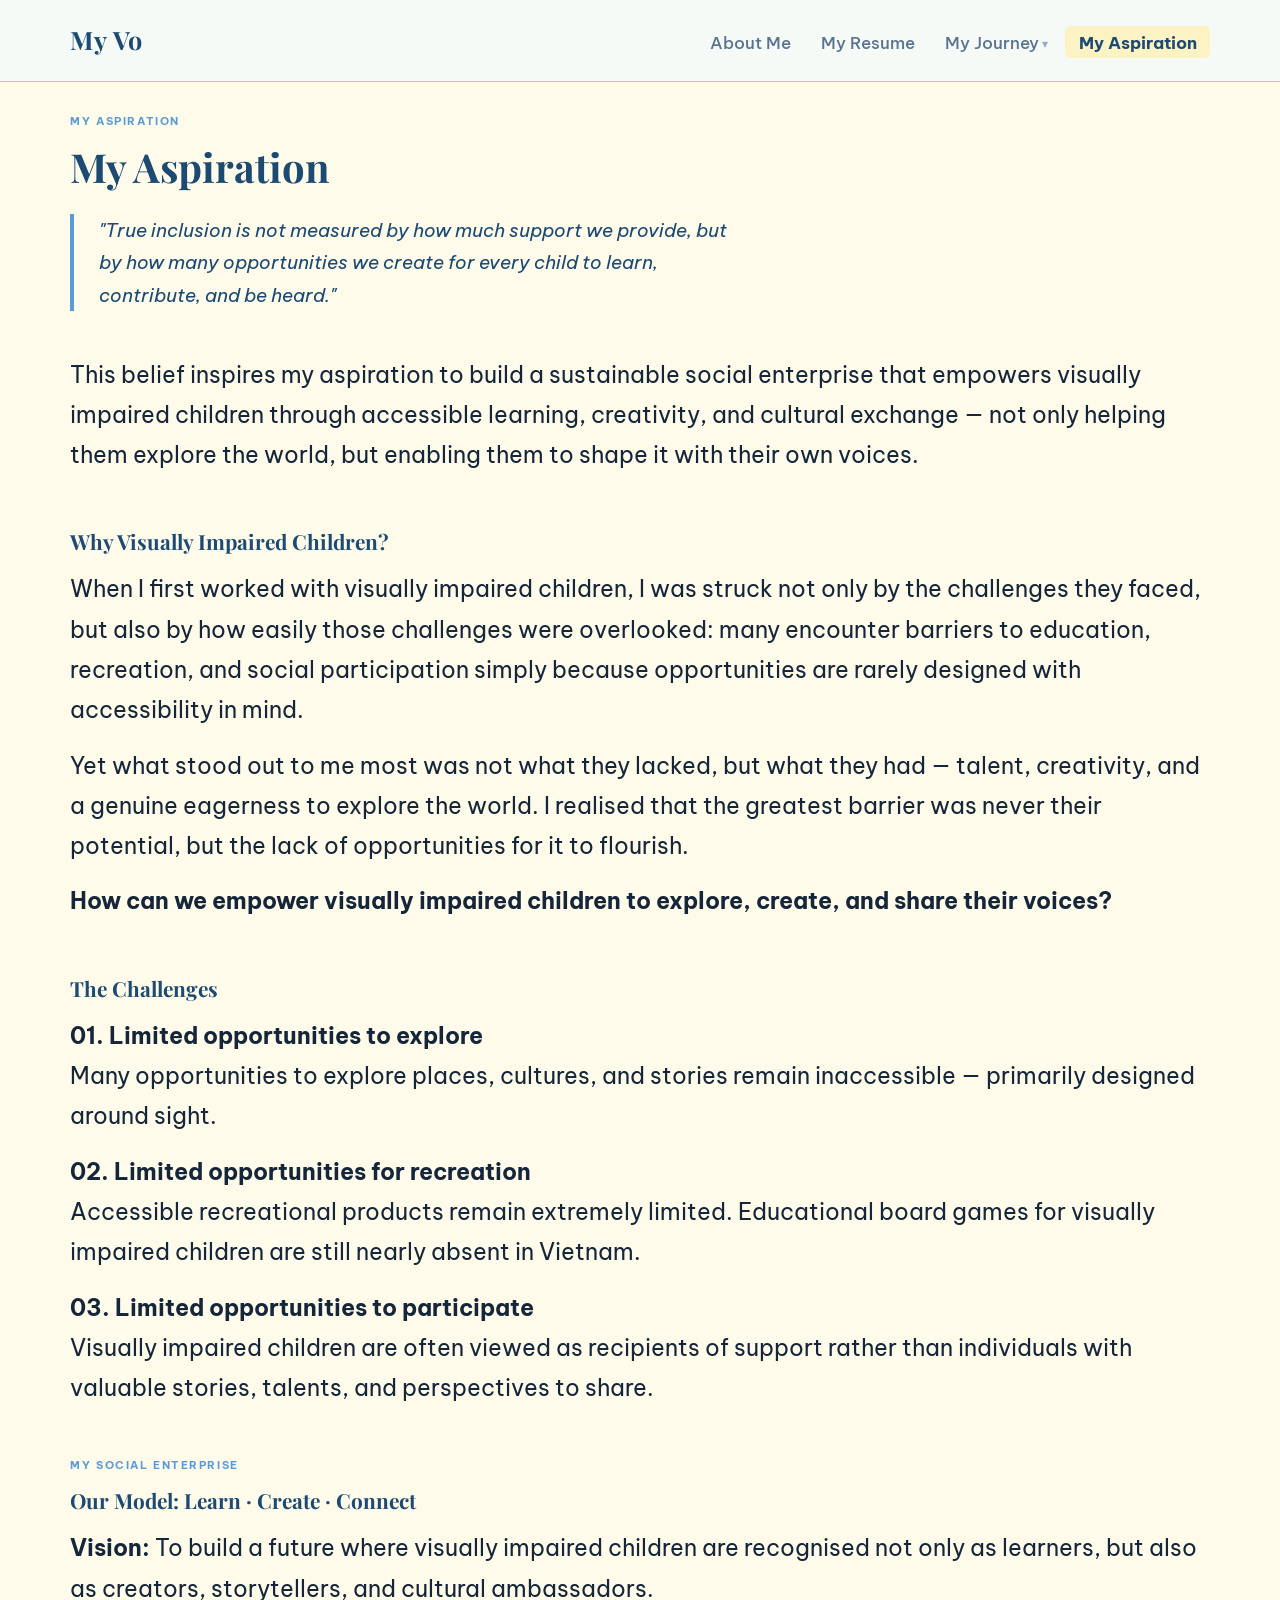
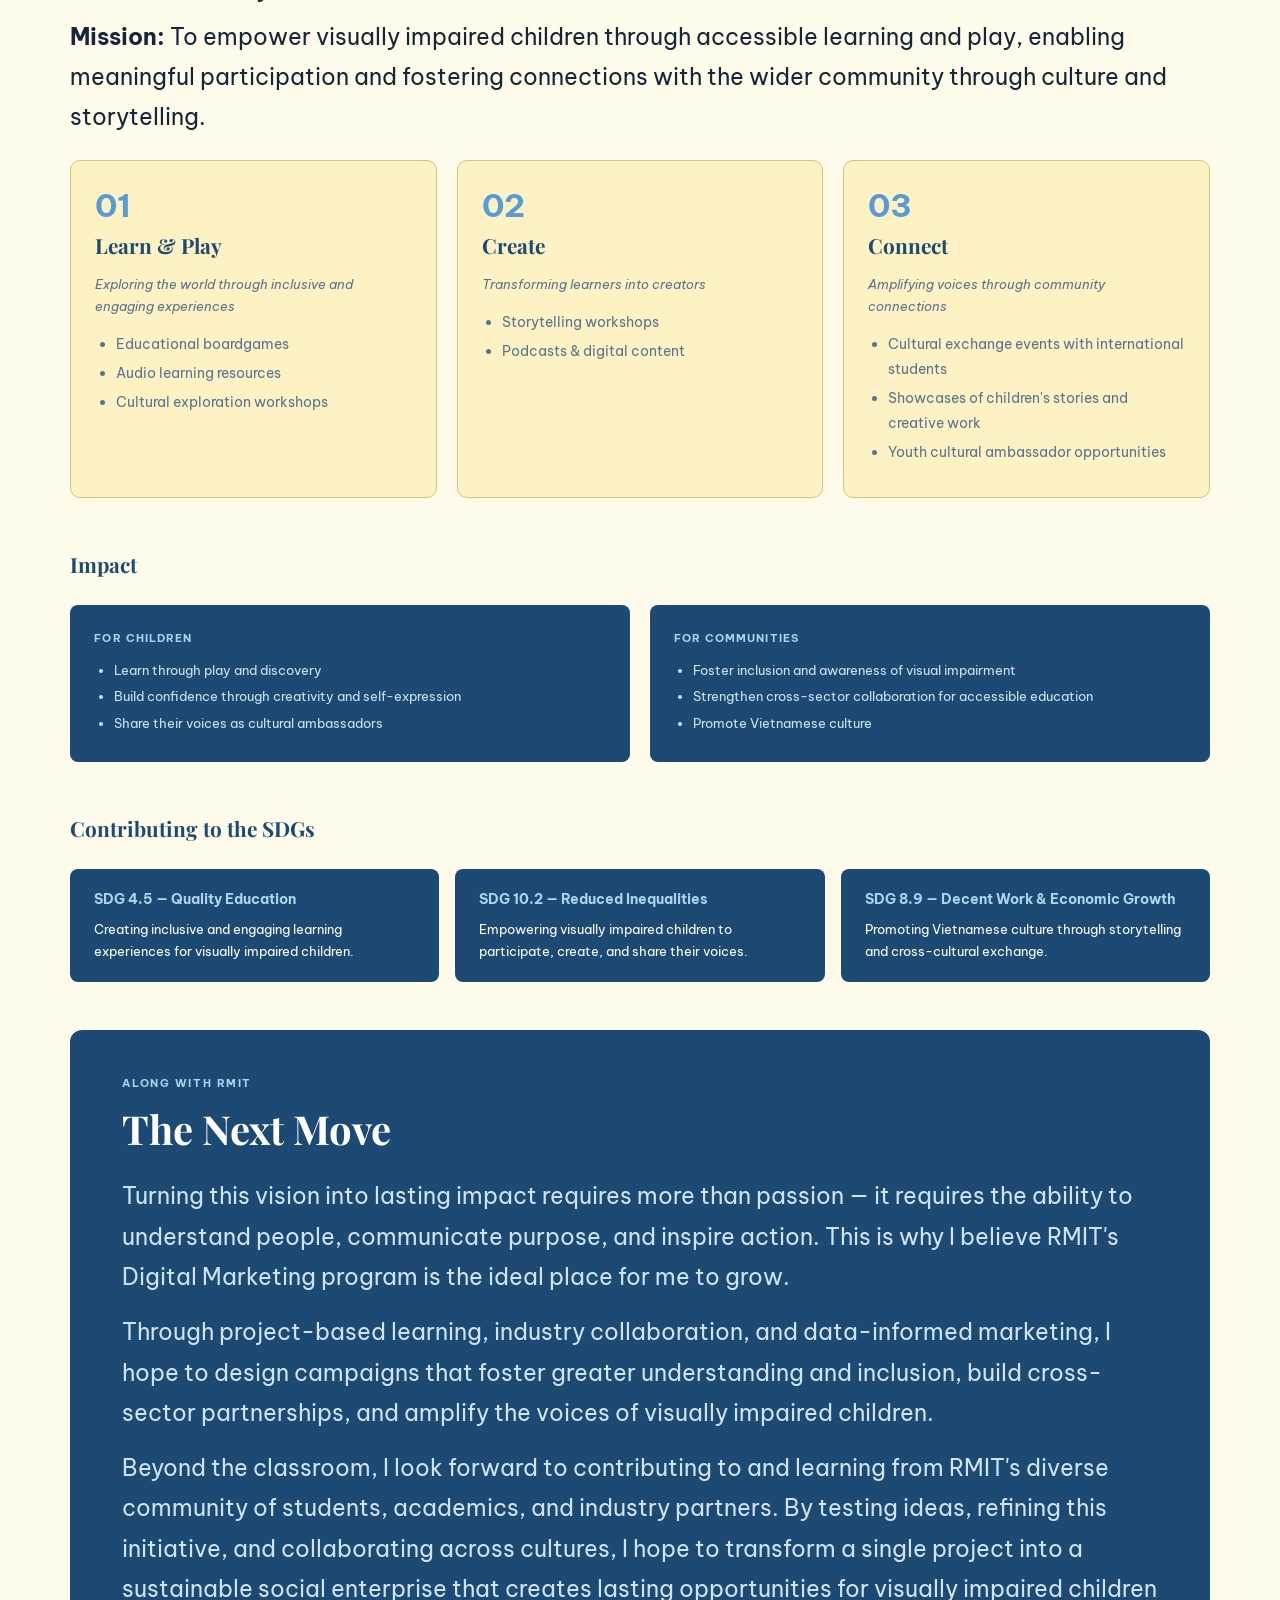
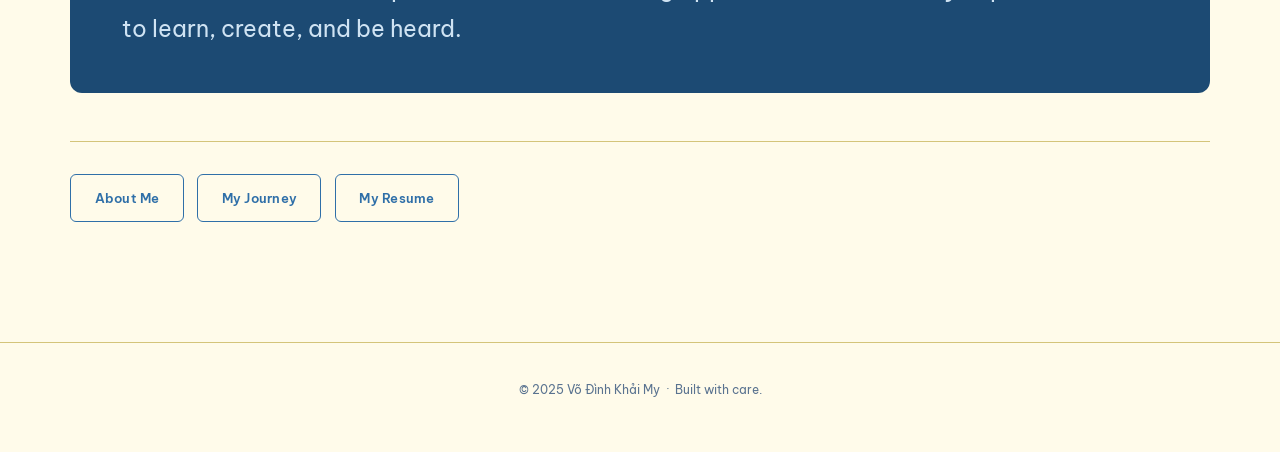
<file: aspiration.html>
<!DOCTYPE html>
<html lang="en">
<head>
  <meta charset="UTF-8">
  <meta name="viewport" content="width=device-width, initial-scale=1.0">
  <title>My Vo — My Aspiration</title>
  <link rel="preconnect" href="https://fonts.googleapis.com">
  <link href="https://fonts.googleapis.com/css2?family=Be+Vietnam+Pro:ital,wght@0,300;0,400;0,500;0,600;0,700;0,800;1,300;1,400;1,500;1,600&family=Playfair+Display:ital,wght@0,400;0,600;0,700;1,400;1,600&display=swap" rel="stylesheet">
  <link rel="stylesheet" href="style.css">
</head>
<body>

<nav>
  <div class="nav-inner">
    <a class="nav-brand" href="index.html">My Vo</a>
    <div class="hamburger" onclick="toggleNav()" aria-label="Menu">
      <span></span><span></span><span></span>
    </div>
    <ul class="nav-links" id="navLinks">
      <li><a href="index.html"                     >About Me</a></li>
      <li><a href="projects.html"                  >My Resume</a></li>
      <li class="nav-dropdown">
        <a href="journey.html">My Journey</a>
        <ul class="dropdown-menu">
          <li><a href="pawn.html">♟ Pawn · Academic</a></li>
          <li><a href="knight.html">♞ Knight · Research</a></li>
          <li><a href="bishop.html">♝ Bishop · Communication</a></li>
          <li><a href="rook.html">♜ Rook · Leadership</a></li>
          <li><a href="queen.html">♛ Queen · Impact</a></li>
        </ul>
      </li>
      <li><a href="aspiration.html"  class="active">My Aspiration</a></li>
    </ul>
  </div>
</nav>

<div class="page">
  <span class="label">My Aspiration</span>
  <h2>My Aspiration</h2>

  <p class="asp-quote">
    "True inclusion is not measured by how much support we provide, but by how many
    opportunities we create for every child to learn, contribute, and be heard."
  </p>

  <p>This belief inspires my aspiration to build a sustainable social enterprise that
  empowers visually impaired children through accessible learning, creativity, and
  cultural exchange — not only helping them explore the world, but enabling them to
  shape it with their own voices.</p>

  <div class="story-block" style="margin-top:3rem;">
    <h3>Why Visually Impaired Children?</h3>
    <p>When I first worked with visually impaired children, I was struck not only by the
    challenges they faced, but also by how easily those challenges were overlooked: many
    encounter barriers to education, recreation, and social participation simply because
    opportunities are rarely designed with accessibility in mind.</p>
    <p>Yet what stood out to me most was not what they lacked, but what they had — talent,
    creativity, and a genuine eagerness to explore the world. I realised that the greatest
    barrier was never their potential, but the lack of opportunities for it to flourish.</p>
    <p><strong>How can we empower visually impaired children to explore, create, and share
    their voices?</strong></p>
  </div>

  <div class="story-block">
    <h3>The Challenges</h3>
    <p><strong>01. Limited opportunities to explore</strong><br>
    Many opportunities to explore places, cultures, and stories remain inaccessible —
    primarily designed around sight.</p>
    <p><strong>02. Limited opportunities for recreation</strong><br>
    Accessible recreational products remain extremely limited. Educational board games for
    visually impaired children are still nearly absent in Vietnam.</p>
    <p><strong>03. Limited opportunities to participate</strong><br>
    Visually impaired children are often viewed as recipients of support rather than
    individuals with valuable stories, talents, and perspectives to share.</p>
  </div>

  <div class="story-block">
    <span class="label">My Social Enterprise</span>
    <h3>Our Model: Learn · Create · Connect</h3>
    <p style="margin-bottom:.5rem;"><strong>Vision:</strong> To build a future where visually
    impaired children are recognised not only as learners, but also as creators,
    storytellers, and cultural ambassadors.</p>
    <p><strong>Mission:</strong> To empower visually impaired children through accessible
    learning and play, enabling meaningful participation and fostering connections with the
    wider community through culture and storytelling.</p>

    <div class="model-cards">
      <div class="model-card">
        <div class="model-num">01</div>
        <h3>Learn &amp; Play</h3>
        <p class="model-sub">Exploring the world through inclusive and engaging experiences</p>
        <ul class="bullets">
          <li>Educational boardgames</li>
          <li>Audio learning resources</li>
          <li>Cultural exploration workshops</li>
        </ul>
      </div>
      <div class="model-card">
        <div class="model-num">02</div>
        <h3>Create</h3>
        <p class="model-sub">Transforming learners into creators</p>
        <ul class="bullets">
          <li>Storytelling workshops</li>
          <li>Podcasts &amp; digital content</li>
        </ul>
      </div>
      <div class="model-card">
        <div class="model-num">03</div>
        <h3>Connect</h3>
        <p class="model-sub">Amplifying voices through community connections</p>
        <ul class="bullets">
          <li>Cultural exchange events with international students</li>
          <li>Showcases of children's stories and creative work</li>
          <li>Youth cultural ambassador opportunities</li>
        </ul>
      </div>
    </div>
  </div>

  <div class="story-block">
    <h3>Impact</h3>
    <div class="impact-grid">
      <div class="impact-card">
        <h4>For Children</h4>
        <ul>
          <li>Learn through play and discovery</li>
          <li>Build confidence through creativity and self-expression</li>
          <li>Share their voices as cultural ambassadors</li>
        </ul>
      </div>
      <div class="impact-card">
        <h4>For Communities</h4>
        <ul>
          <li>Foster inclusion and awareness of visual impairment</li>
          <li>Strengthen cross-sector collaboration for accessible education</li>
          <li>Promote Vietnamese culture</li>
        </ul>
      </div>
    </div>
  </div>

  <div class="story-block">
    <h3>Contributing to the SDGs</h3>
    <div class="sdg-row">
      <div class="sdg-card">
        <strong>SDG 4.5 — Quality Education</strong>
        Creating inclusive and engaging learning experiences for visually impaired children.
      </div>
      <div class="sdg-card">
        <strong>SDG 10.2 — Reduced Inequalities</strong>
        Empowering visually impaired children to participate, create, and share their voices.
      </div>
      <div class="sdg-card">
        <strong>SDG 8.9 — Decent Work &amp; Economic Growth</strong>
        Promoting Vietnamese culture through storytelling and cross-cultural exchange.
      </div>
    </div>
  </div>

  <div class="rmit-box">
    <span class="label">Along with RMIT</span>
    <h2>The Next Move</h2>
    <p>Turning this vision into lasting impact requires more than passion — it requires
    the ability to understand people, communicate purpose, and inspire action. This is why
    I believe RMIT's Digital Marketing program is the ideal place for me to grow.</p>
    <p>Through project-based learning, industry collaboration, and data-informed marketing,
    I hope to design campaigns that foster greater understanding and inclusion, build
    cross-sector partnerships, and amplify the voices of visually impaired children.</p>
    <p>Beyond the classroom, I look forward to contributing to and learning from RMIT's
    diverse community of students, academics, and industry partners. By testing ideas,
    refining this initiative, and collaborating across cultures, I hope to transform a
    single project into a sustainable social enterprise that creates lasting opportunities
    for visually impaired children to learn, create, and be heard.</p>
  </div>

  <div style="margin-top:3rem; padding-top:2rem; border-top:1px solid var(--border);">
    <div class="btn-row">
      <a href="index.html"   class="btn btn-outline">About Me</a>
      <a href="journey.html" class="btn btn-outline">My Journey</a>
      <a href="projects.html" class="btn btn-outline">My Resume</a>
    </div>
  </div>
</div>

<footer>
  <p>© 2025 Võ Đình Khải My &nbsp;·&nbsp; Built with care.</p>
</footer>

<script>
  function toggleNav() { document.getElementById('navLinks').classList.toggle('open'); }
</script>
</body>
</html>
</file>
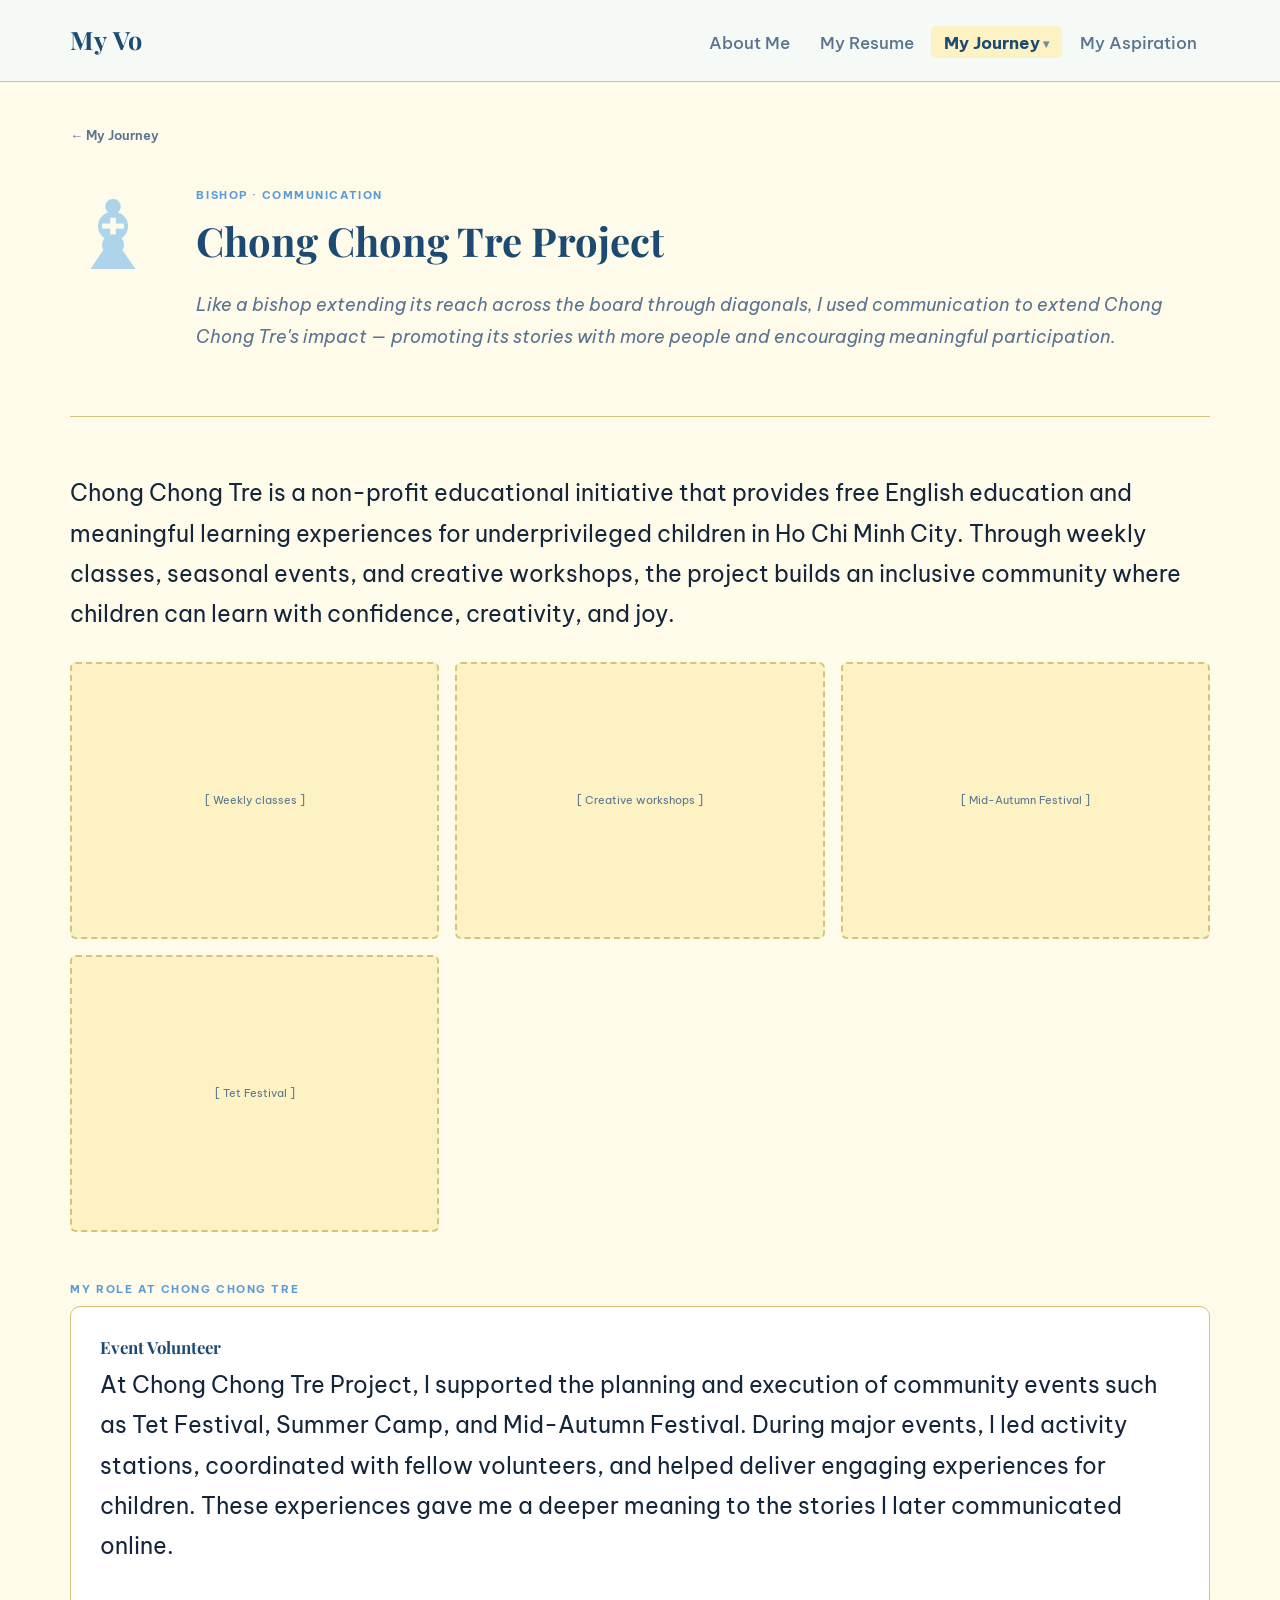
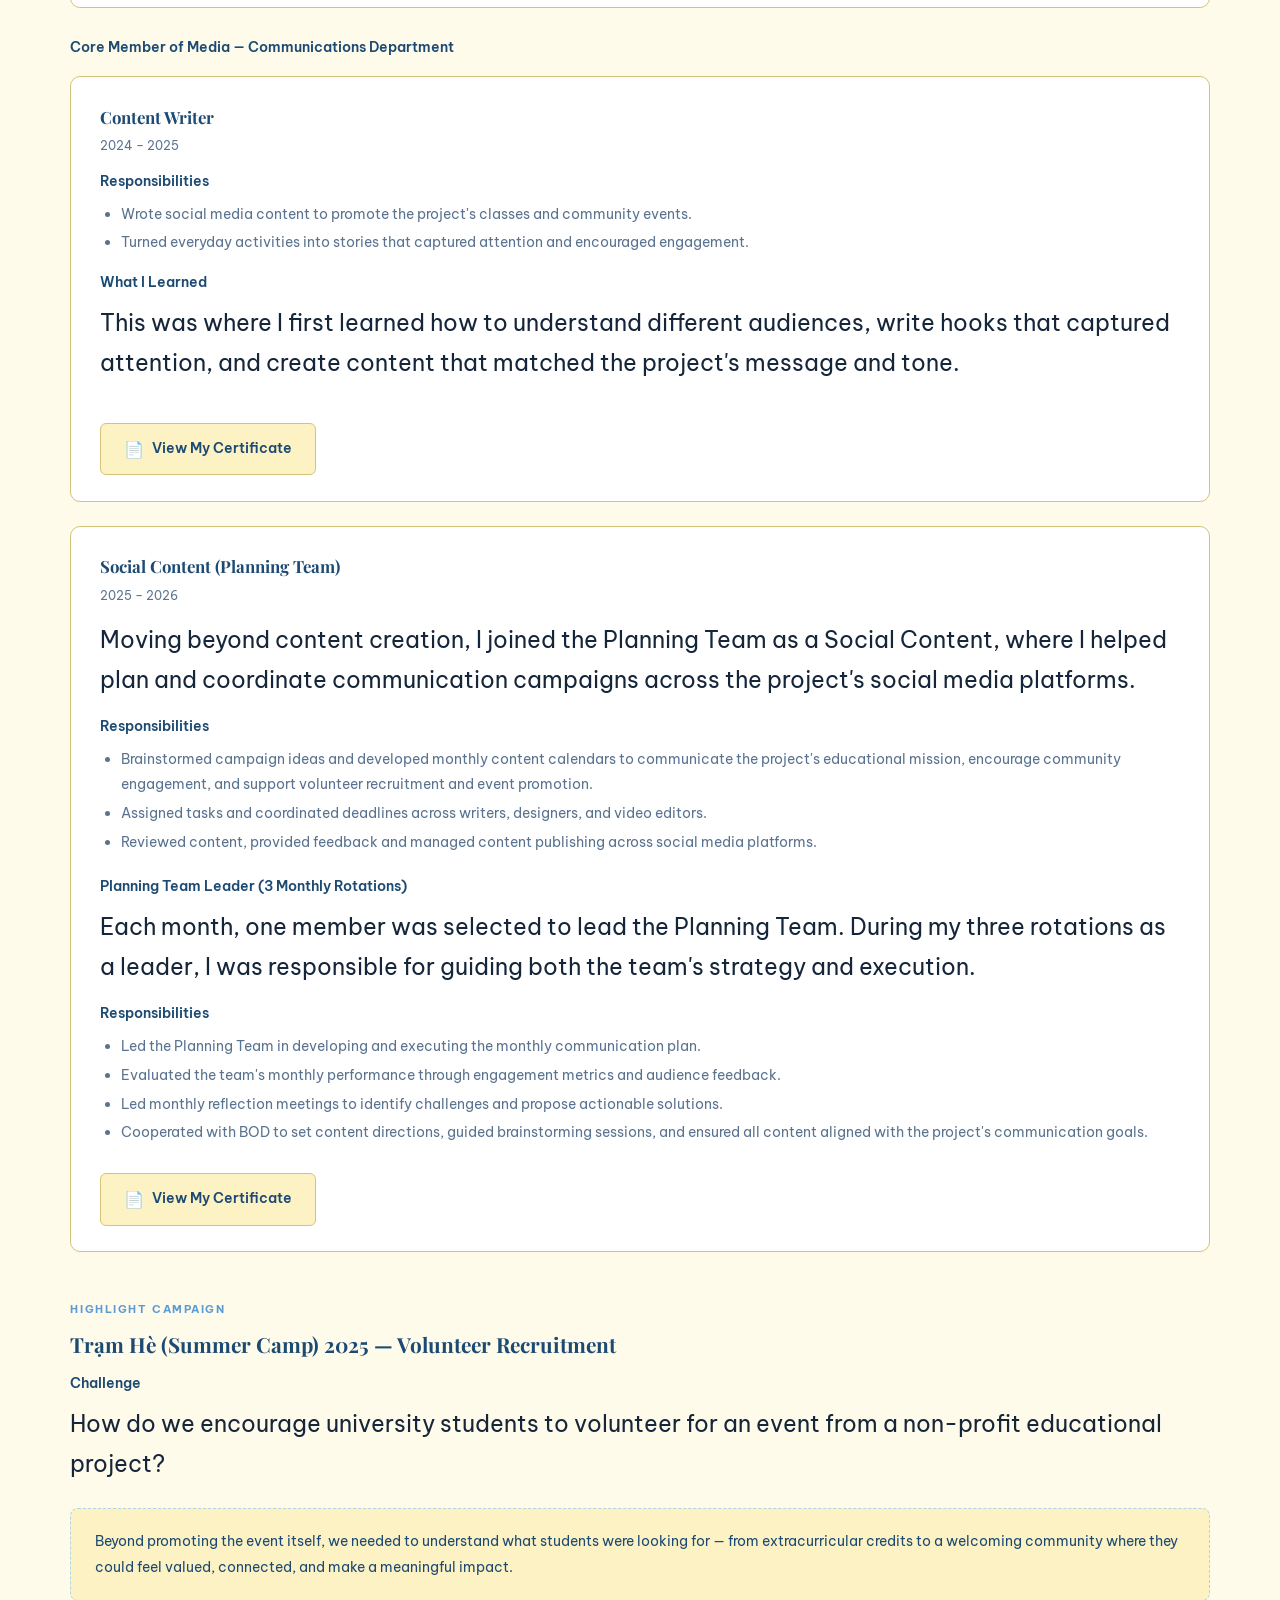
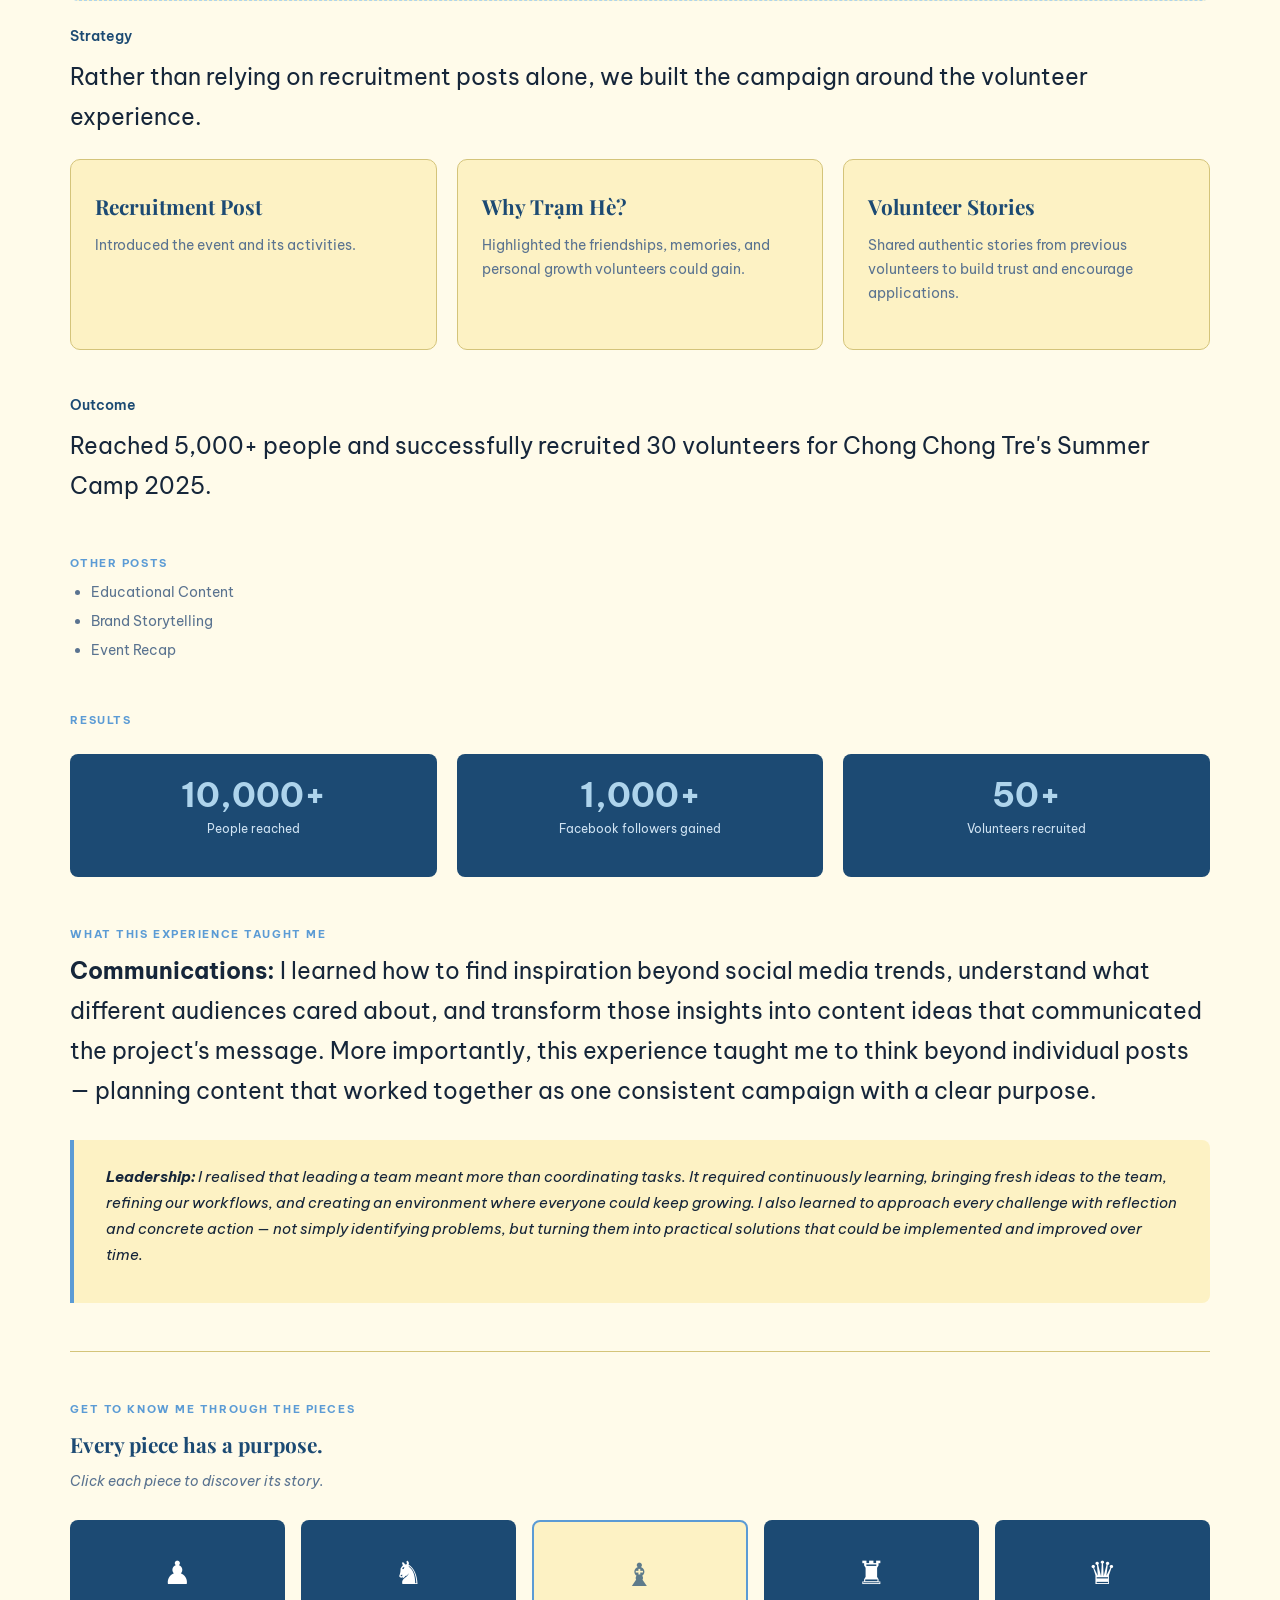
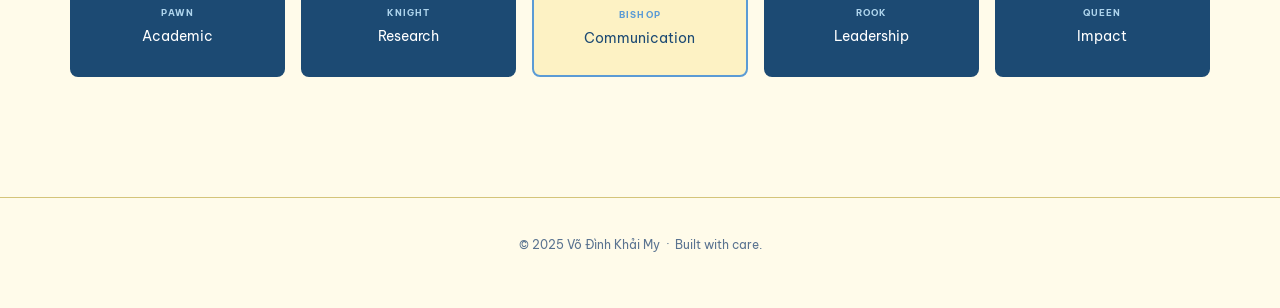
<file: bishop.html>
<!DOCTYPE html>
<html lang="en">
<head>
  <meta charset="UTF-8">
  <meta name="viewport" content="width=device-width, initial-scale=1.0">
  <title>My Vo — Bishop · Communication</title>
  <link rel="preconnect" href="https://fonts.googleapis.com">
  <link href="https://fonts.googleapis.com/css2?family=Be+Vietnam+Pro:ital,wght@0,300;0,400;0,500;0,600;0,700;0,800;1,300;1,400;1,500;1,600&family=Playfair+Display:ital,wght@0,400;0,600;0,700;1,400;1,600&display=swap" rel="stylesheet">
  <link rel="stylesheet" href="style.css">
</head>
<body>

<nav>
  <div class="nav-inner">
    <a class="nav-brand" href="index.html">My Vo</a>
    <div class="hamburger" onclick="toggleNav()" aria-label="Menu">
      <span></span><span></span><span></span>
    </div>
    <ul class="nav-links" id="navLinks">
      <li><a href="index.html"                     >About Me</a></li>
      <li><a href="projects.html"                  >My Resume</a></li>
      <li class="nav-dropdown">
        <a href="journey.html" class="active">My Journey</a>
        <ul class="dropdown-menu">
          <li><a href="pawn.html">♟ Pawn · Academic</a></li>
          <li><a href="knight.html">♞ Knight · Research</a></li>
          <li><a href="bishop.html">♝ Bishop · Communication</a></li>
          <li><a href="rook.html">♜ Rook · Leadership</a></li>
          <li><a href="queen.html">♛ Queen · Impact</a></li>
        </ul>
      </li>
      <li><a href="aspiration.html"                >My Aspiration</a></li>
    </ul>
  </div>
</nav>

<div class="page">

  <a href="journey.html" class="back-link">← My Journey</a>

  <!-- HERO -->
  <div class="piece-hero">
    <div class="piece-icon-wrap">♝</div>
    <div>
      <span class="label">Bishop · Communication</span>
      <h2>Chong Chong Tre Project</h2>
      <p class="piece-intro-text">
        Like a bishop extending its reach across the board through diagonals, I used
        communication to extend Chong Chong Tre's impact — promoting its stories
        with more people and encouraging meaningful participation.
      </p>
    </div>
  </div>

  <!-- INTRO -->
  <div class="story-block">
    <p>Chong Chong Tre is a non-profit educational initiative that provides free
    English education and meaningful learning experiences for underprivileged
    children in Ho Chi Minh City. Through weekly classes, seasonal events, and
    creative workshops, the project builds an inclusive community where children can
    learn with confidence, creativity, and joy.</p>

    <div class="photos-strip">
      <div class="photo-box">[ Weekly classes ]</div>
      <div class="photo-box">[ Creative workshops ]</div>
      <div class="photo-box">[ Mid-Autumn Festival ]</div>
      <div class="photo-box">[ Tet Festival ]</div>
    </div>
  </div>

  <!-- MY ROLE -->
  <div class="story-block">
    <span class="label">My Role at Chong Chong Tre</span>

    <div class="event-block">
      <h4>Event Volunteer</h4>
      <p>At Chong Chong Tre Project, I supported the planning and execution of
      community events such as Tet Festival, Summer Camp, and Mid-Autumn Festival.
      During major events, I led activity stations, coordinated with fellow
      volunteers, and helped deliver engaging experiences for children. These
      experiences gave me a deeper meaning to the stories I later communicated
      online.</p>
    </div>

    <p style="font-weight:600; color:var(--green-dark); font-size:.85rem; margin:1.75rem 0 1rem;">Core Member of Media — Communications Department</p>

    <div class="event-block">
      <h4>Content Writer</h4>
      <p class="event-sub">2024 – 2025</p>
      <p style="font-weight:600; color:var(--green-dark); font-size:.85rem; margin-bottom:.5rem;">Responsibilities</p>
      <ul class="bullets">
        <li>Wrote social media content to promote the project's classes and community events.</li>
        <li>Turned everyday activities into stories that captured attention and encouraged engagement.</li>
      </ul>
      <p style="font-weight:600; color:var(--green-dark); font-size:.85rem; margin:1rem 0 .5rem;">What I Learned</p>
      <p>This was where I first learned how to understand different audiences, write
      hooks that captured attention, and create content that matched the project's
      message and tone.</p>
      <a href="#" class="research-link">
        <span class="rook-icon">📄</span>
        View My Certificate
      </a>
    </div>

    <div class="event-block">
      <h4>Social Content (Planning Team)</h4>
      <p class="event-sub">2025 – 2026</p>
      <p>Moving beyond content creation, I joined the Planning Team as a Social
      Content, where I helped plan and coordinate communication campaigns across the
      project's social media platforms.</p>
      <p style="font-weight:600; color:var(--green-dark); font-size:.85rem; margin-bottom:.5rem;">Responsibilities</p>
      <ul class="bullets">
        <li>Brainstormed campaign ideas and developed monthly content calendars to communicate the project's educational mission, encourage community engagement, and support volunteer recruitment and event promotion.</li>
        <li>Assigned tasks and coordinated deadlines across writers, designers, and video editors.</li>
        <li>Reviewed content, provided feedback and managed content publishing across social media platforms.</li>
      </ul>

      <p style="font-weight:600; color:var(--green-dark); font-size:.85rem; margin:1.25rem 0 .5rem;">Planning Team Leader (3 Monthly Rotations)</p>
      <p>Each month, one member was selected to lead the Planning Team. During my
      three rotations as a leader, I was responsible for guiding both the team's
      strategy and execution.</p>
      <p style="font-weight:600; color:var(--green-dark); font-size:.85rem; margin-bottom:.5rem;">Responsibilities</p>
      <ul class="bullets">
        <li>Led the Planning Team in developing and executing the monthly communication plan.</li>
        <li>Evaluated the team's monthly performance through engagement metrics and audience feedback.</li>
        <li>Led monthly reflection meetings to identify challenges and propose actionable solutions.</li>
        <li>Cooperated with BOD to set content directions, guided brainstorming sessions, and ensured all content aligned with the project's communication goals.</li>
      </ul>
      <a href="#" class="research-link">
        <span class="rook-icon">📄</span>
        View My Certificate
      </a>
    </div>
  </div>

  <!-- HIGHLIGHT CAMPAIGN -->
  <div class="story-block">
    <span class="label">Highlight Campaign</span>
    <h3>Trạm Hè (Summer Camp) 2025 — Volunteer Recruitment</h3>

    <p style="font-weight:600; color:var(--green-dark); font-size:.85rem; margin-bottom:.5rem;">Challenge</p>
    <p>How do we encourage university students to volunteer for an event from a
    non-profit educational project?</p>
    <div class="insight-box">
      Beyond promoting the event itself, we needed to understand what students were
      looking for — from extracurricular credits to a welcoming community where they
      could feel valued, connected, and make a meaningful impact.
    </div>

    <p style="font-weight:600; color:var(--green-dark); font-size:.85rem; margin:1.5rem 0 .5rem;">Strategy</p>
    <p>Rather than relying on recruitment posts alone, we built the campaign around
    the volunteer experience.</p>

    <div class="model-cards">
      <div class="model-card">
        <h3>Recruitment Post</h3>
        <p style="font-size:.85rem; color:var(--muted);">Introduced the event and its activities.</p>
      </div>
      <div class="model-card">
        <h3>Why Trạm Hè?</h3>
        <p style="font-size:.85rem; color:var(--muted);">Highlighted the friendships, memories, and personal growth volunteers could gain.</p>
      </div>
      <div class="model-card">
        <h3>Volunteer Stories</h3>
        <p style="font-size:.85rem; color:var(--muted);">Shared authentic stories from previous volunteers to build trust and encourage applications.</p>
      </div>
    </div>

    <p style="font-weight:600; color:var(--green-dark); font-size:.85rem; margin-bottom:.5rem;">Outcome</p>
    <p>Reached 5,000+ people and successfully recruited 30 volunteers for Chong
    Chong Tre's Summer Camp 2025.</p>
  </div>

  <!-- OTHER POSTS -->
  <div class="story-block">
    <span class="label">Other Posts</span>
    <ul class="bullets">
      <li>Educational Content</li>
      <li>Brand Storytelling</li>
      <li>Event Recap</li>
    </ul>
  </div>

  <!-- RESULTS -->
  <div class="story-block">
    <span class="label">Results</span>
    <div class="outcome-stats">
      <div class="outcome-stat">
        <p class="outcome-pct">10,000+</p>
        <p class="outcome-desc">People reached</p>
      </div>
      <div class="outcome-stat">
        <p class="outcome-pct">1,000+</p>
        <p class="outcome-desc">Facebook followers gained</p>
      </div>
      <div class="outcome-stat">
        <p class="outcome-pct">50+</p>
        <p class="outcome-desc">Volunteers recruited</p>
      </div>
    </div>
  </div>

  <!-- REFLECTION -->
  <div class="story-block">
    <span class="label">What This Experience Taught Me</span>
    <p><strong>Communications:</strong> I learned how to find inspiration beyond
    social media trends, understand what different audiences cared about, and
    transform those insights into content ideas that communicated the project's
    message. More importantly, this experience taught me to think beyond individual
    posts — planning content that worked together as one consistent campaign with a
    clear purpose.</p>

    <blockquote>
      <p><strong>Leadership:</strong> I realised that leading a team meant more than
      coordinating tasks. It required continuously learning, bringing fresh ideas to
      the team, refining our workflows, and creating an environment where everyone
      could keep growing. I also learned to approach every challenge with reflection
      and concrete action — not simply identifying problems, but turning them into
      practical solutions that could be implemented and improved over time.</p>
    </blockquote>
  </div>

  <!-- PIECES NAV -->
  <div class="pieces-nav">
    <span class="label">Get to Know Me Through the Pieces</span>
    <h3>Every piece has a purpose.</h3>
    <p class="pieces-hint">Click each piece to discover its story.</p>
    <div class="pieces-grid">
      <a href="pawn.html" class="piece-card">
        <span class="piece-symbol">♟</span>
        <span class="piece-name">Pawn</span>
        <span class="piece-trait">Academic</span>
      </a>
      <a href="knight.html" class="piece-card">
        <span class="piece-symbol">♞</span>
        <span class="piece-name">Knight</span>
        <span class="piece-trait">Research</span>
      </a>
      <a href="bishop.html" class="piece-card active">
        <span class="piece-symbol">♝</span>
        <span class="piece-name">Bishop</span>
        <span class="piece-trait">Communication</span>
      </a>
      <a href="rook.html" class="piece-card">
        <span class="piece-symbol">♜</span>
        <span class="piece-name">Rook</span>
        <span class="piece-trait">Leadership</span>
      </a>
      <a href="queen.html" class="piece-card">
        <span class="piece-symbol">♛</span>
        <span class="piece-name">Queen</span>
        <span class="piece-trait">Impact</span>
      </a>
    </div>
  </div>

</div>

<footer>
  <p>© 2025 Võ Đình Khải My &nbsp;·&nbsp; Built with care.</p>
</footer>

<script>
  function toggleNav() { document.getElementById('navLinks').classList.toggle('open'); }
</script>
</body>
</html>
</file>
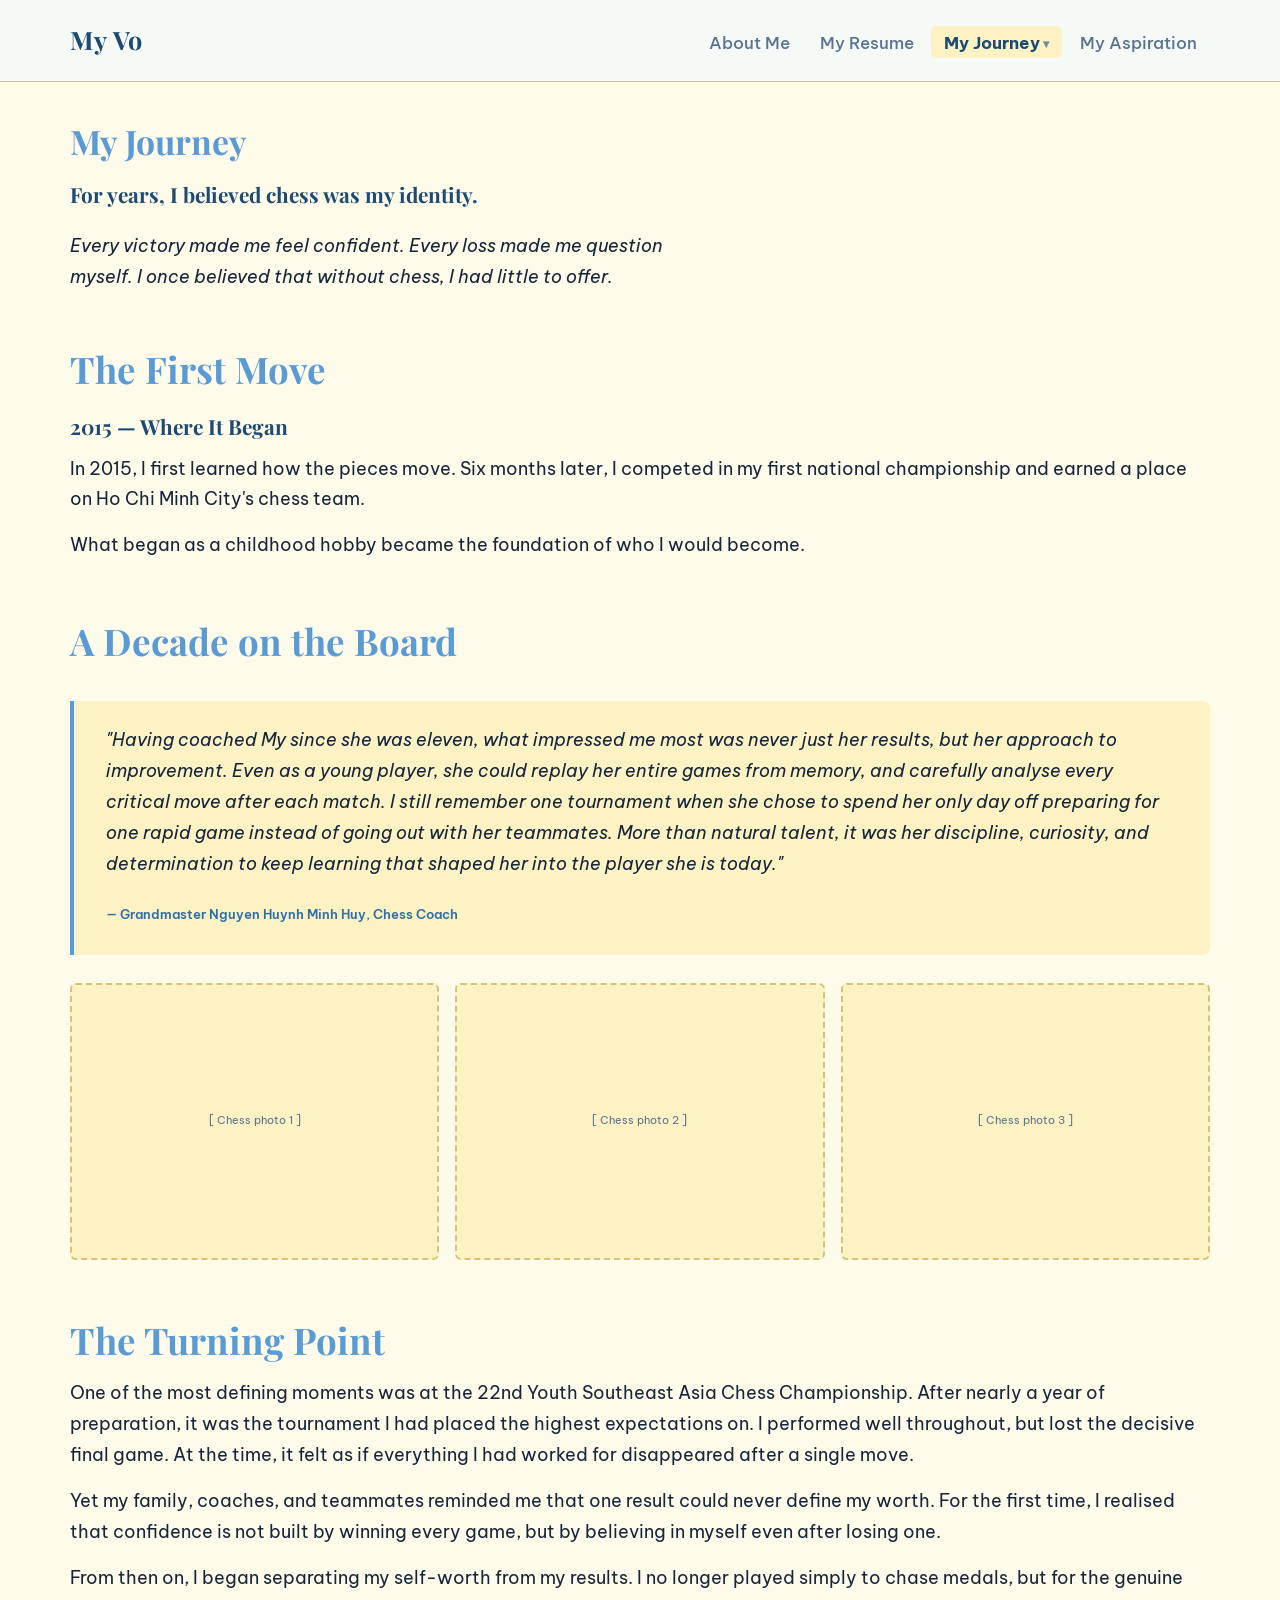
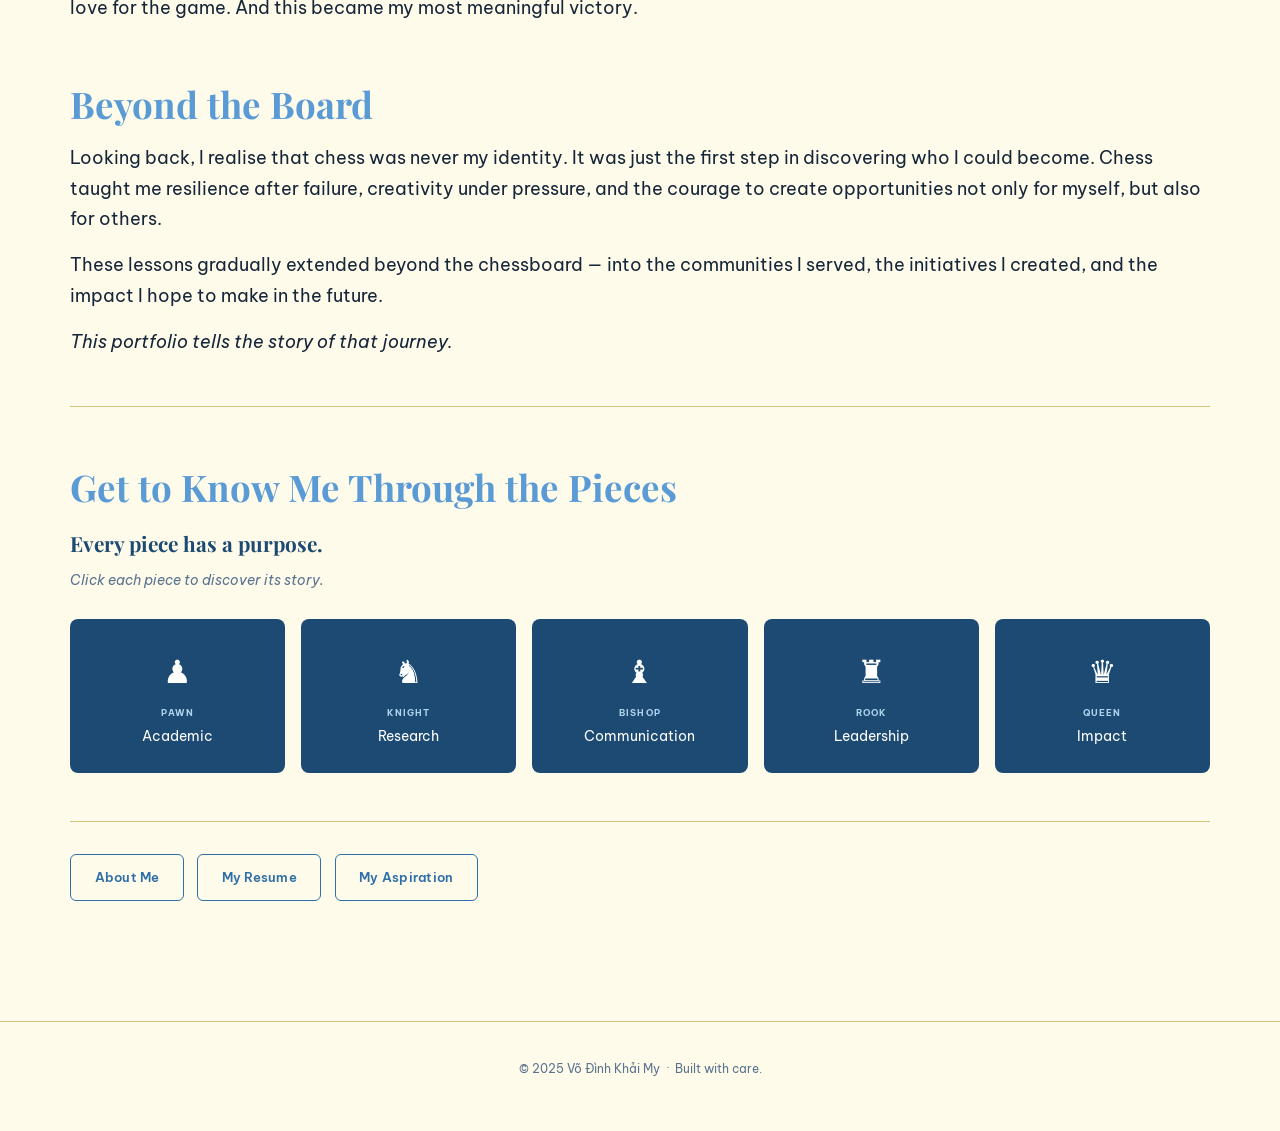
<file: journey.html>
<!DOCTYPE html>
<html lang="en">
<head>
  <meta charset="UTF-8">
  <meta name="viewport" content="width=device-width, initial-scale=1.0">
  <title>My Vo — My Journey</title>
  <link rel="preconnect" href="https://fonts.googleapis.com">
  <link href="https://fonts.googleapis.com/css2?family=Be+Vietnam+Pro:ital,wght@0,300;0,400;0,500;0,600;0,700;0,800;1,300;1,400;1,500;1,600&family=Playfair+Display:ital,wght@0,400;0,600;0,700;1,400;1,600&display=swap" rel="stylesheet">
  <link rel="stylesheet" href="style.css">
</head>
<body>

<nav>
  <div class="nav-inner">
    <a class="nav-brand" href="index.html">My Vo</a>
    <div class="hamburger" onclick="toggleNav()" aria-label="Menu">
      <span></span><span></span><span></span>
    </div>
    <ul class="nav-links" id="navLinks">
      <li><a href="index.html"                     >About Me</a></li>
      <li><a href="projects.html"                  >My Resume</a></li>
      <li class="nav-dropdown">
        <a href="journey.html" class="active">My Journey</a>
        <ul class="dropdown-menu">
          <li><a href="pawn.html">♟ Pawn · Academic</a></li>
          <li><a href="knight.html">♞ Knight · Research</a></li>
          <li><a href="bishop.html">♝ Bishop · Communication</a></li>
          <li><a href="rook.html">♜ Rook · Leadership</a></li>
          <li><a href="queen.html">♛ Queen · Impact</a></li>
        </ul>
      </li>
      <li><a href="aspiration.html"                >My Aspiration</a></li>
    </ul>
  </div>
</nav>

<div class="page journey-page">
  <span class="label">My Journey</span>
  <h2>For years, I believed chess was my identity.</h2>
  <p class="story-intro">
    Every victory made me feel confident. Every loss made me question myself.
    I once believed that without chess, I had little to offer.
  </p>

  <div class="story-block">
    <span class="label">The First Move</span>
    <h3>2015 — Where It Began</h3>
    <p>In 2015, I first learned how the pieces move. Six months later, I competed in my
    first national championship and earned a place on Ho Chi Minh City's chess team.</p>
    <p>What began as a childhood hobby became the foundation of who I would become.</p>
  </div>

  <div class="story-block">
    <span class="label">A Decade on the Board</span>
    <blockquote>
      <p>"Having coached My since she was eleven, what impressed me most was never just her
      results, but her approach to improvement. Even as a young player, she could replay her
      entire games from memory, and carefully analyse every critical move after each match.
      I still remember one tournament when she chose to spend her only day off preparing for
      one rapid game instead of going out with her teammates. More than natural talent, it
      was her discipline, curiosity, and determination to keep learning that shaped her into
      the player she is today."</p>
      <cite>— Grandmaster Nguyen Huynh Minh Huy, Chess Coach</cite>
    </blockquote>

    <!-- Add your chess competition photos: replace photo-box divs with <img> tags -->
    <div class="photos-strip">
      <div class="photo-box">[ Chess photo 1 ]</div>
      <div class="photo-box">[ Chess photo 2 ]</div>
      <div class="photo-box">[ Chess photo 3 ]</div>
    </div>
  </div>

  <div class="story-block">
    <span class="label">The Turning Point</span>
    <p>One of the most defining moments was at the 22nd Youth Southeast Asia Chess
    Championship. After nearly a year of preparation, it was the tournament I had placed
    the highest expectations on. I performed well throughout, but lost the decisive final
    game. At the time, it felt as if everything I had worked for disappeared after a
    single move.</p>
    <p>Yet my family, coaches, and teammates reminded me that one result could never define
    my worth. For the first time, I realised that confidence is not built by winning every
    game, but by believing in myself even after losing one.</p>
    <p>From then on, I began separating my self-worth from my results. I no longer played
    simply to chase medals, but for the genuine love for the game. And this became my
    most meaningful victory.</p>
  </div>

  <div class="story-block">
    <span class="label">Beyond the Board</span>
    <p>Looking back, I realise that chess was never my identity. It was just the first step
    in discovering who I could become. Chess taught me resilience after failure, creativity
    under pressure, and the courage to create opportunities not only for myself, but also
    for others.</p>
    <p>These lessons gradually extended beyond the chessboard — into the communities I
    served, the initiatives I created, and the impact I hope to make in the future.</p>
    <p><em>This portfolio tells the story of that journey.</em></p>
  </div>

  <!-- PIECES NAV — bottom of page, clickable -->
  <div class="pieces-nav">
    <span class="label">Get to Know Me Through the Pieces</span>
    <h3>Every piece has a purpose.</h3>
    <p class="pieces-hint">Click each piece to discover its story.</p>
    <div class="pieces-grid">
      <a href="pawn.html" class="piece-card">
        <span class="piece-symbol">♟</span>
        <span class="piece-name">Pawn</span>
        <span class="piece-trait">Academic</span>
      </a>
      <a href="knight.html" class="piece-card">
        <span class="piece-symbol">♞</span>
        <span class="piece-name">Knight</span>
        <span class="piece-trait">Research</span>
      </a>
      <a href="bishop.html" class="piece-card">
        <span class="piece-symbol">♝</span>
        <span class="piece-name">Bishop</span>
        <span class="piece-trait">Communication</span>
      </a>
      <a href="rook.html" class="piece-card">
        <span class="piece-symbol">♜</span>
        <span class="piece-name">Rook</span>
        <span class="piece-trait">Leadership</span>
      </a>
      <a href="queen.html" class="piece-card">
        <span class="piece-symbol">♛</span>
        <span class="piece-name">Queen</span>
        <span class="piece-trait">Impact</span>
      </a>
    </div>
  </div>

  <div style="margin-top:3rem; padding-top:2rem; border-top:1px solid var(--border);">
    <div class="btn-row">
      <a href="index.html"      class="btn btn-outline">About Me</a>
      <a href="projects.html"   class="btn btn-outline">My Resume</a>
      <a href="aspiration.html" class="btn btn-outline">My Aspiration</a>
    </div>
  </div>
</div>

<footer>
  <p>© 2025 Võ Đình Khải My &nbsp;·&nbsp; Built with care.</p>
</footer>

<script>
  function toggleNav() { document.getElementById('navLinks').classList.toggle('open'); }
</script>
</body>
</html>
</file>
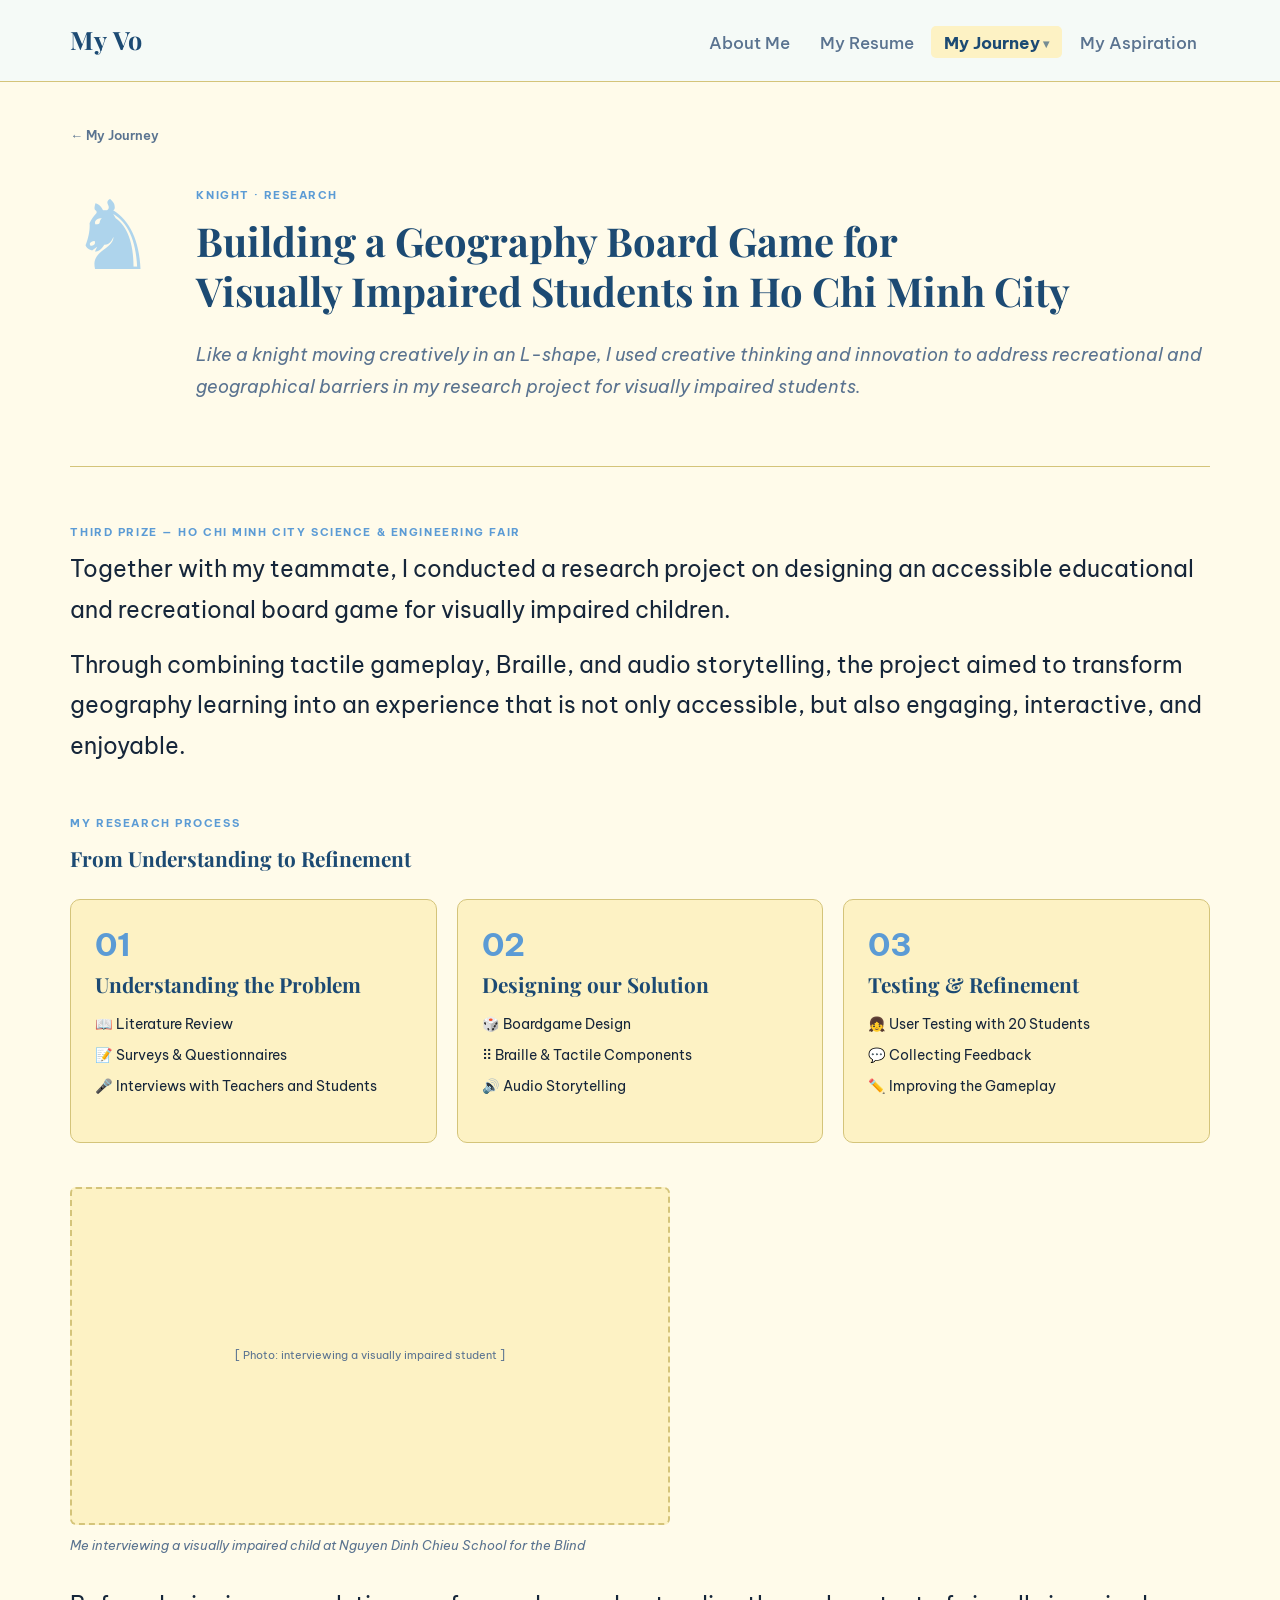
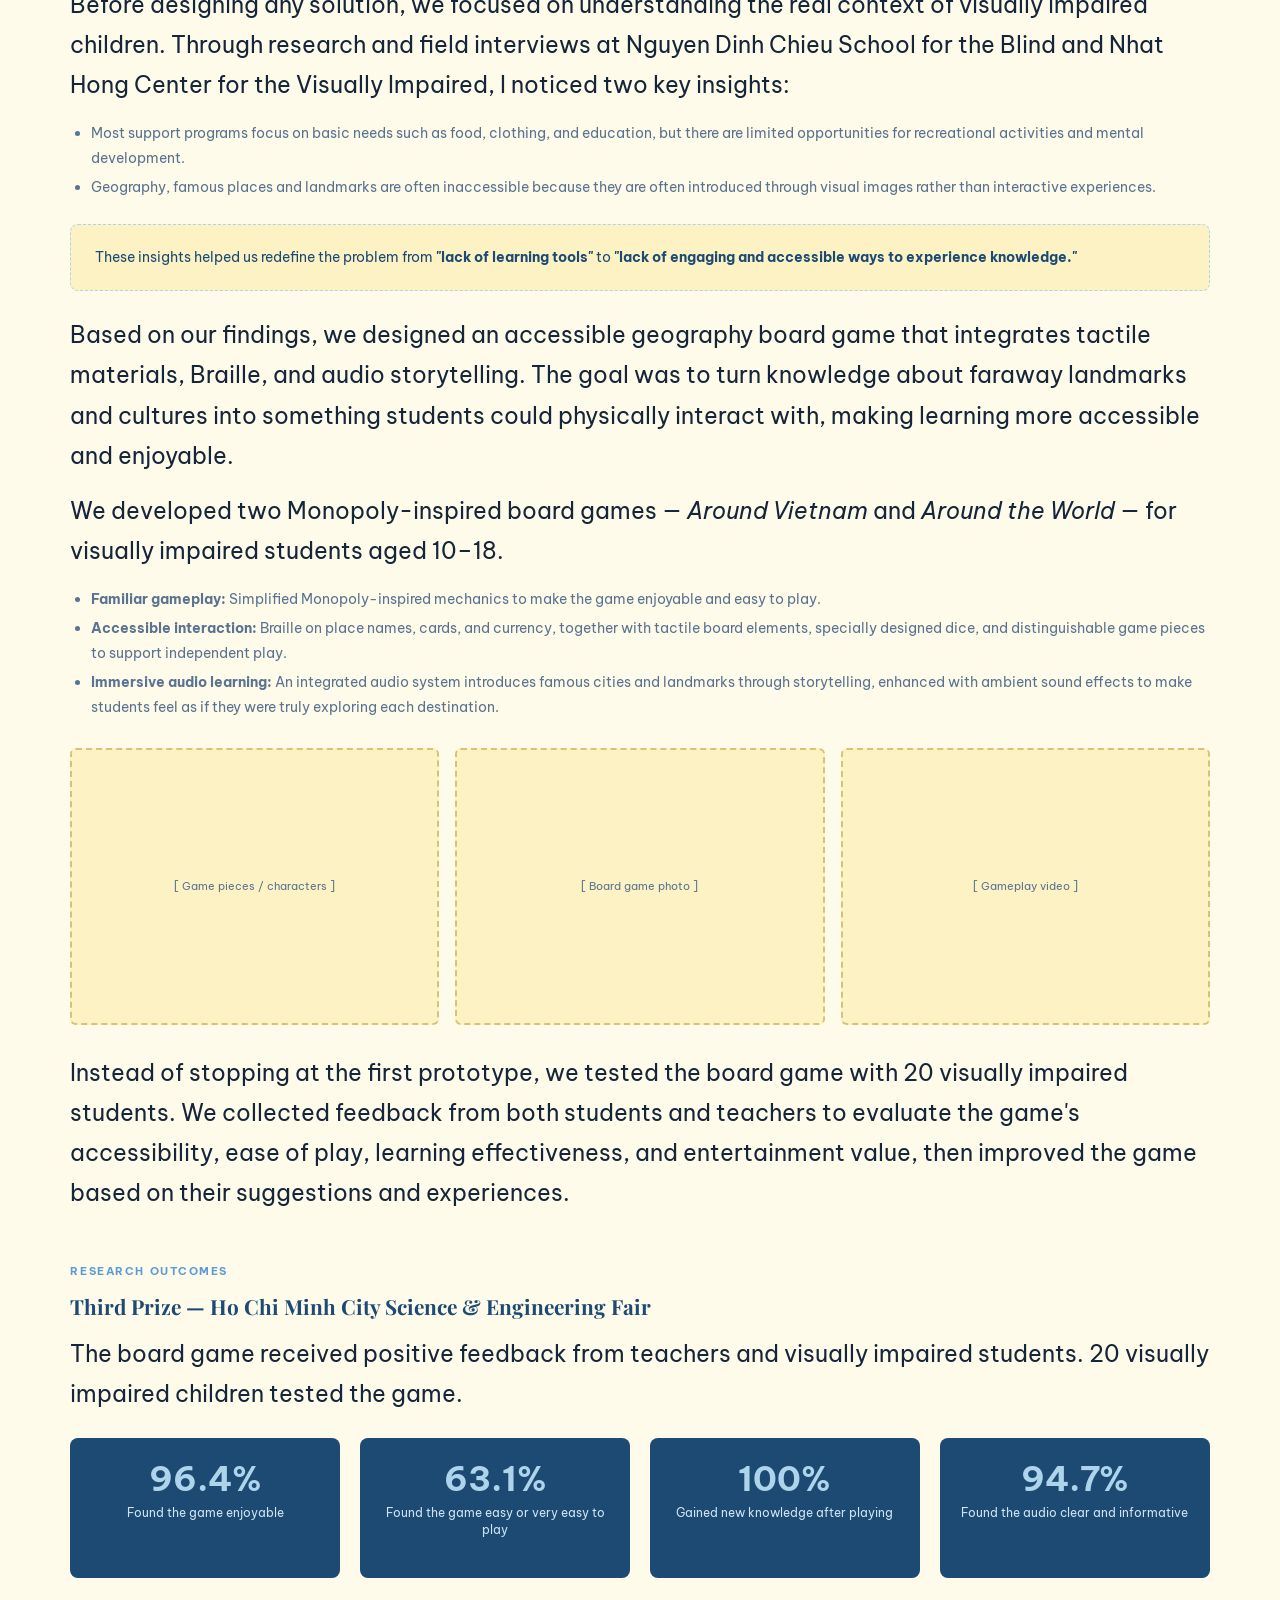
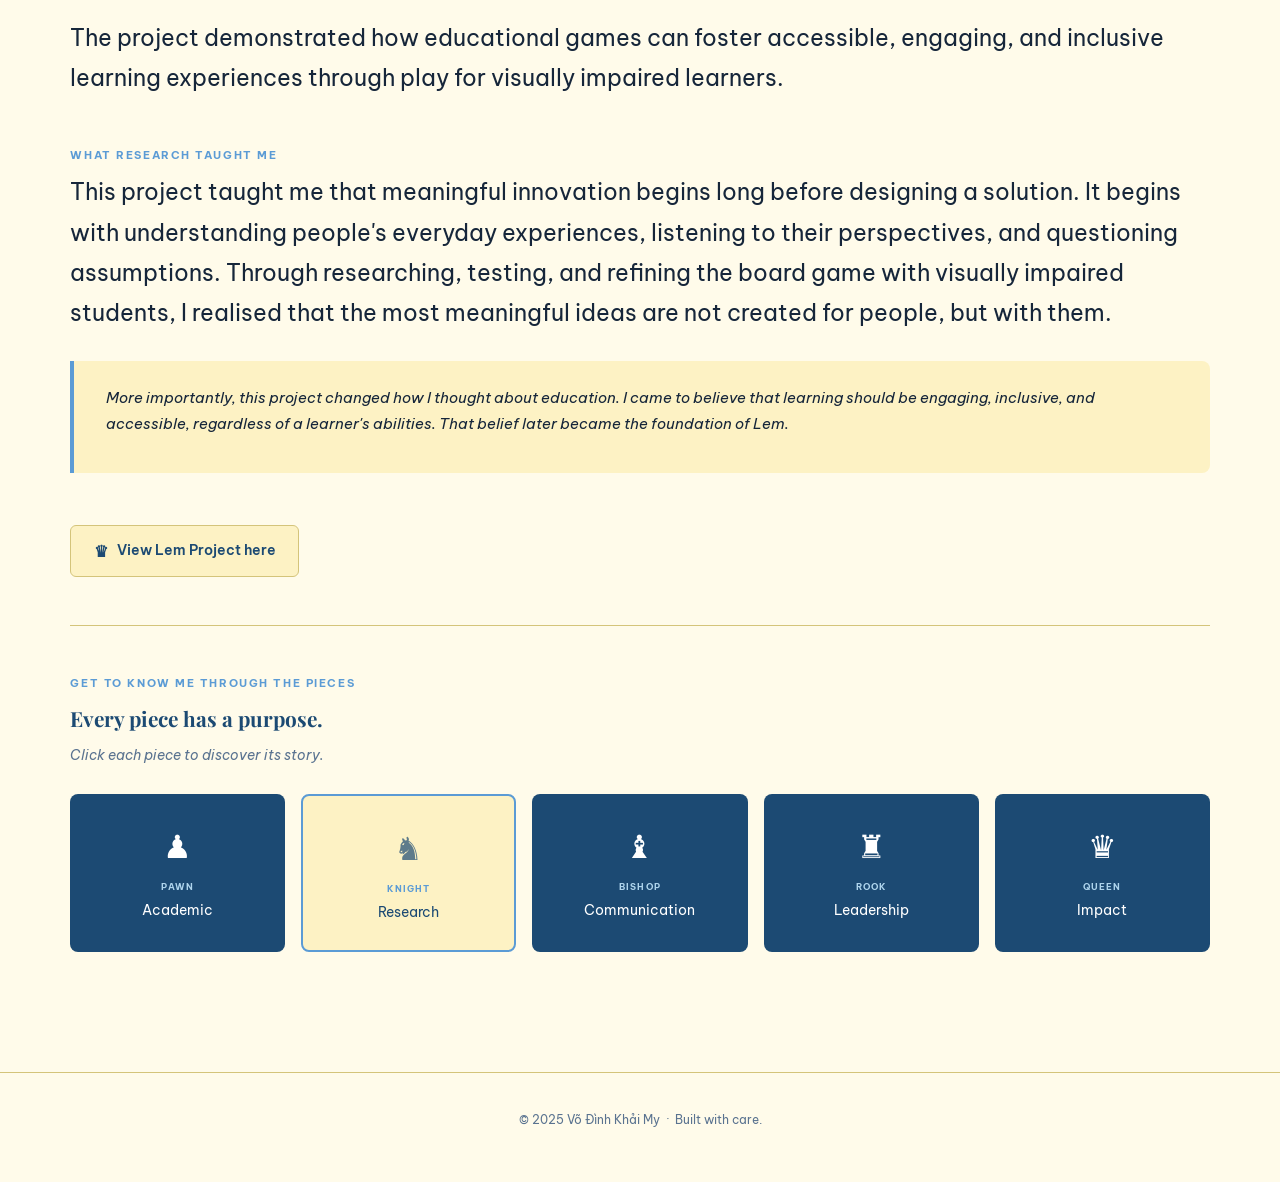
<file: knight.html>
<!DOCTYPE html>
<html lang="en">
<head>
  <meta charset="UTF-8">
  <meta name="viewport" content="width=device-width, initial-scale=1.0">
  <title>My Vo — Knight · Research</title>
  <link rel="preconnect" href="https://fonts.googleapis.com">
  <link href="https://fonts.googleapis.com/css2?family=Be+Vietnam+Pro:ital,wght@0,300;0,400;0,500;0,600;0,700;0,800;1,300;1,400;1,500;1,600&family=Playfair+Display:ital,wght@0,400;0,600;0,700;1,400;1,600&display=swap" rel="stylesheet">
  <link rel="stylesheet" href="style.css">
</head>
<body>

<nav>
  <div class="nav-inner">
    <a class="nav-brand" href="index.html">My Vo</a>
    <div class="hamburger" onclick="toggleNav()" aria-label="Menu">
      <span></span><span></span><span></span>
    </div>
    <ul class="nav-links" id="navLinks">
      <li><a href="index.html"                     >About Me</a></li>
      <li><a href="projects.html"                  >My Resume</a></li>
      <li class="nav-dropdown">
        <a href="journey.html" class="active">My Journey</a>
        <ul class="dropdown-menu">
          <li><a href="pawn.html">♟ Pawn · Academic</a></li>
          <li><a href="knight.html">♞ Knight · Research</a></li>
          <li><a href="bishop.html">♝ Bishop · Communication</a></li>
          <li><a href="rook.html">♜ Rook · Leadership</a></li>
          <li><a href="queen.html">♛ Queen · Impact</a></li>
        </ul>
      </li>
      <li><a href="aspiration.html"                >My Aspiration</a></li>
    </ul>
  </div>
</nav>

<div class="page">

  <a href="journey.html" class="back-link">← My Journey</a>

  <!-- HERO -->
  <div class="piece-hero">
    <div class="piece-icon-wrap">♞</div>
    <div>
      <span class="label">Knight · Research</span>
      <h2>Building a Geography Board Game for<br>Visually Impaired Students in Ho Chi Minh City</h2>
      <p class="piece-intro-text">
        Like a knight moving creatively in an L-shape, I used creative thinking and
        innovation to address recreational and geographical barriers in my research
        project for visually impaired students.
      </p>
    </div>
  </div>

  <!-- INTRO -->
  <div class="story-block">
    <span class="label">Third Prize — Ho Chi Minh City Science &amp; Engineering Fair</span>
    <p>Together with my teammate, I conducted a research project on designing an accessible
    educational and recreational board game for visually impaired children.</p>
    <p>Through combining tactile gameplay, Braille, and audio storytelling, the project
    aimed to transform geography learning into an experience that is not only accessible,
    but also engaging, interactive, and enjoyable.</p>
  </div>

  <!-- RESEARCH PROCESS -->
  <div class="story-block">
    <span class="label">My Research Process</span>
    <h3>From Understanding to Refinement</h3>

    <div class="model-cards">
      <div class="model-card">
        <div class="model-num">01</div>
        <h3>Understanding the Problem</h3>
        <ul class="icon-list">
          <li>📖 Literature Review</li>
          <li>📝 Surveys &amp; Questionnaires</li>
          <li>🎤 Interviews with Teachers and Students</li>
        </ul>
      </div>
      <div class="model-card">
        <div class="model-num">02</div>
        <h3>Designing our Solution</h3>
        <ul class="icon-list">
          <li>🎲 Boardgame Design</li>
          <li>⠿ Braille &amp; Tactile Components</li>
          <li>🔊 Audio Storytelling</li>
        </ul>
      </div>
      <div class="model-card">
        <div class="model-num">03</div>
        <h3>Testing &amp; Refinement</h3>
        <ul class="icon-list">
          <li>👧 User Testing with 20 Students</li>
          <li>💬 Collecting Feedback</li>
          <li>✏️ Improving the Gameplay</li>
        </ul>
      </div>
    </div>

    <div class="photo-box" style="aspect-ratio:16/9; max-width:600px;">[ Photo: interviewing a visually impaired student ]</div>
    <p class="photo-caption">Me interviewing a visually impaired child at Nguyen Dinh Chieu School for the Blind</p>

    <p style="margin-top:1.75rem;">Before designing any solution, we focused on understanding the real context of
    visually impaired children. Through research and field interviews at Nguyen Dinh Chieu
    School for the Blind and Nhat Hong Center for the Visually Impaired, I noticed two key
    insights:</p>
    <ul class="bullets">
      <li>Most support programs focus on basic needs such as food, clothing, and education,
      but there are limited opportunities for recreational activities and mental development.</li>
      <li>Geography, famous places and landmarks are often inaccessible because they are
      often introduced through visual images rather than interactive experiences.</li>
    </ul>

    <div class="insight-box">
      These insights helped us redefine the problem from <strong>"lack of learning tools"</strong>
      to <strong>"lack of engaging and accessible ways to experience knowledge."</strong>
    </div>

    <p>Based on our findings, we designed an accessible geography board game that integrates
    tactile materials, Braille, and audio storytelling. The goal was to turn knowledge about
    faraway landmarks and cultures into something students could physically interact with,
    making learning more accessible and enjoyable.</p>
    <p>We developed two Monopoly-inspired board games — <em>Around Vietnam</em> and
    <em>Around the World</em> — for visually impaired students aged 10–18.</p>
    <ul class="bullets">
      <li><strong>Familiar gameplay:</strong> Simplified Monopoly-inspired mechanics to make
      the game enjoyable and easy to play.</li>
      <li><strong>Accessible interaction:</strong> Braille on place names, cards, and currency,
      together with tactile board elements, specially designed dice, and distinguishable game
      pieces to support independent play.</li>
      <li><strong>Immersive audio learning:</strong> An integrated audio system introduces
      famous cities and landmarks through storytelling, enhanced with ambient sound effects
      to make students feel as if they were truly exploring each destination.</li>
    </ul>

    <div class="photos-strip">
      <div class="photo-box">[ Game pieces / characters ]</div>
      <div class="photo-box">[ Board game photo ]</div>
      <div class="photo-box">[ Gameplay video ]</div>
    </div>

    <p style="margin-top:1.75rem;">Instead of stopping at the first prototype, we tested the
    board game with 20 visually impaired students. We collected feedback from both students
    and teachers to evaluate the game's accessibility, ease of play, learning effectiveness,
    and entertainment value, then improved the game based on their suggestions and
    experiences.</p>
  </div>

  <!-- OUTCOMES -->
  <div class="story-block">
    <span class="label">Research Outcomes</span>
    <h3>Third Prize — Ho Chi Minh City Science &amp; Engineering Fair</h3>
    <p>The board game received positive feedback from teachers and visually impaired
    students. 20 visually impaired children tested the game.</p>

    <div class="outcome-stats">
      <div class="outcome-stat">
        <p class="outcome-pct">96.4%</p>
        <p class="outcome-desc">Found the game enjoyable</p>
      </div>
      <div class="outcome-stat">
        <p class="outcome-pct">63.1%</p>
        <p class="outcome-desc">Found the game easy or very easy to play</p>
      </div>
      <div class="outcome-stat">
        <p class="outcome-pct">100%</p>
        <p class="outcome-desc">Gained new knowledge after playing</p>
      </div>
      <div class="outcome-stat">
        <p class="outcome-pct">94.7%</p>
        <p class="outcome-desc">Found the audio clear and informative</p>
      </div>
    </div>

    <p>The project demonstrated how educational games can foster accessible, engaging, and
    inclusive learning experiences through play for visually impaired learners.</p>
  </div>

  <!-- REFLECTION -->
  <div class="story-block">
    <span class="label">What Research Taught Me</span>
    <p>This project taught me that meaningful innovation begins long before designing a
    solution. It begins with understanding people's everyday experiences, listening to
    their perspectives, and questioning assumptions. Through researching, testing, and
    refining the board game with visually impaired students, I realised that the most
    meaningful ideas are not created for people, but with them.</p>

    <blockquote>
      <p>More importantly, this project changed how I thought about education. I came to
      believe that learning should be engaging, inclusive, and accessible, regardless of a
      learner's abilities. That belief later became the foundation of Lem.</p>
    </blockquote>

    <a href="projects.html#lem" class="research-link">
      <span class="rook-icon">♛</span>
      View Lem Project here
    </a>
  </div>

  <!-- PIECES NAV -->
  <div class="pieces-nav">
    <span class="label">Get to Know Me Through the Pieces</span>
    <h3>Every piece has a purpose.</h3>
    <p class="pieces-hint">Click each piece to discover its story.</p>
    <div class="pieces-grid">
      <a href="pawn.html" class="piece-card">
        <span class="piece-symbol">♟</span>
        <span class="piece-name">Pawn</span>
        <span class="piece-trait">Academic</span>
      </a>
      <a href="knight.html" class="piece-card active">
        <span class="piece-symbol">♞</span>
        <span class="piece-name">Knight</span>
        <span class="piece-trait">Research</span>
      </a>
      <a href="bishop.html" class="piece-card">
        <span class="piece-symbol">♝</span>
        <span class="piece-name">Bishop</span>
        <span class="piece-trait">Communication</span>
      </a>
      <a href="rook.html" class="piece-card">
        <span class="piece-symbol">♜</span>
        <span class="piece-name">Rook</span>
        <span class="piece-trait">Leadership</span>
      </a>
      <a href="queen.html" class="piece-card">
        <span class="piece-symbol">♛</span>
        <span class="piece-name">Queen</span>
        <span class="piece-trait">Impact</span>
      </a>
    </div>
  </div>

</div>

<footer>
  <p>© 2025 Võ Đình Khải My &nbsp;·&nbsp; Built with care.</p>
</footer>

<script>
  function toggleNav() { document.getElementById('navLinks').classList.toggle('open'); }
</script>
</body>
</html>
</file>
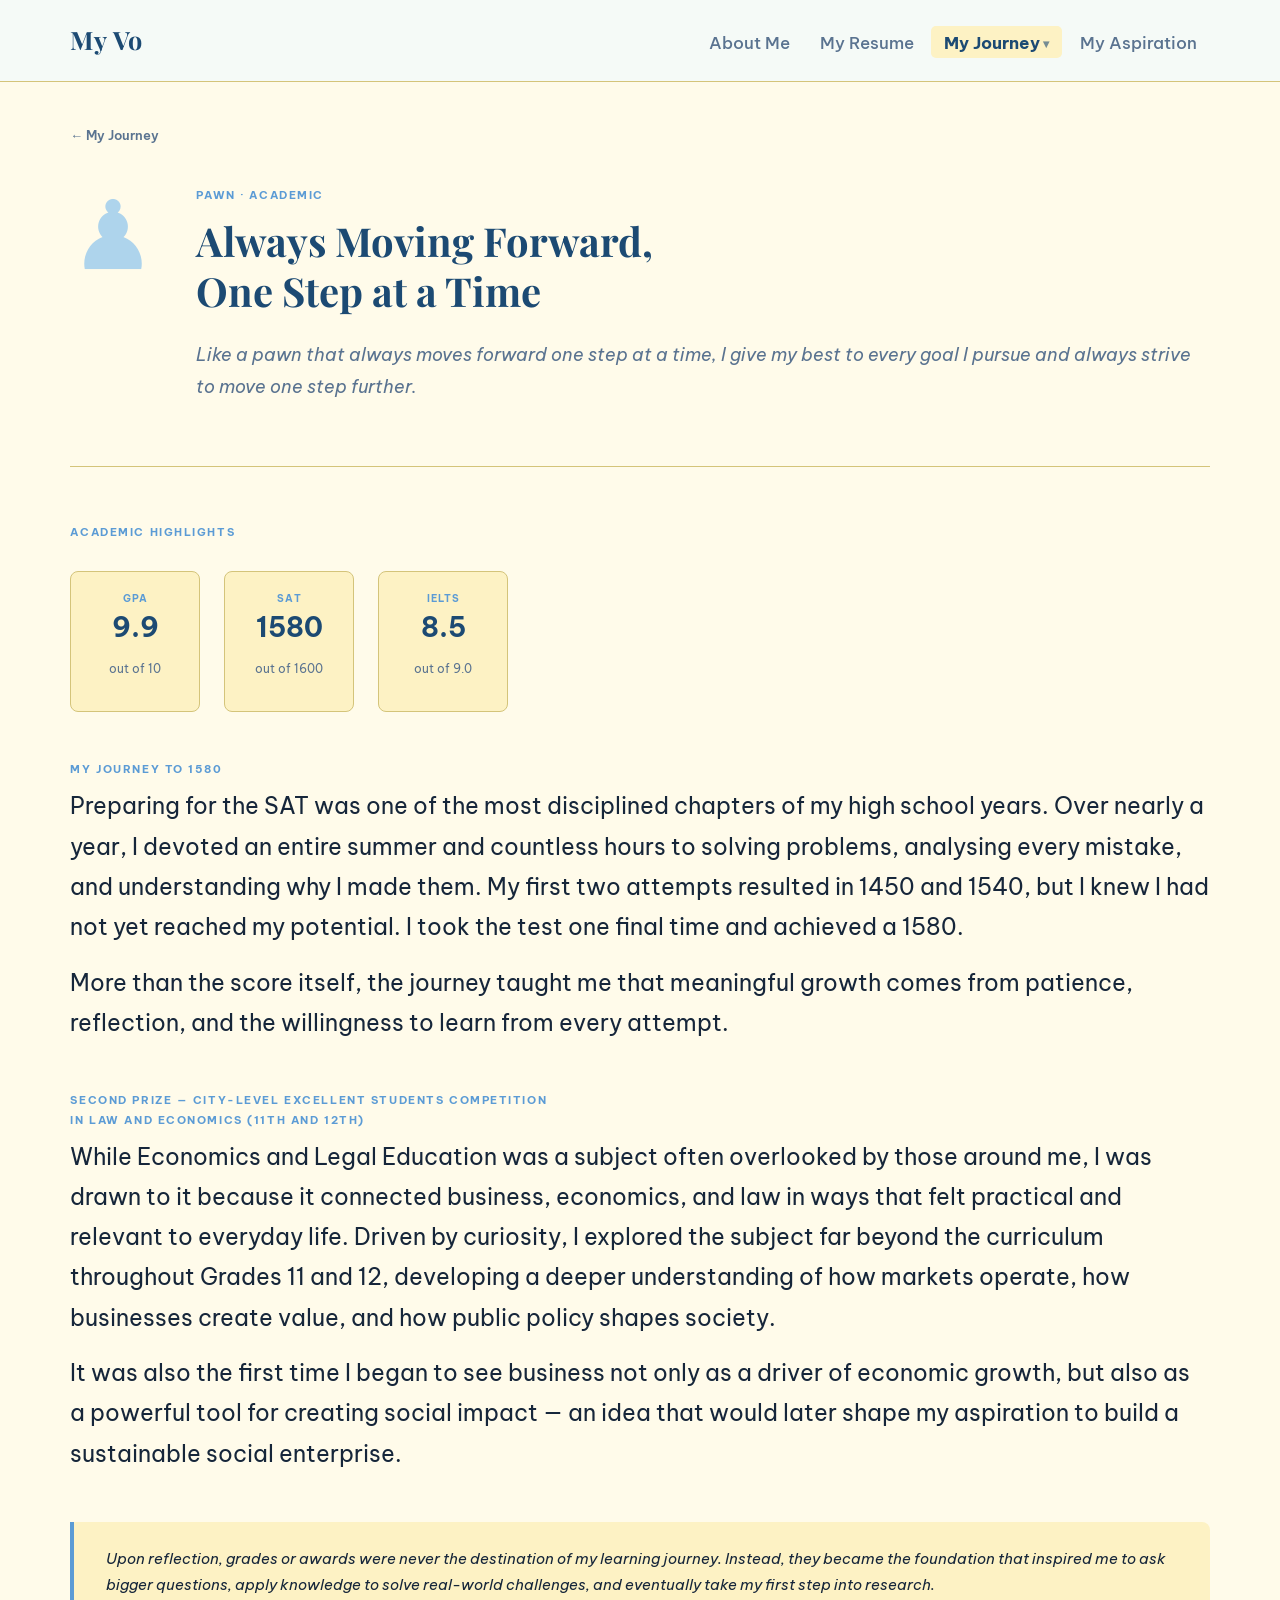
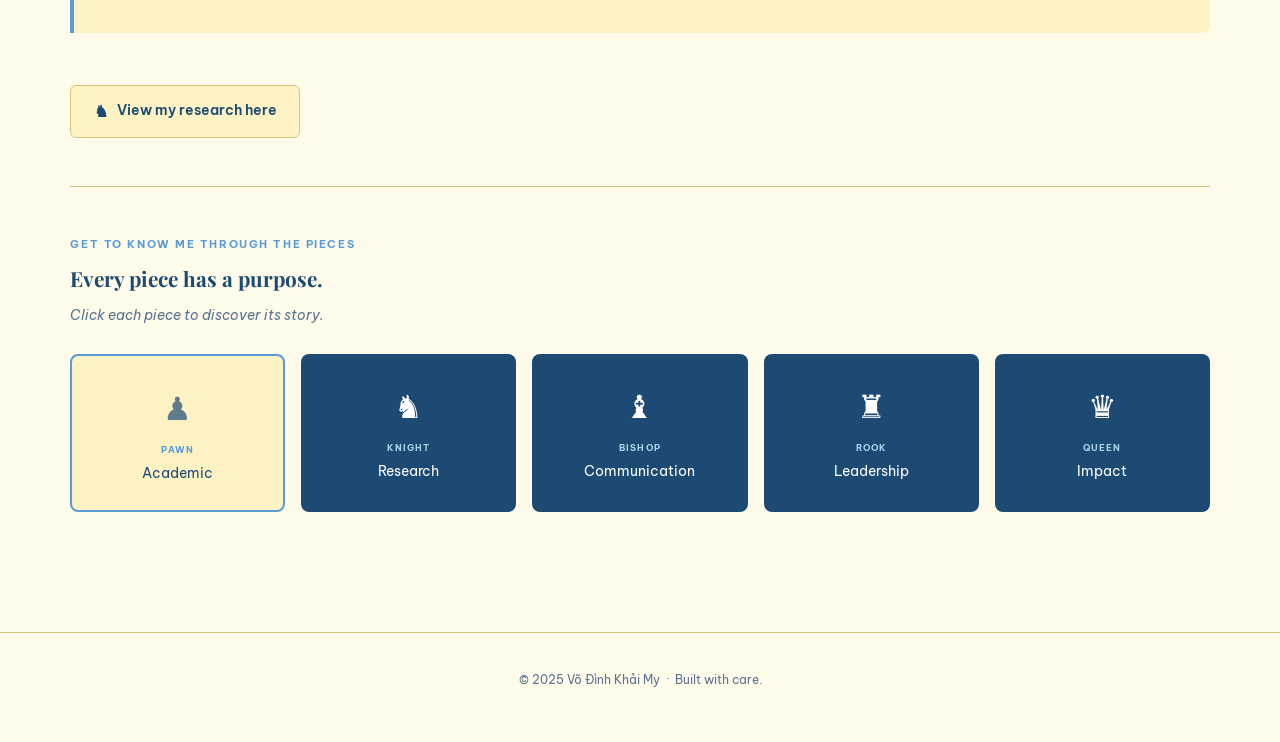
<file: pawn.html>
<!DOCTYPE html>
<html lang="en">
<head>
  <meta charset="UTF-8">
  <meta name="viewport" content="width=device-width, initial-scale=1.0">
  <title>My Vo — Pawn · Academic</title>
  <link rel="preconnect" href="https://fonts.googleapis.com">
  <link href="https://fonts.googleapis.com/css2?family=Be+Vietnam+Pro:ital,wght@0,300;0,400;0,500;0,600;0,700;0,800;1,300;1,400;1,500;1,600&family=Playfair+Display:ital,wght@0,400;0,600;0,700;1,400;1,600&display=swap" rel="stylesheet">
  <link rel="stylesheet" href="style.css">
</head>
<body>

<nav>
  <div class="nav-inner">
    <a class="nav-brand" href="index.html">My Vo</a>
    <div class="hamburger" onclick="toggleNav()" aria-label="Menu">
      <span></span><span></span><span></span>
    </div>
    <ul class="nav-links" id="navLinks">
      <li><a href="index.html"                     >About Me</a></li>
      <li><a href="projects.html"                  >My Resume</a></li>
      <li class="nav-dropdown">
        <a href="journey.html" class="active">My Journey</a>
        <ul class="dropdown-menu">
          <li><a href="pawn.html">♟ Pawn · Academic</a></li>
          <li><a href="knight.html">♞ Knight · Research</a></li>
          <li><a href="bishop.html">♝ Bishop · Communication</a></li>
          <li><a href="rook.html">♜ Rook · Leadership</a></li>
          <li><a href="queen.html">♛ Queen · Impact</a></li>
        </ul>
      </li>
      <li><a href="aspiration.html"                >My Aspiration</a></li>
    </ul>
  </div>
</nav>

<div class="page">

  <a href="journey.html" class="back-link">← My Journey</a>

  <!-- HERO -->
  <div class="piece-hero">
    <div class="piece-icon-wrap">♟</div>
    <div>
      <span class="label">Pawn · Academic</span>
      <h2>Always Moving Forward,<br>One Step at a Time</h2>
      <p class="piece-intro-text">
        Like a pawn that always moves forward one step at a time, I give my best to every
        goal I pursue and always strive to move one step further.
      </p>
    </div>
  </div>

  <!-- ACADEMIC HIGHLIGHTS -->
  <div class="story-block">
    <span class="label">Academic Highlights</span>
    <div class="stats-row">
      <div class="stat-box">
        <p class="stat-label">GPA</p>
        <p class="stat-value">9.9</p>
        <p class="stat-denom">out of 10</p>
      </div>
      <div class="stat-box">
        <p class="stat-label">SAT</p>
        <p class="stat-value">1580</p>
        <p class="stat-denom">out of 1600</p>
      </div>
      <div class="stat-box">
        <p class="stat-label">IELTS</p>
        <p class="stat-value">8.5</p>
        <p class="stat-denom">out of 9.0</p>
      </div>
    </div>
  </div>

  <!-- SAT STORY -->
  <div class="story-block">
    <span class="label">My Journey to 1580</span>
    <p>Preparing for the SAT was one of the most disciplined chapters of my high school
    years. Over nearly a year, I devoted an entire summer and countless hours to solving
    problems, analysing every mistake, and understanding why I made them. My first two
    attempts resulted in 1450 and 1540, but I knew I had not yet reached my potential.
    I took the test one final time and achieved a 1580.</p>
    <p>More than the score itself, the journey taught me that meaningful growth comes from
    patience, reflection, and the willingness to learn from every attempt.</p>
  </div>

  <!-- ECONOMICS STORY -->
  <div class="story-block">
    <span class="label">Second Prize — City-level Excellent Students Competition<br>in Law and Economics (11th and 12th)</span>
    <p>While Economics and Legal Education was a subject often overlooked by those around
    me, I was drawn to it because it connected business, economics, and law in ways that
    felt practical and relevant to everyday life. Driven by curiosity, I explored the
    subject far beyond the curriculum throughout Grades 11 and 12, developing a deeper
    understanding of how markets operate, how businesses create value, and how public
    policy shapes society.</p>
    <p>It was also the first time I began to see business not only as a driver of economic
    growth, but also as a powerful tool for creating social impact — an idea that would
    later shape my aspiration to build a sustainable social enterprise.</p>
  </div>

  <!-- REFLECTION -->
  <div class="story-block">
    <blockquote>
      <p>Upon reflection, grades or awards were never the destination of my learning
      journey. Instead, they became the foundation that inspired me to ask bigger
      questions, apply knowledge to solve real-world challenges, and eventually take
      my first step into research.</p>
    </blockquote>

    <a href="knight.html" class="research-link">
      <span class="rook-icon">♞</span>
      View my research here
    </a>
  </div>

  <!-- PIECES NAV -->
  <div class="pieces-nav">
    <span class="label">Get to Know Me Through the Pieces</span>
    <h3>Every piece has a purpose.</h3>
    <p class="pieces-hint">Click each piece to discover its story.</p>
    <div class="pieces-grid">
      <a href="pawn.html" class="piece-card active">
        <span class="piece-symbol">♟</span>
        <span class="piece-name">Pawn</span>
        <span class="piece-trait">Academic</span>
      </a>
      <a href="knight.html" class="piece-card">
        <span class="piece-symbol">♞</span>
        <span class="piece-name">Knight</span>
        <span class="piece-trait">Research</span>
      </a>
      <a href="bishop.html" class="piece-card">
        <span class="piece-symbol">♝</span>
        <span class="piece-name">Bishop</span>
        <span class="piece-trait">Communication</span>
      </a>
      <a href="rook.html" class="piece-card">
        <span class="piece-symbol">♜</span>
        <span class="piece-name">Rook</span>
        <span class="piece-trait">Leadership</span>
      </a>
      <a href="queen.html" class="piece-card">
        <span class="piece-symbol">♛</span>
        <span class="piece-name">Queen</span>
        <span class="piece-trait">Impact</span>
      </a>
    </div>
  </div>

</div>

<footer>
  <p>© 2025 Võ Đình Khải My &nbsp;·&nbsp; Built with care.</p>
</footer>

<script>
  function toggleNav() { document.getElementById('navLinks').classList.toggle('open'); }
</script>
</body>
</html>
</file>
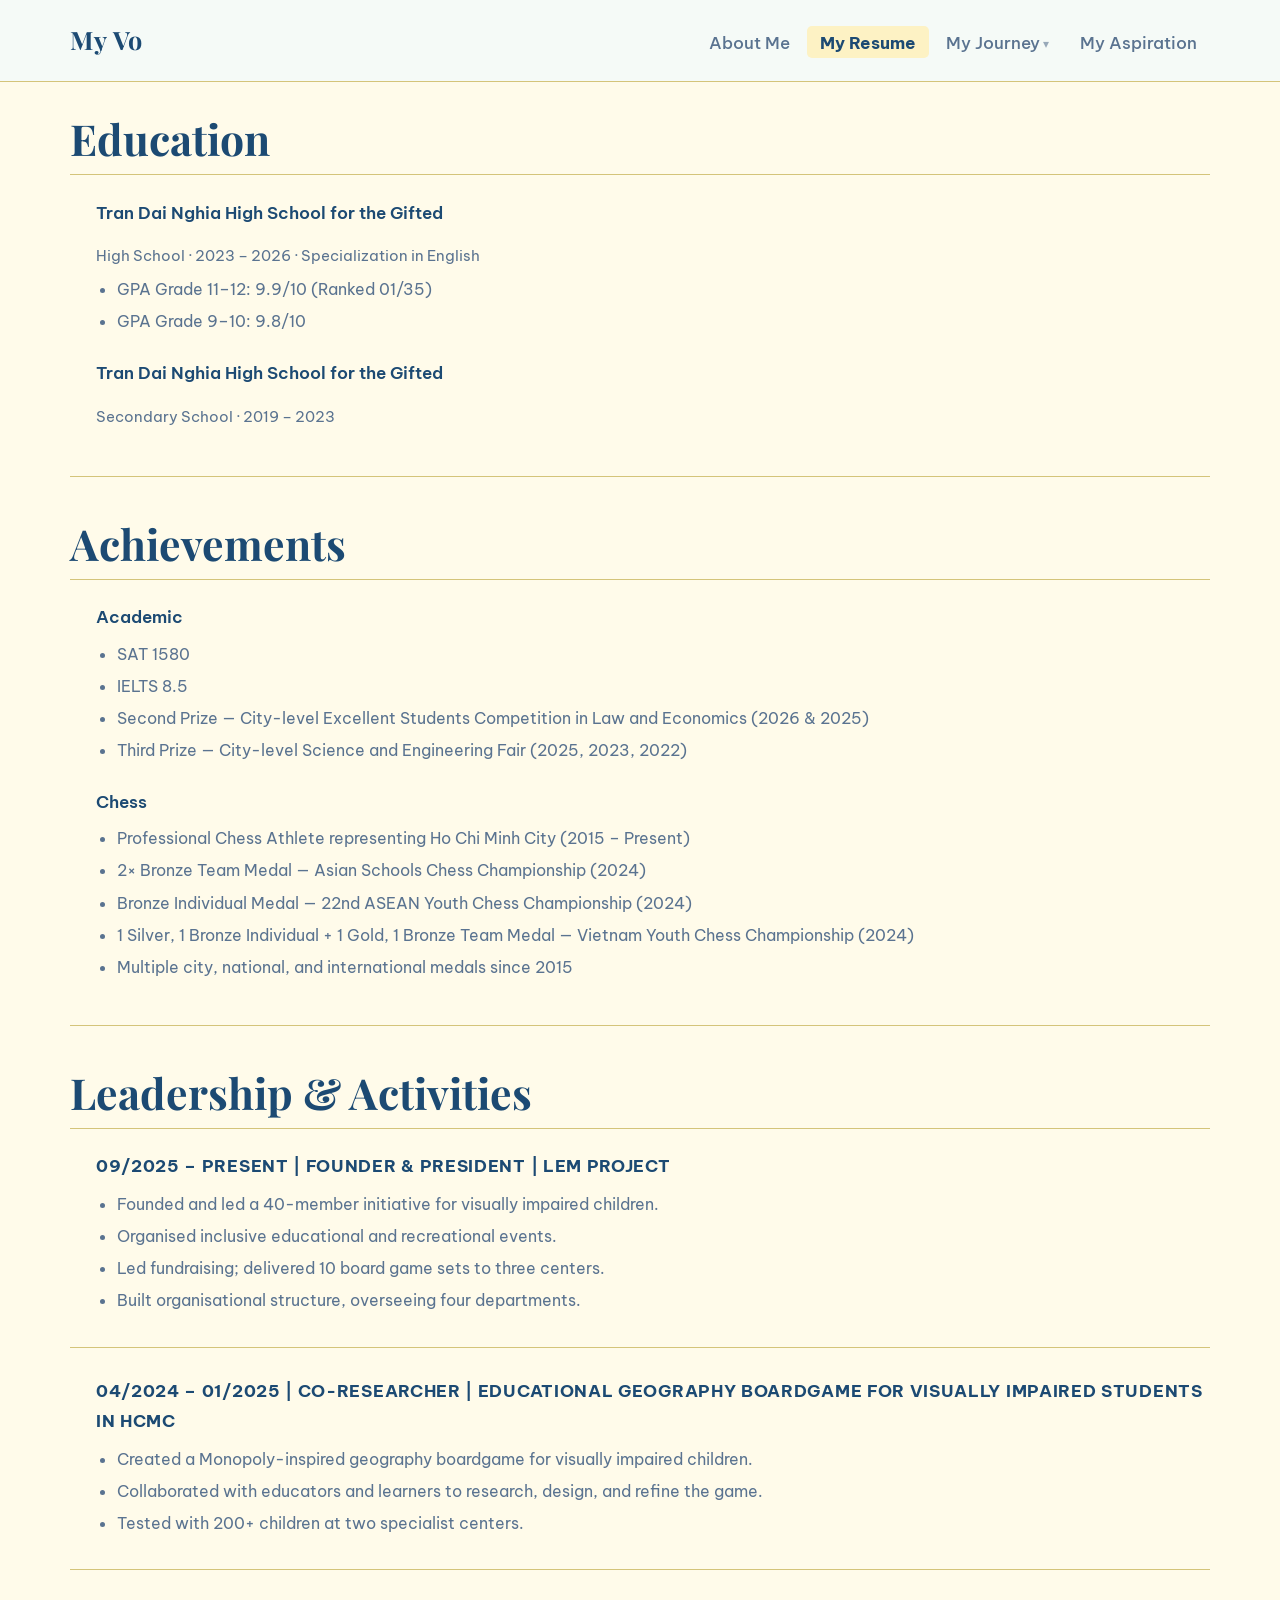
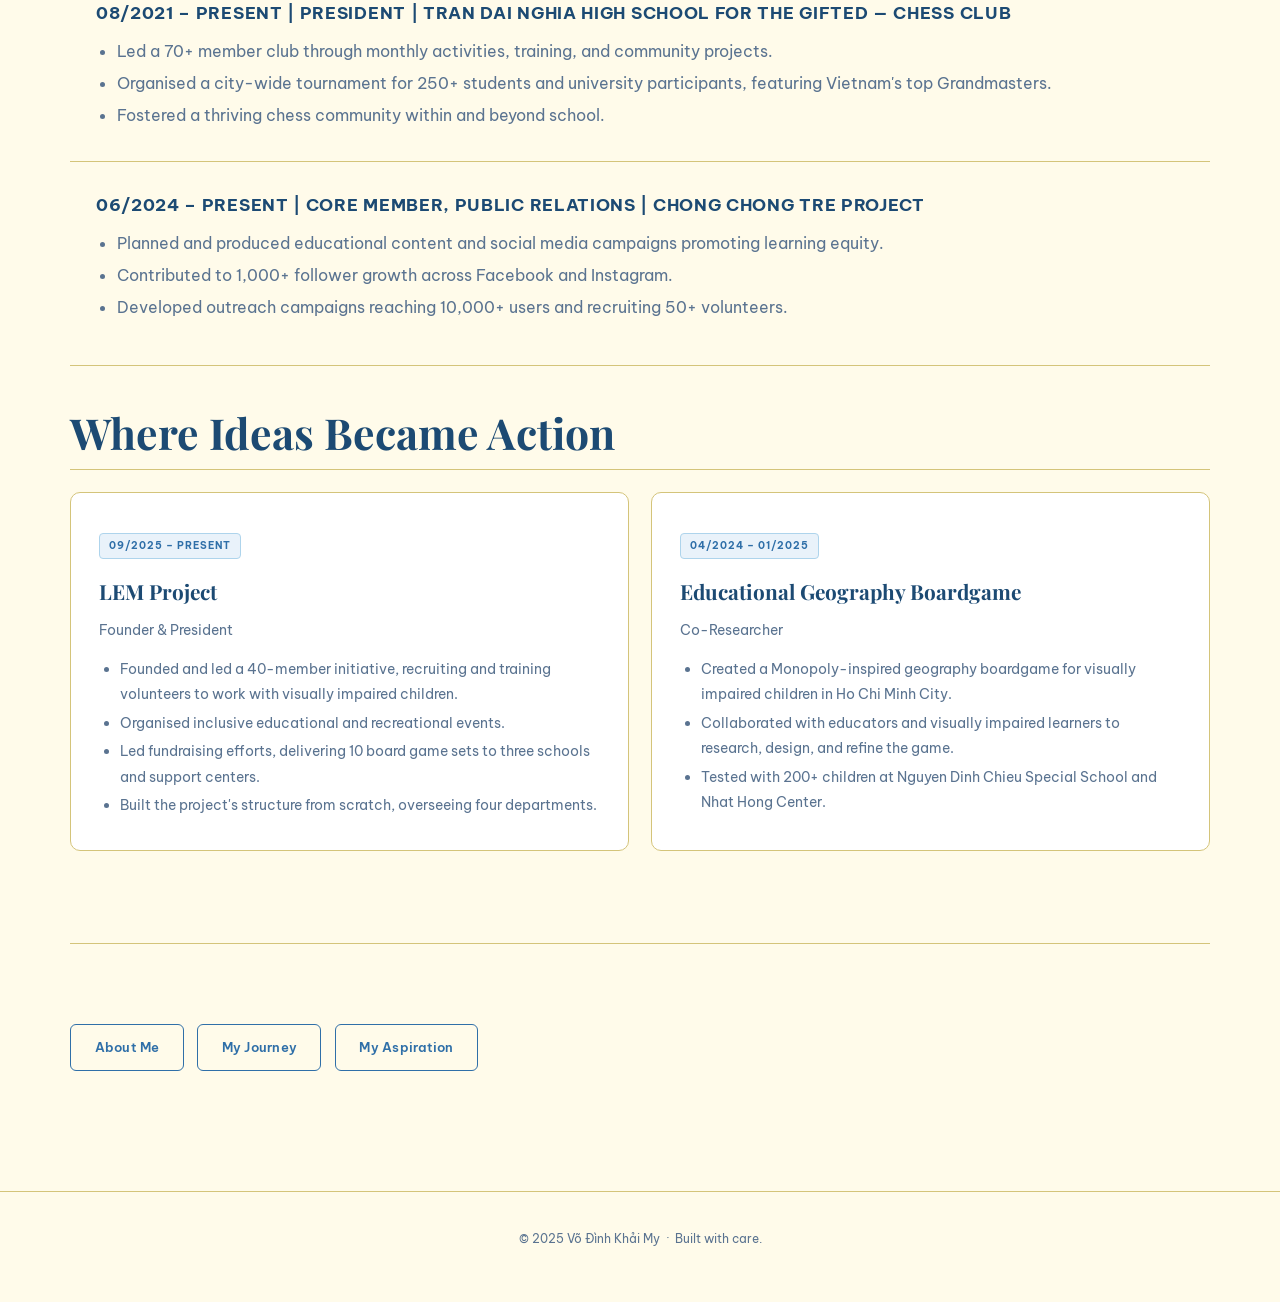
<file: projects.html>
<!DOCTYPE html>
<html lang="en">
<head>
  <meta charset="UTF-8">
  <meta name="viewport" content="width=device-width, initial-scale=1.0">
  <title>My Vo — My Resume</title>
  <link rel="preconnect" href="https://fonts.googleapis.com">
  <link href="https://fonts.googleapis.com/css2?family=Be+Vietnam+Pro:ital,wght@0,300;0,400;0,500;0,600;0,700;0,800;1,300;1,400;1,500;1,600&family=Playfair+Display:ital,wght@0,400;0,600;0,700;1,400;1,600&display=swap" rel="stylesheet">
  <link rel="stylesheet" href="style.css">
</head>
<body>

<nav>
  <div class="nav-inner">
    <a class="nav-brand" href="index.html">My Vo</a>
    <div class="hamburger" onclick="toggleNav()" aria-label="Menu">
      <span></span><span></span><span></span>
    </div>
    <ul class="nav-links" id="navLinks">
      <li><a href="index.html"                     >About Me</a></li>
      <li><a href="projects.html"    class="active">My Resume</a></li>
      <li class="nav-dropdown">
        <a href="journey.html">My Journey</a>
        <ul class="dropdown-menu">
          <li><a href="pawn.html">♟ Pawn · Academic</a></li>
          <li><a href="knight.html">♞ Knight · Research</a></li>
          <li><a href="bishop.html">♝ Bishop · Communication</a></li>
          <li><a href="rook.html">♜ Rook · Leadership</a></li>
          <li><a href="queen.html">♛ Queen · Impact</a></li>
        </ul>
      </li>
      <li><a href="aspiration.html"                >My Aspiration</a></li>
    </ul>
  </div>
</nav>

<div class="page resume-page">

  <!-- EDUCATION -->
  <div class="resume-section">
    <p class="resume-title fly-in">Education</p>
    <div class="edu-entry">
      <p class="edu-school">Tran Dai Nghia High School for the Gifted</p>
      <p class="edu-period">High School · 2023 – 2026 · Specialization in English</p>
      <ul class="bullets">
        <li>GPA Grade 11–12: 9.9/10 (Ranked 01/35)</li>
        <li>GPA Grade 9–10: 9.8/10</li>
      </ul>
    </div>
    <div class="edu-entry">
      <p class="edu-school">Tran Dai Nghia High School for the Gifted</p>
      <p class="edu-period">Secondary School · 2019 – 2023</p>
    </div>
  </div>

  <!-- ACHIEVEMENTS -->
  <div class="resume-section">
    <p class="resume-title fly-in">Achievements</p>
    <div class="ach-group">
      <h4>Academic</h4>
      <ul class="bullets">
        <li>SAT 1580</li>
        <li>IELTS 8.5</li>
        <li>Second Prize — City-level Excellent Students Competition in Law and Economics (2026 &amp; 2025)</li>
        <li>Third Prize — City-level Science and Engineering Fair (2025, 2023, 2022)</li>
      </ul>
    </div>
    <div class="ach-group">
      <h4>Chess</h4>
      <ul class="bullets">
        <li>Professional Chess Athlete representing Ho Chi Minh City (2015 – Present)</li>
        <li>2× Bronze Team Medal — Asian Schools Chess Championship (2024)</li>
        <li>Bronze Individual Medal — 22nd ASEAN Youth Chess Championship (2024)</li>
        <li>1 Silver, 1 Bronze Individual + 1 Gold, 1 Bronze Team Medal — Vietnam Youth Chess Championship (2024)</li>
        <li>Multiple city, national, and international medals since 2015</li>
      </ul>
    </div>
  </div>

  <!-- LEADERSHIP & ACTIVITIES -->
  <div class="resume-section">
    <p class="resume-title fly-in">Leadership &amp; Activities</p>

    <div class="act-entry">
      <p class="act-header">09/2025 – Present | Founder &amp; President | LEM Project</p>
      <ul class="bullets">
        <li>Founded and led a 40-member initiative for visually impaired children.</li>
        <li>Organised inclusive educational and recreational events.</li>
        <li>Led fundraising; delivered 10 board game sets to three centers.</li>
        <li>Built organisational structure, overseeing four departments.</li>
      </ul>
    </div>

    <div class="act-entry">
      <p class="act-header">04/2024 – 01/2025 | Co-Researcher | Educational Geography Boardgame for Visually Impaired Students in HCMC</p>
      <ul class="bullets">
        <li>Created a Monopoly-inspired geography boardgame for visually impaired children.</li>
        <li>Collaborated with educators and learners to research, design, and refine the game.</li>
        <li>Tested with 200+ children at two specialist centers.</li>
      </ul>
    </div>

    <div class="act-entry">
      <p class="act-header">08/2021 – Present | President | Tran Dai Nghia High School for the Gifted — Chess Club</p>
      <ul class="bullets">
        <li>Led a 70+ member club through monthly activities, training, and community projects.</li>
        <li>Organised a city-wide tournament for 250+ students and university participants, featuring Vietnam's top Grandmasters.</li>
        <li>Fostered a thriving chess community within and beyond school.</li>
      </ul>
    </div>

    <div class="act-entry">
      <p class="act-header">06/2024 – Present | Core Member, Public Relations | Chong Chong Tre Project</p>
      <ul class="bullets">
        <li>Planned and produced educational content and social media campaigns promoting learning equity.</li>
        <li>Contributed to 1,000+ follower growth across Facebook and Instagram.</li>
        <li>Developed outreach campaigns reaching 10,000+ users and recruiting 50+ volunteers.</li>
      </ul>
    </div>
  </div>

  <!-- PROJECTS (moved to bottom) -->
  <div class="resume-section projects-section">
    <p class="resume-title fly-in">Where Ideas Became Action</p>
    <div class="project-cards">
      <div class="project-card" id="lem">
        <span class="project-tag">09/2025 – Present</span>
        <h3>LEM Project</h3>
        <p style="font-size:.85rem; color:var(--muted); margin-bottom:.9rem;">Founder &amp; President</p>
        <ul class="bullets">
          <li>Founded and led a 40-member initiative, recruiting and training volunteers to work with visually impaired children.</li>
          <li>Organised inclusive educational and recreational events.</li>
          <li>Led fundraising efforts, delivering 10 board game sets to three schools and support centers.</li>
          <li>Built the project's structure from scratch, overseeing four departments.</li>
        </ul>
      </div>
      <div class="project-card">
        <span class="project-tag">04/2024 – 01/2025</span>
        <h3>Educational Geography Boardgame</h3>
        <p style="font-size:.85rem; color:var(--muted); margin-bottom:.9rem;">Co-Researcher</p>
        <ul class="bullets">
          <li>Created a Monopoly-inspired geography boardgame for visually impaired children in Ho Chi Minh City.</li>
          <li>Collaborated with educators and visually impaired learners to research, design, and refine the game.</li>
          <li>Tested with 200+ children at Nguyen Dinh Chieu Special School and Nhat Hong Center.</li>
        </ul>
      </div>
    </div>
  </div>

  <div style="margin-top:3rem; padding-top:2rem;">
    <div class="btn-row">
      <a href="index.html"      class="btn btn-outline">About Me</a>
      <a href="journey.html"    class="btn btn-outline">My Journey</a>
      <a href="aspiration.html" class="btn btn-outline">My Aspiration</a>
    </div>
  </div>
</div>

<footer>
  <p>© 2025 Võ Đình Khải My &nbsp;·&nbsp; Built with care.</p>
</footer>

<script>
  function toggleNav() { document.getElementById('navLinks').classList.toggle('open'); }

  const observer = new IntersectionObserver((entries) => {
    entries.forEach(e => {
      if (e.isIntersecting) {
        e.target.classList.add('visible');
        observer.unobserve(e.target);
      }
    });
  }, { threshold: 0.08 });
  document.querySelectorAll('.fly-in').forEach((el, i) => {
    el.style.transitionDelay = (i * 0.1) + 's';
    observer.observe(el);
  });
</script>
</body>
</html>
</file>
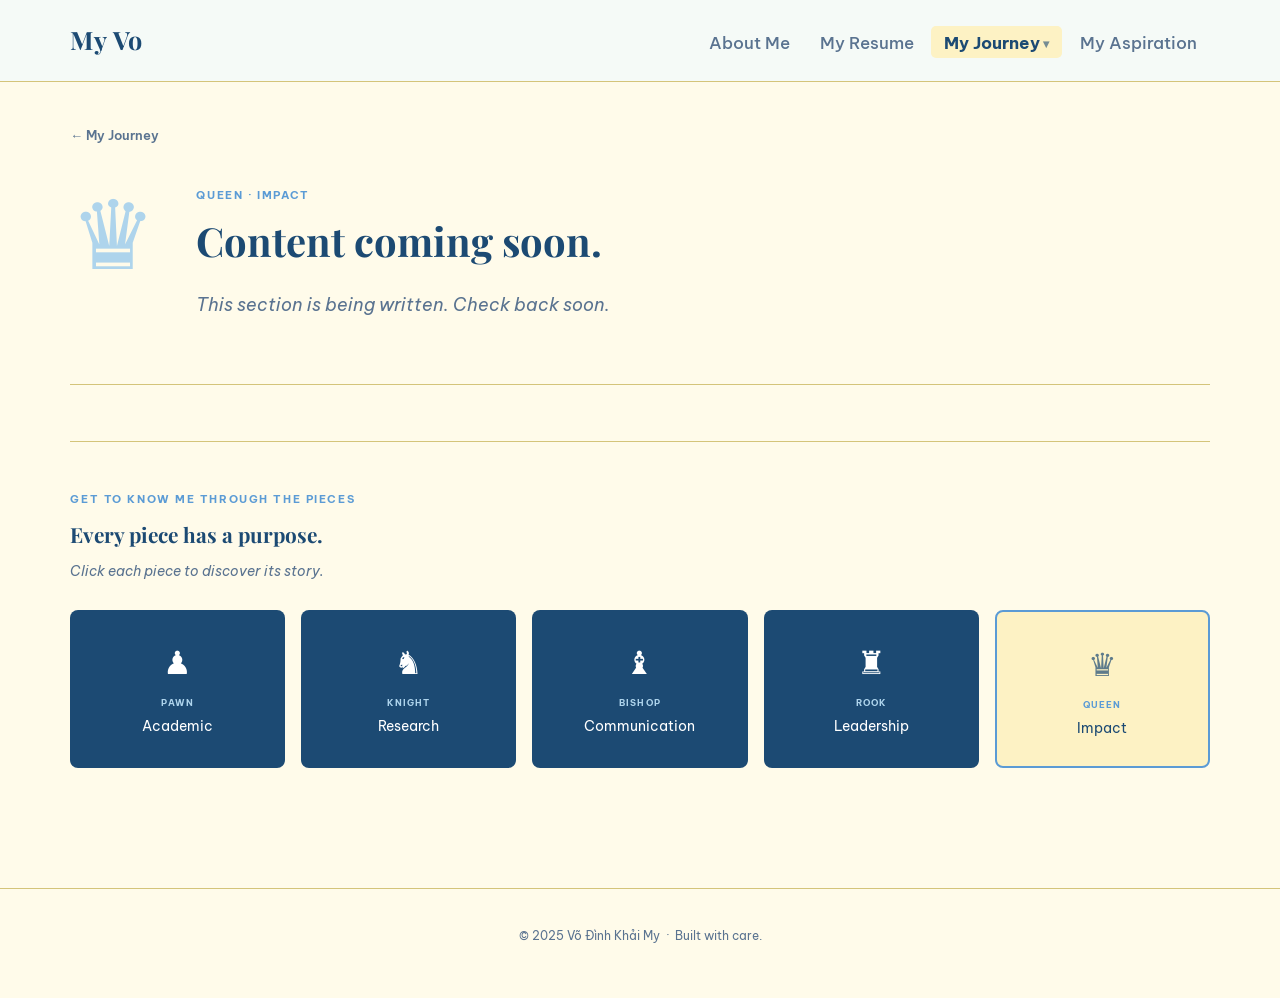
<file: queen.html>
<!DOCTYPE html>
<html lang="en">
<head>
  <meta charset="UTF-8">
  <meta name="viewport" content="width=device-width, initial-scale=1.0">
  <title>My Vo — Queen · Impact</title>
  <link rel="preconnect" href="https://fonts.googleapis.com">
  <link href="https://fonts.googleapis.com/css2?family=Be+Vietnam+Pro:ital,wght@0,300;0,400;0,500;0,600;0,700;0,800;1,300;1,400;1,500;1,600&family=Playfair+Display:ital,wght@0,400;0,600;0,700;1,400;1,600&display=swap" rel="stylesheet">
  <link rel="stylesheet" href="style.css">
</head>
<body>

<nav>
  <div class="nav-inner">
    <a class="nav-brand" href="index.html">My Vo</a>
    <div class="hamburger" onclick="toggleNav()" aria-label="Menu">
      <span></span><span></span><span></span>
    </div>
    <ul class="nav-links" id="navLinks">
      <li><a href="index.html"                     >About Me</a></li>
      <li><a href="projects.html"                  >My Resume</a></li>
      <li class="nav-dropdown">
        <a href="journey.html" class="active">My Journey</a>
        <ul class="dropdown-menu">
          <li><a href="pawn.html">♟ Pawn · Academic</a></li>
          <li><a href="knight.html">♞ Knight · Research</a></li>
          <li><a href="bishop.html">♝ Bishop · Communication</a></li>
          <li><a href="rook.html">♜ Rook · Leadership</a></li>
          <li><a href="queen.html">♛ Queen · Impact</a></li>
        </ul>
      </li>
      <li><a href="aspiration.html"                >My Aspiration</a></li>
    </ul>
  </div>
</nav>

<div class="page">

  <a href="journey.html" class="back-link">← My Journey</a>

  <div class="piece-hero">
    <div class="piece-icon-wrap">♛</div>
    <div>
      <span class="label">Queen · Impact</span>
      <h2>Content coming soon.</h2>
      <p class="piece-intro-text">This section is being written. Check back soon.</p>
    </div>
  </div>

  <div class="pieces-nav">
    <span class="label">Get to Know Me Through the Pieces</span>
    <h3>Every piece has a purpose.</h3>
    <p class="pieces-hint">Click each piece to discover its story.</p>
    <div class="pieces-grid">
      <a href="pawn.html"   class="piece-card"><span class="piece-symbol">♟</span><span class="piece-name">Pawn</span><span class="piece-trait">Academic</span></a>
      <a href="knight.html" class="piece-card"><span class="piece-symbol">♞</span><span class="piece-name">Knight</span><span class="piece-trait">Research</span></a>
      <a href="bishop.html" class="piece-card"><span class="piece-symbol">♝</span><span class="piece-name">Bishop</span><span class="piece-trait">Communication</span></a>
      <a href="rook.html"   class="piece-card"><span class="piece-symbol">♜</span><span class="piece-name">Rook</span><span class="piece-trait">Leadership</span></a>
      <a href="queen.html"  class="piece-card active"><span class="piece-symbol">♛</span><span class="piece-name">Queen</span><span class="piece-trait">Impact</span></a>
    </div>
  </div>

</div>

<footer><p>© 2025 Võ Đình Khải My &nbsp;·&nbsp; Built with care.</p></footer>
<script>function toggleNav() { document.getElementById('navLinks').classList.toggle('open'); }</script>
</body>
</html>
</file>
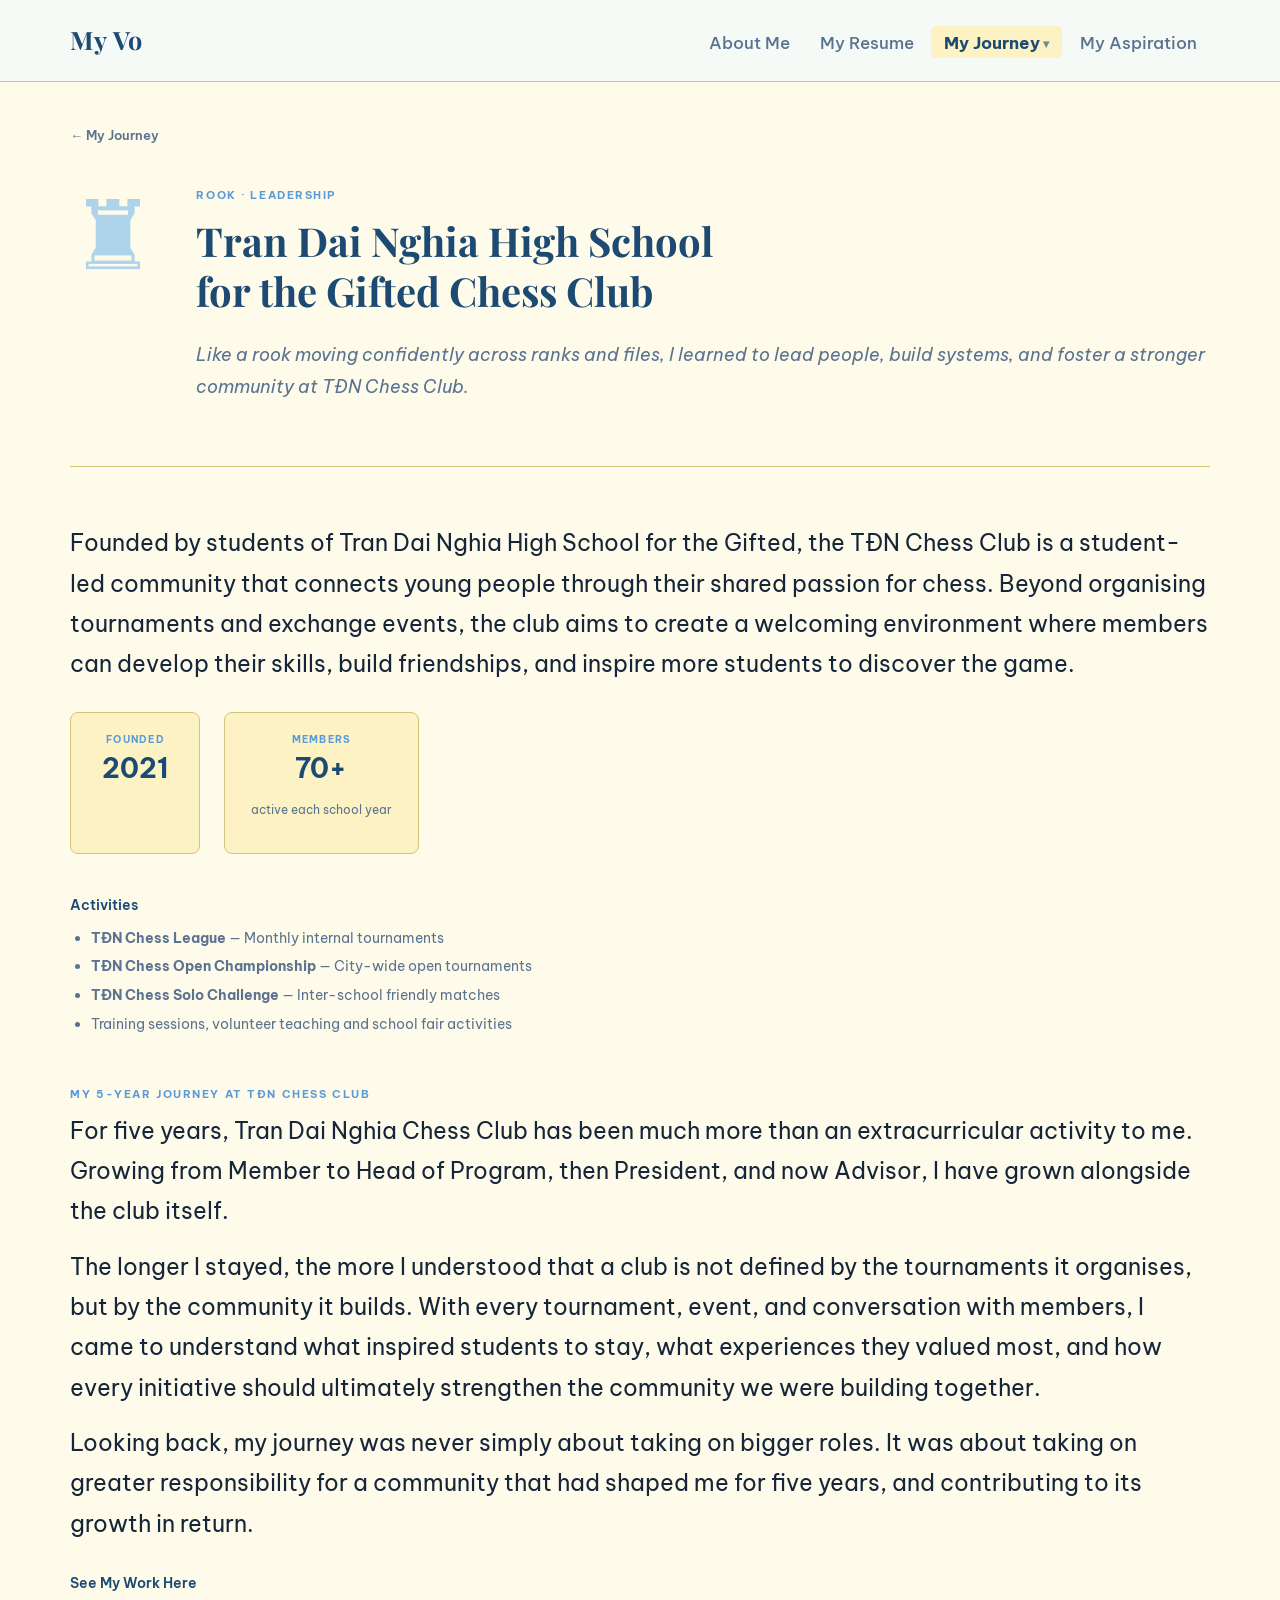
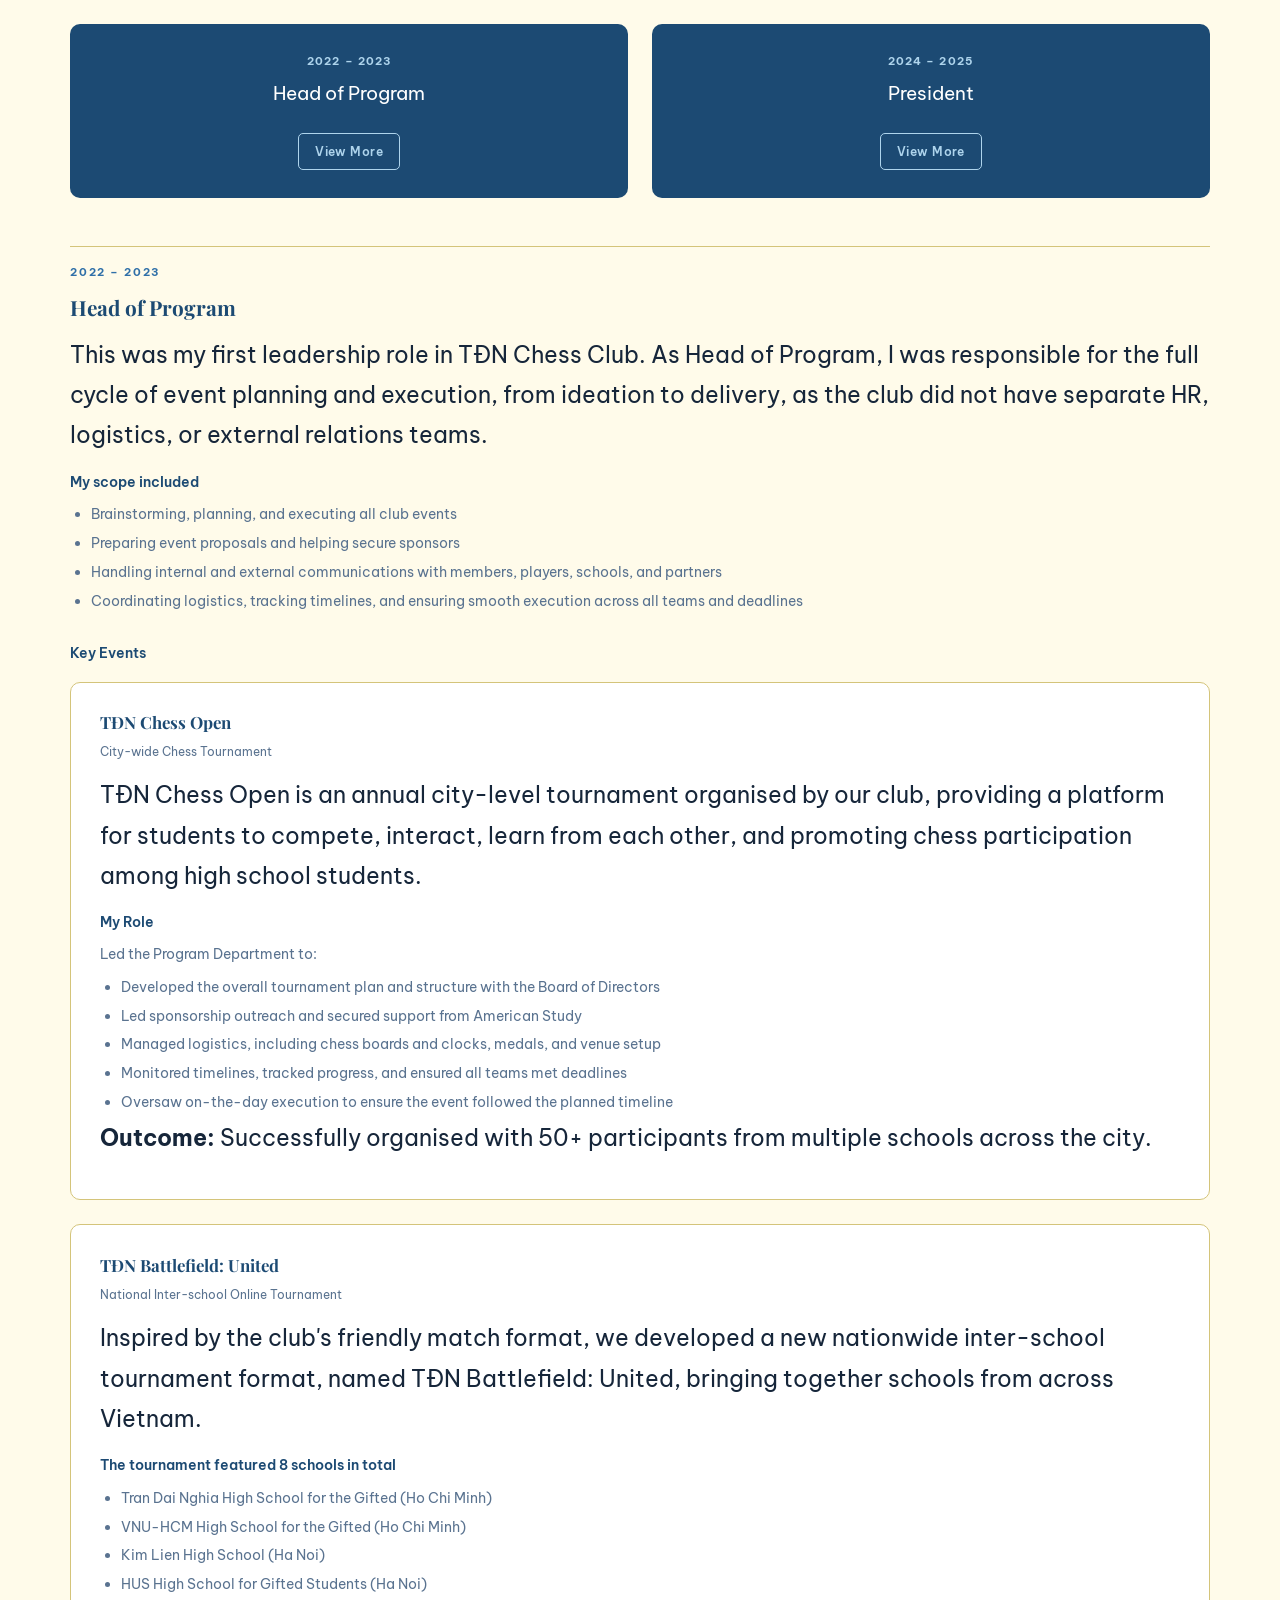
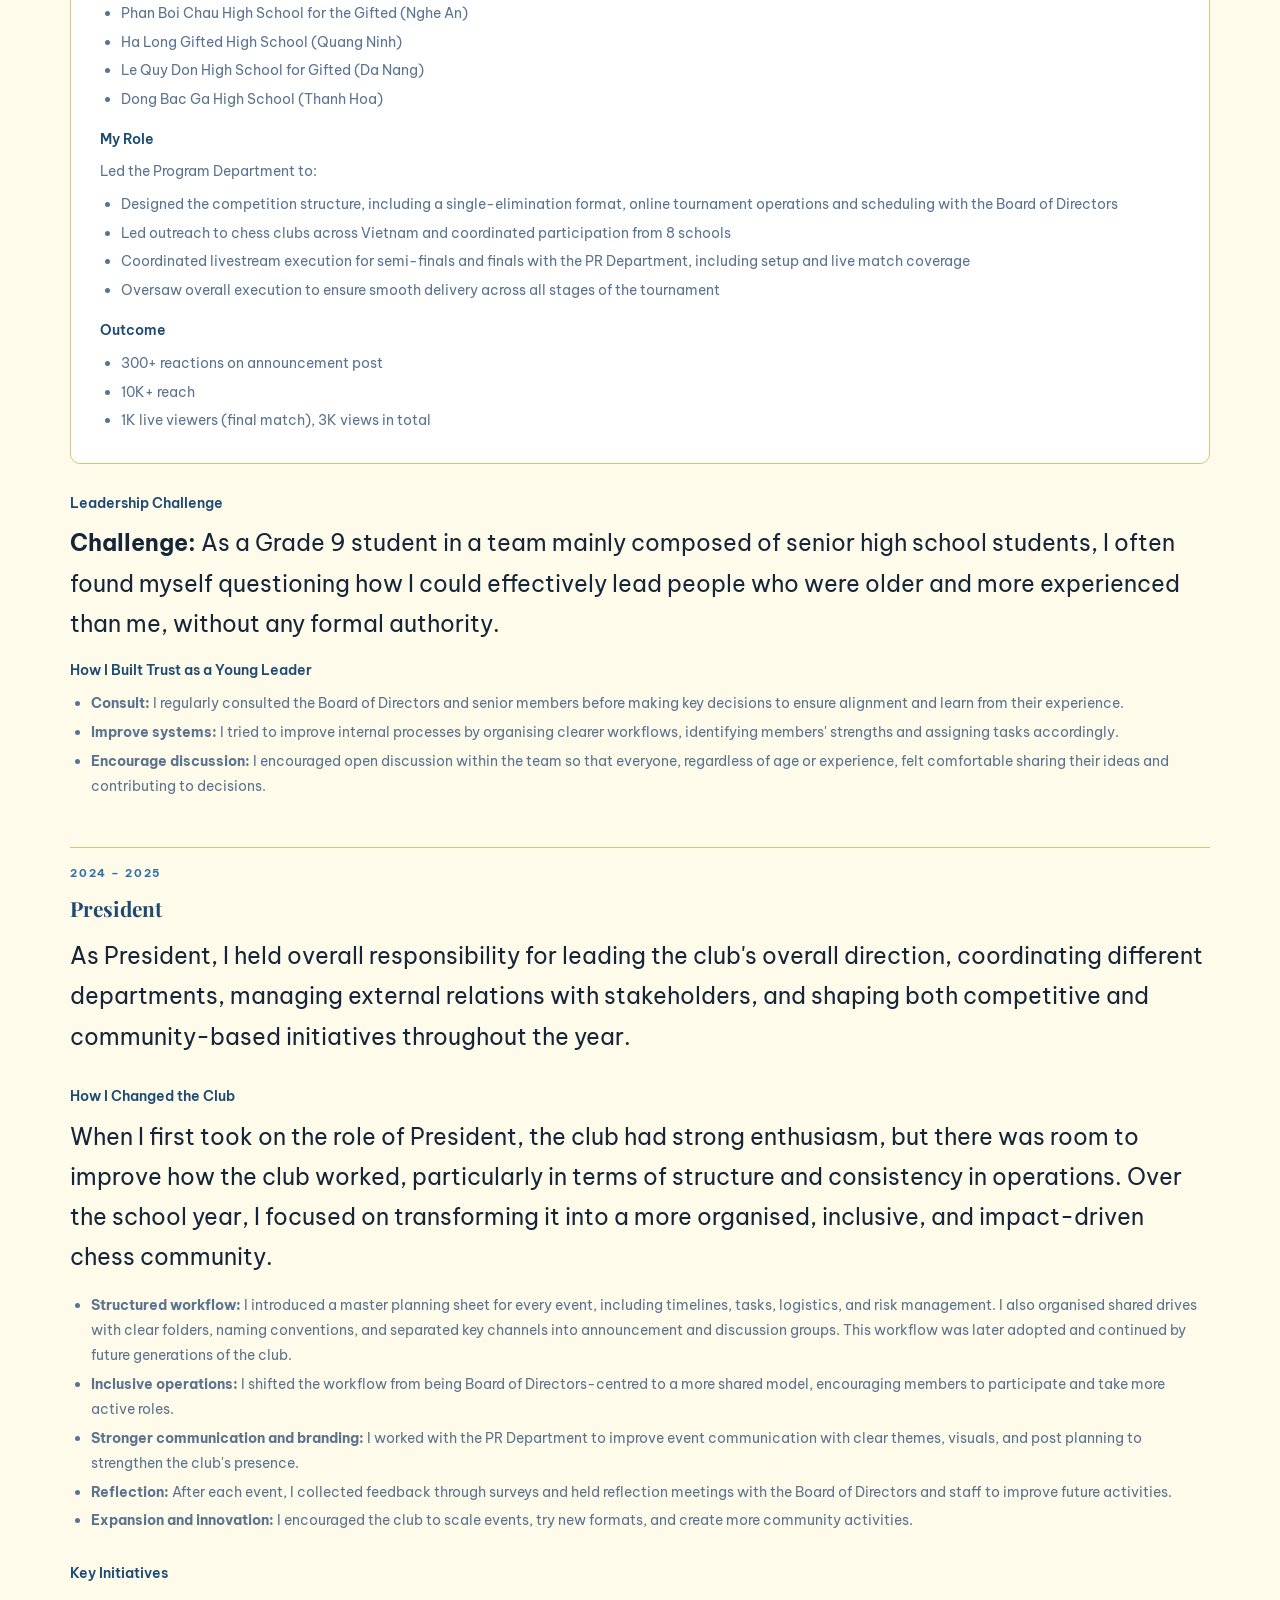
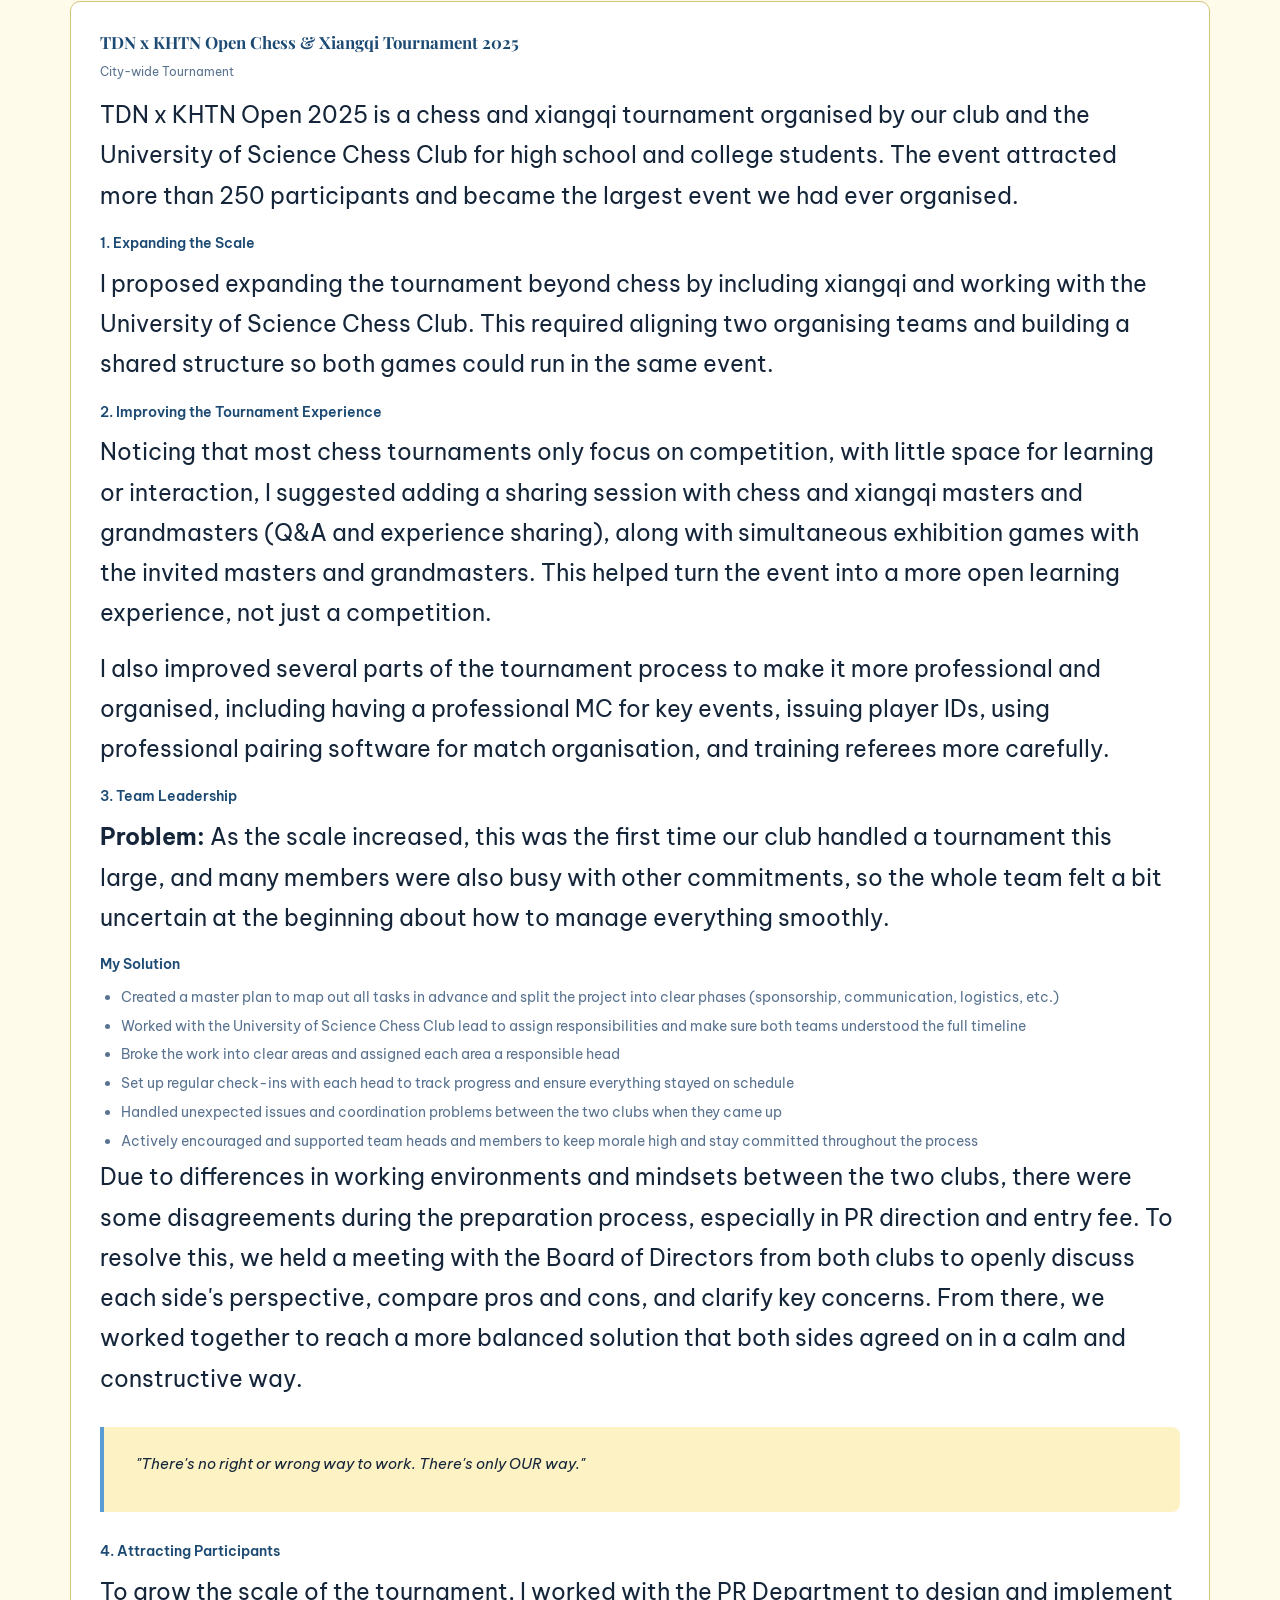
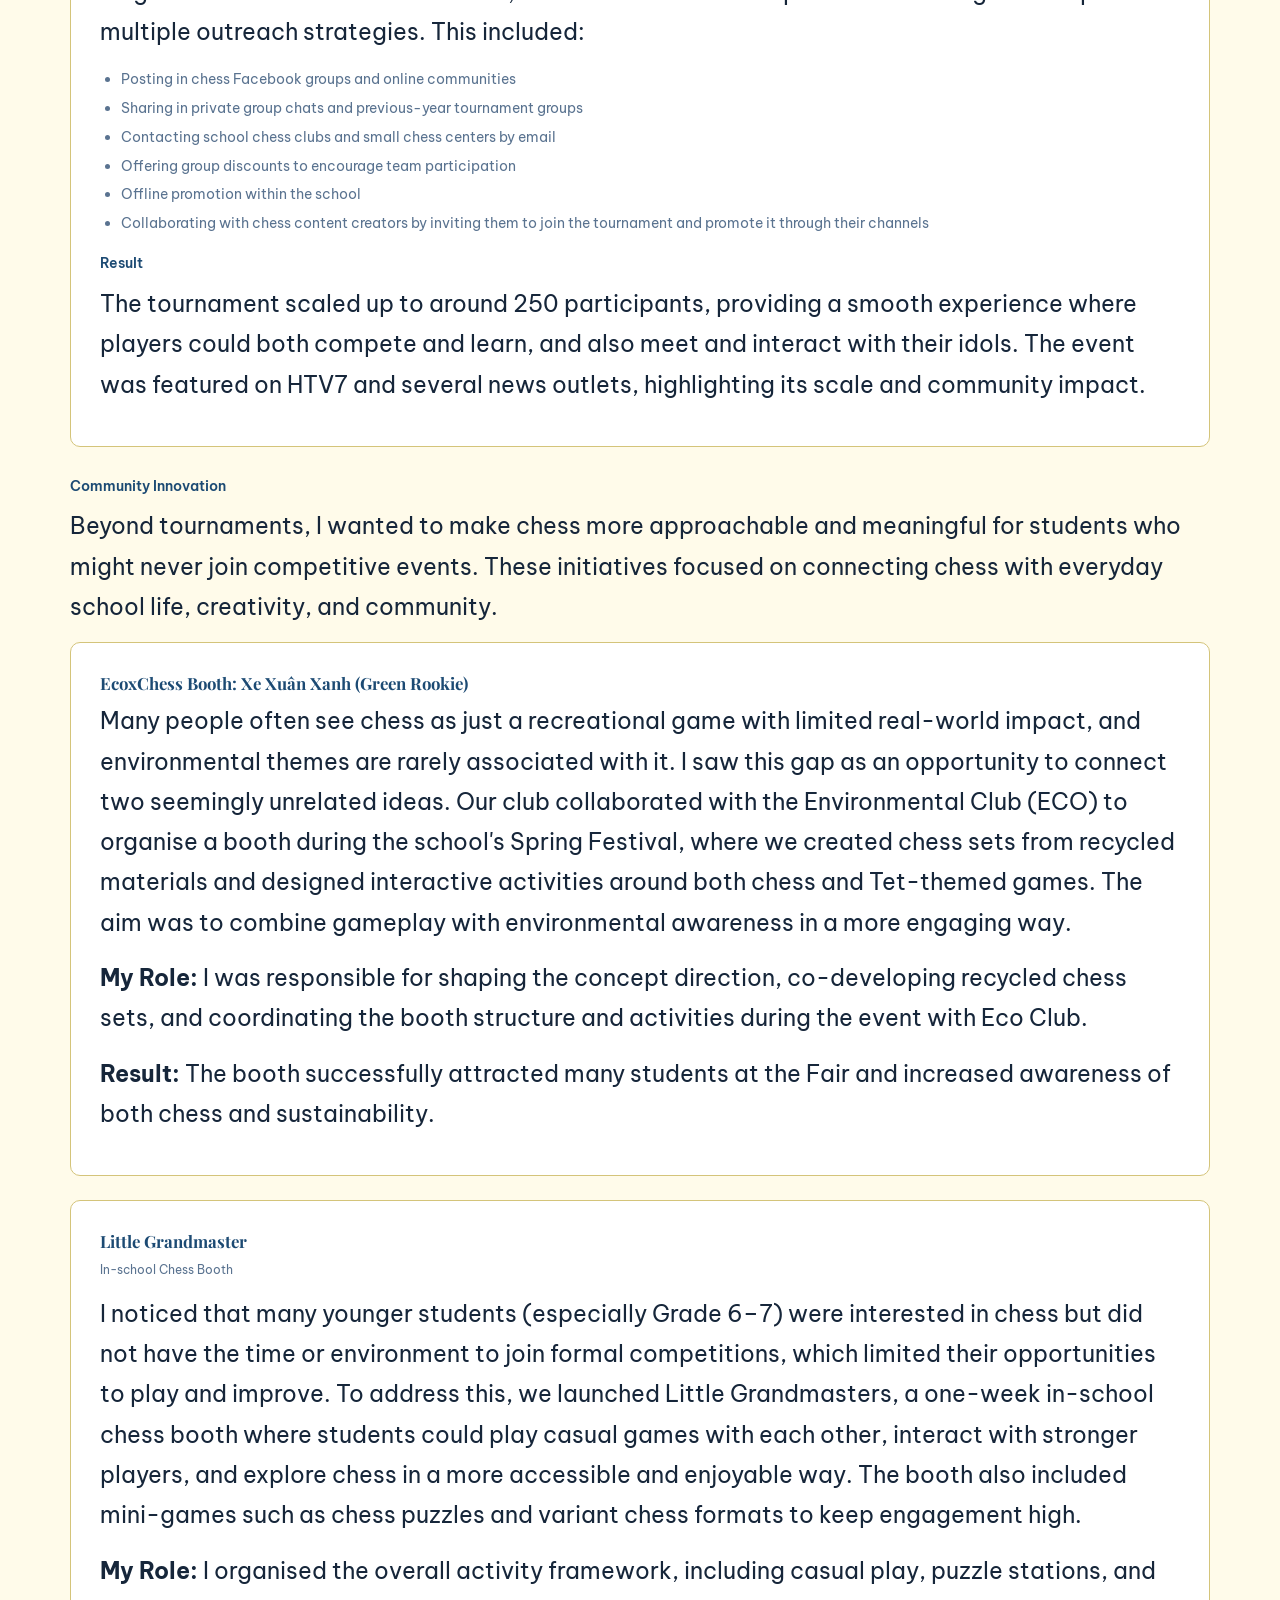
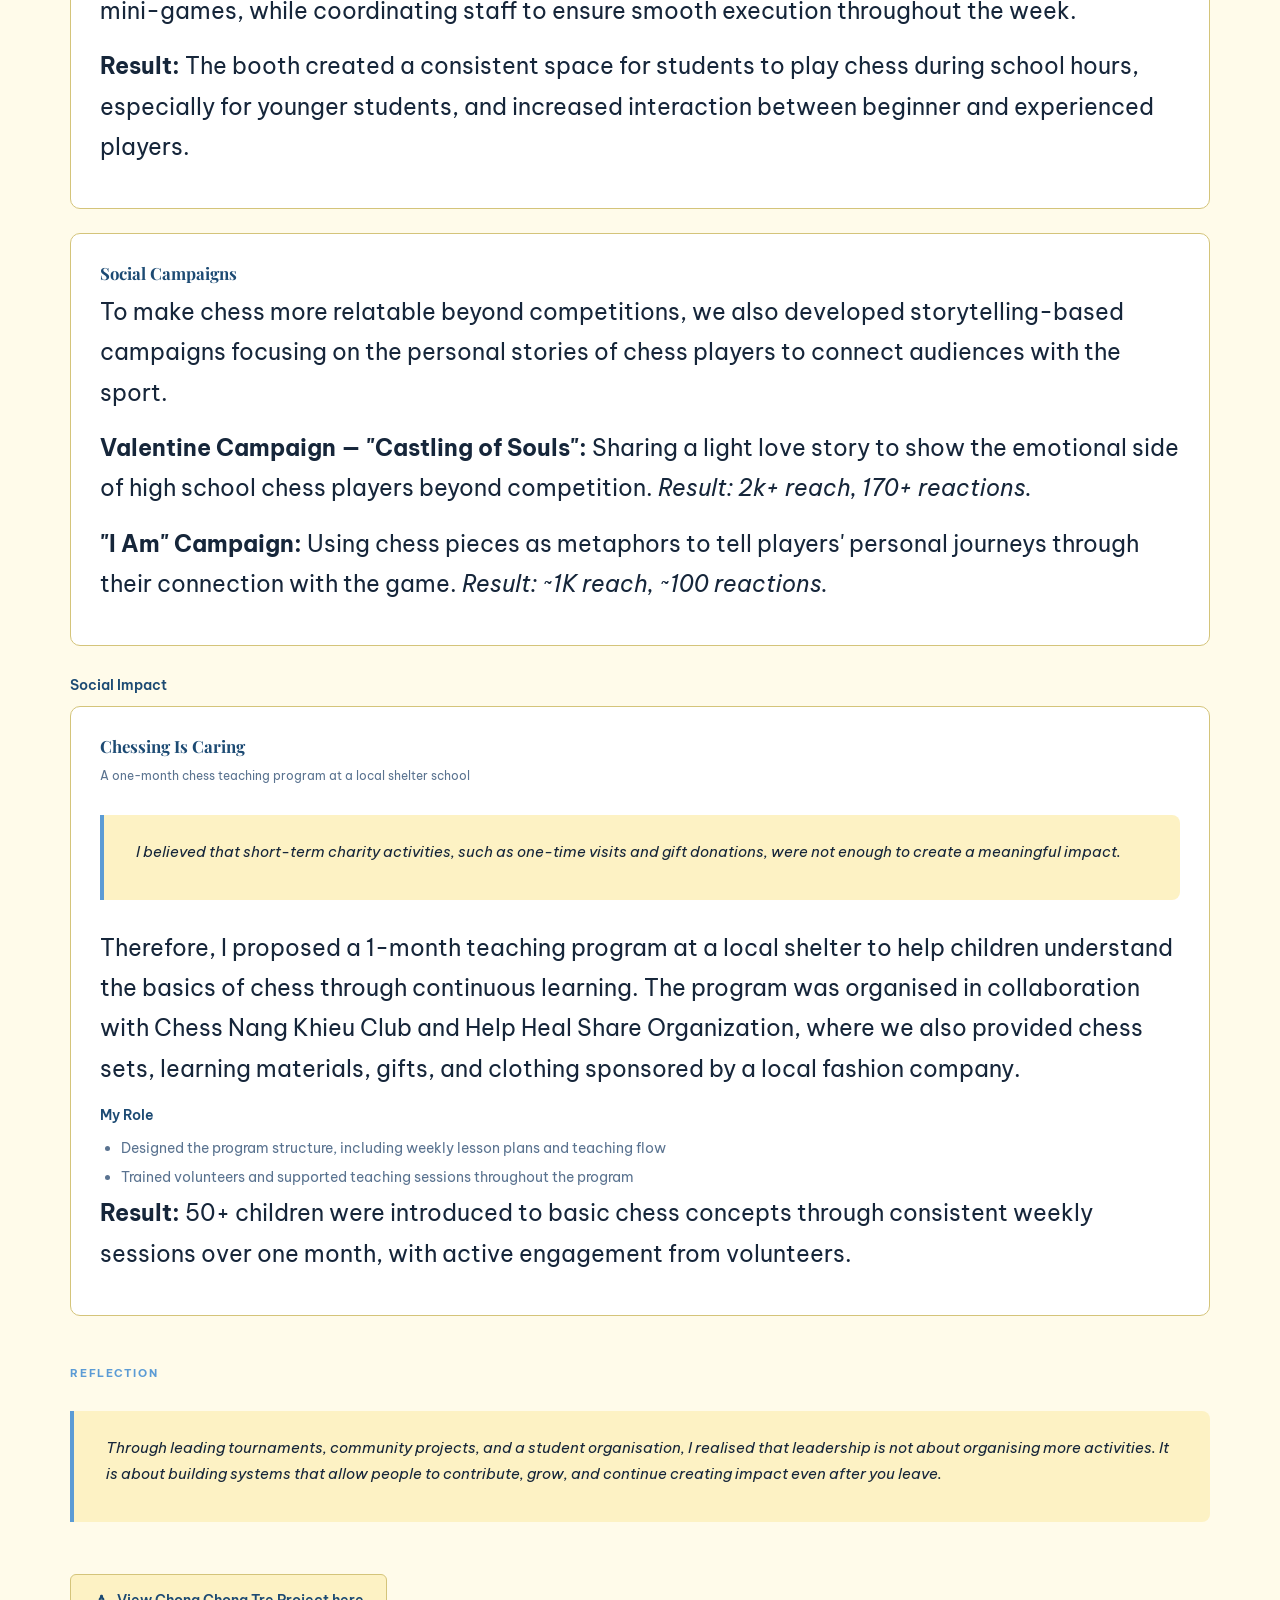
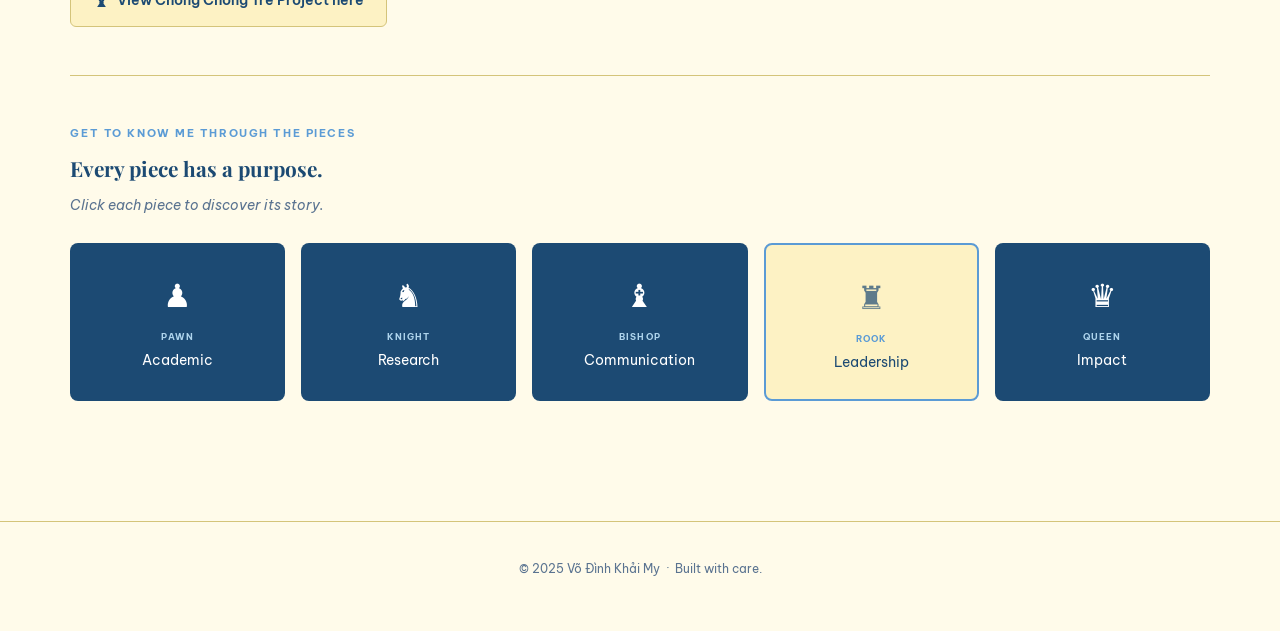
<file: rook.html>
<!DOCTYPE html>
<html lang="en">
<head>
  <meta charset="UTF-8">
  <meta name="viewport" content="width=device-width, initial-scale=1.0">
  <title>My Vo — Rook · Leadership</title>
  <link rel="preconnect" href="https://fonts.googleapis.com">
  <link href="https://fonts.googleapis.com/css2?family=Be+Vietnam+Pro:ital,wght@0,300;0,400;0,500;0,600;0,700;0,800;1,300;1,400;1,500;1,600&family=Playfair+Display:ital,wght@0,400;0,600;0,700;1,400;1,600&display=swap" rel="stylesheet">
  <link rel="stylesheet" href="style.css">
</head>
<body>

<nav>
  <div class="nav-inner">
    <a class="nav-brand" href="index.html">My Vo</a>
    <div class="hamburger" onclick="toggleNav()" aria-label="Menu">
      <span></span><span></span><span></span>
    </div>
    <ul class="nav-links" id="navLinks">
      <li><a href="index.html"                     >About Me</a></li>
      <li><a href="projects.html"                  >My Resume</a></li>
      <li class="nav-dropdown">
        <a href="journey.html" class="active">My Journey</a>
        <ul class="dropdown-menu">
          <li><a href="pawn.html">♟ Pawn · Academic</a></li>
          <li><a href="knight.html">♞ Knight · Research</a></li>
          <li><a href="bishop.html">♝ Bishop · Communication</a></li>
          <li><a href="rook.html">♜ Rook · Leadership</a></li>
          <li><a href="queen.html">♛ Queen · Impact</a></li>
        </ul>
      </li>
      <li><a href="aspiration.html"                >My Aspiration</a></li>
    </ul>
  </div>
</nav>

<div class="page">

  <a href="journey.html" class="back-link">← My Journey</a>

  <!-- HERO -->
  <div class="piece-hero">
    <div class="piece-icon-wrap">♜</div>
    <div>
      <span class="label">Rook · Leadership</span>
      <h2>Tran Dai Nghia High School<br>for the Gifted Chess Club</h2>
      <p class="piece-intro-text">
        Like a rook moving confidently across ranks and files, I learned to lead
        people, build systems, and foster a stronger community at TĐN Chess Club.
      </p>
    </div>
  </div>

  <!-- CLUB OVERVIEW -->
  <div class="story-block">
    <p>Founded by students of Tran Dai Nghia High School for the Gifted, the TĐN
    Chess Club is a student-led community that connects young people through their
    shared passion for chess. Beyond organising tournaments and exchange events, the
    club aims to create a welcoming environment where members can develop their
    skills, build friendships, and inspire more students to discover the game.</p>

    <div class="stats-row">
      <div class="stat-box">
        <p class="stat-label">Founded</p>
        <p class="stat-value">2021</p>
      </div>
      <div class="stat-box">
        <p class="stat-label">Members</p>
        <p class="stat-value">70+</p>
        <p class="stat-denom">active each school year</p>
      </div>
    </div>

    <p style="font-weight:600; color:var(--green-dark); font-size:.85rem; margin-bottom:.5rem;">Activities</p>
    <ul class="bullets">
      <li><strong>TĐN Chess League</strong> — Monthly internal tournaments</li>
      <li><strong>TĐN Chess Open Championship</strong> — City-wide open tournaments</li>
      <li><strong>TĐN Chess Solo Challenge</strong> — Inter-school friendly matches</li>
      <li>Training sessions, volunteer teaching and school fair activities</li>
    </ul>
  </div>

  <!-- 5-YEAR JOURNEY -->
  <div class="story-block">
    <span class="label">My 5-Year Journey at TĐN Chess Club</span>
    <p>For five years, Tran Dai Nghia Chess Club has been much more than an
    extracurricular activity to me. Growing from Member to Head of Program, then
    President, and now Advisor, I have grown alongside the club itself.</p>
    <p>The longer I stayed, the more I understood that a club is not defined by the
    tournaments it organises, but by the community it builds. With every tournament,
    event, and conversation with members, I came to understand what inspired students
    to stay, what experiences they valued most, and how every initiative should
    ultimately strengthen the community we were building together.</p>
    <p>Looking back, my journey was never simply about taking on bigger roles. It was
    about taking on greater responsibility for a community that had shaped me for five
    years, and contributing to its growth in return.</p>

    <p style="font-weight:600; color:var(--green-dark); font-size:.85rem; margin:1.75rem 0 .5rem;">See My Work Here</p>
    <div class="timeline-row">
      <div class="timeline-card">
        <p class="timeline-period">2022 – 2023</p>
        <p class="timeline-role">Head of Program</p>
        <a href="#head-of-program" class="timeline-link">View More</a>
      </div>
      <div class="timeline-card">
        <p class="timeline-period">2024 – 2025</p>
        <p class="timeline-role">President</p>
        <a href="#president" class="timeline-link">View More</a>
      </div>
    </div>
  </div>

  <!-- ERA 1: HEAD OF PROGRAM -->
  <div class="story-block era-heading" id="head-of-program">
    <span class="label">2022 – 2023</span>
    <h3>Head of Program</h3>
    <p>This was my first leadership role in TĐN Chess Club. As Head of Program, I was
    responsible for the full cycle of event planning and execution, from ideation to
    delivery, as the club did not have separate HR, logistics, or external relations
    teams.</p>
    <p style="font-weight:600; color:var(--green-dark); font-size:.85rem; margin-bottom:.5rem;">My scope included</p>
    <ul class="bullets">
      <li>Brainstorming, planning, and executing all club events</li>
      <li>Preparing event proposals and helping secure sponsors</li>
      <li>Handling internal and external communications with members, players, schools, and partners</li>
      <li>Coordinating logistics, tracking timelines, and ensuring smooth execution across all teams and deadlines</li>
    </ul>

    <p style="font-weight:600; color:var(--green-dark); font-size:.85rem; margin:1.75rem 0 1rem;">Key Events</p>

    <div class="event-block">
      <h4>TĐN Chess Open</h4>
      <p class="event-sub">City-wide Chess Tournament</p>
      <p>TĐN Chess Open is an annual city-level tournament organised by our club,
      providing a platform for students to compete, interact, learn from each other,
      and promoting chess participation among high school students.</p>
      <p style="font-weight:600; color:var(--green-dark); font-size:.85rem; margin-bottom:.5rem;">My Role</p>
      <p style="font-size:.85rem; color:var(--muted); margin-bottom:.5rem;">Led the Program Department to:</p>
      <ul class="bullets">
        <li>Developed the overall tournament plan and structure with the Board of Directors</li>
        <li>Led sponsorship outreach and secured support from American Study</li>
        <li>Managed logistics, including chess boards and clocks, medals, and venue setup</li>
        <li>Monitored timelines, tracked progress, and ensured all teams met deadlines</li>
        <li>Oversaw on-the-day execution to ensure the event followed the planned timeline</li>
      </ul>
      <p><strong>Outcome:</strong> Successfully organised with 50+ participants from multiple schools across the city.</p>
    </div>

    <div class="event-block">
      <h4>TĐN Battlefield: United</h4>
      <p class="event-sub">National Inter-school Online Tournament</p>
      <p>Inspired by the club's friendly match format, we developed a new nationwide
      inter-school tournament format, named TĐN Battlefield: United, bringing together
      schools from across Vietnam.</p>
      <p style="font-weight:600; color:var(--green-dark); font-size:.85rem; margin-bottom:.5rem;">The tournament featured 8 schools in total</p>
      <ul class="bullets">
        <li>Tran Dai Nghia High School for the Gifted (Ho Chi Minh)</li>
        <li>VNU-HCM High School for the Gifted (Ho Chi Minh)</li>
        <li>Kim Lien High School (Ha Noi)</li>
        <li>HUS High School for Gifted Students (Ha Noi)</li>
        <li>Phan Boi Chau High School for the Gifted (Nghe An)</li>
        <li>Ha Long Gifted High School (Quang Ninh)</li>
        <li>Le Quy Don High School for Gifted (Da Nang)</li>
        <li>Dong Bac Ga High School (Thanh Hoa)</li>
      </ul>
      <p style="font-weight:600; color:var(--green-dark); font-size:.85rem; margin:1rem 0 .5rem;">My Role</p>
      <p style="font-size:.85rem; color:var(--muted); margin-bottom:.5rem;">Led the Program Department to:</p>
      <ul class="bullets">
        <li>Designed the competition structure, including a single-elimination format, online tournament operations and scheduling with the Board of Directors</li>
        <li>Led outreach to chess clubs across Vietnam and coordinated participation from 8 schools</li>
        <li>Coordinated livestream execution for semi-finals and finals with the PR Department, including setup and live match coverage</li>
        <li>Oversaw overall execution to ensure smooth delivery across all stages of the tournament</li>
      </ul>
      <p style="font-weight:600; color:var(--green-dark); font-size:.85rem; margin:1rem 0 .5rem;">Outcome</p>
      <ul class="bullets">
        <li>300+ reactions on announcement post</li>
        <li>10K+ reach</li>
        <li>1K live viewers (final match), 3K views in total</li>
      </ul>
    </div>

    <p style="font-weight:600; color:var(--green-dark); font-size:.85rem; margin:1.75rem 0 .5rem;">Leadership Challenge</p>
    <p><strong>Challenge:</strong> As a Grade 9 student in a team mainly composed of
    senior high school students, I often found myself questioning how I could
    effectively lead people who were older and more experienced than me, without any
    formal authority.</p>
    <p style="font-weight:600; color:var(--green-dark); font-size:.85rem; margin-bottom:.5rem;">How I Built Trust as a Young Leader</p>
    <ul class="bullets">
      <li><strong>Consult:</strong> I regularly consulted the Board of Directors and senior members before making key decisions to ensure alignment and learn from their experience.</li>
      <li><strong>Improve systems:</strong> I tried to improve internal processes by organising clearer workflows, identifying members' strengths and assigning tasks accordingly.</li>
      <li><strong>Encourage discussion:</strong> I encouraged open discussion within the team so that everyone, regardless of age or experience, felt comfortable sharing their ideas and contributing to decisions.</li>
    </ul>
  </div>

  <!-- ERA 2: PRESIDENT -->
  <div class="story-block era-heading" id="president">
    <span class="label">2024 – 2025</span>
    <h3>President</h3>
    <p>As President, I held overall responsibility for leading the club's overall
    direction, coordinating different departments, managing external relations with
    stakeholders, and shaping both competitive and community-based initiatives
    throughout the year.</p>

    <p style="font-weight:600; color:var(--green-dark); font-size:.85rem; margin:1.75rem 0 .5rem;">How I Changed the Club</p>
    <p>When I first took on the role of President, the club had strong enthusiasm,
    but there was room to improve how the club worked, particularly in terms of
    structure and consistency in operations. Over the school year, I focused on
    transforming it into a more organised, inclusive, and impact-driven chess
    community.</p>
    <ul class="bullets">
      <li><strong>Structured workflow:</strong> I introduced a master planning sheet for every event, including timelines, tasks, logistics, and risk management. I also organised shared drives with clear folders, naming conventions, and separated key channels into announcement and discussion groups. This workflow was later adopted and continued by future generations of the club.</li>
      <li><strong>Inclusive operations:</strong> I shifted the workflow from being Board of Directors-centred to a more shared model, encouraging members to participate and take more active roles.</li>
      <li><strong>Stronger communication and branding:</strong> I worked with the PR Department to improve event communication with clear themes, visuals, and post planning to strengthen the club's presence.</li>
      <li><strong>Reflection:</strong> After each event, I collected feedback through surveys and held reflection meetings with the Board of Directors and staff to improve future activities.</li>
      <li><strong>Expansion and innovation:</strong> I encouraged the club to scale events, try new formats, and create more community activities.</li>
    </ul>

    <p style="font-weight:600; color:var(--green-dark); font-size:.85rem; margin:1.75rem 0 1rem;">Key Initiatives</p>

    <div class="event-block">
      <h4>TDN x KHTN Open Chess &amp; Xiangqi Tournament 2025</h4>
      <p class="event-sub">City-wide Tournament</p>
      <p>TDN x KHTN Open 2025 is a chess and xiangqi tournament organised by our club
      and the University of Science Chess Club for high school and college students.
      The event attracted more than 250 participants and became the largest event we
      had ever organised.</p>

      <p style="font-weight:600; color:var(--green-dark); font-size:.85rem; margin:1rem 0 .5rem;">1. Expanding the Scale</p>
      <p>I proposed expanding the tournament beyond chess by including xiangqi and
      working with the University of Science Chess Club. This required aligning two
      organising teams and building a shared structure so both games could run in the
      same event.</p>

      <p style="font-weight:600; color:var(--green-dark); font-size:.85rem; margin:1rem 0 .5rem;">2. Improving the Tournament Experience</p>
      <p>Noticing that most chess tournaments only focus on competition, with little
      space for learning or interaction, I suggested adding a sharing session with
      chess and xiangqi masters and grandmasters (Q&amp;A and experience sharing), along
      with simultaneous exhibition games with the invited masters and grandmasters.
      This helped turn the event into a more open learning experience, not just a
      competition.</p>
      <p>I also improved several parts of the tournament process to make it more
      professional and organised, including having a professional MC for key events,
      issuing player IDs, using professional pairing software for match organisation,
      and training referees more carefully.</p>

      <p style="font-weight:600; color:var(--green-dark); font-size:.85rem; margin:1rem 0 .5rem;">3. Team Leadership</p>
      <p><strong>Problem:</strong> As the scale increased, this was the first time our
      club handled a tournament this large, and many members were also busy with
      other commitments, so the whole team felt a bit uncertain at the beginning about
      how to manage everything smoothly.</p>
      <p style="font-weight:600; color:var(--green-dark); font-size:.85rem; margin-bottom:.5rem;">My Solution</p>
      <ul class="bullets">
        <li>Created a master plan to map out all tasks in advance and split the project into clear phases (sponsorship, communication, logistics, etc.)</li>
        <li>Worked with the University of Science Chess Club lead to assign responsibilities and make sure both teams understood the full timeline</li>
        <li>Broke the work into clear areas and assigned each area a responsible head</li>
        <li>Set up regular check-ins with each head to track progress and ensure everything stayed on schedule</li>
        <li>Handled unexpected issues and coordination problems between the two clubs when they came up</li>
        <li>Actively encouraged and supported team heads and members to keep morale high and stay committed throughout the process</li>
      </ul>
      <p>Due to differences in working environments and mindsets between the two
      clubs, there were some disagreements during the preparation process, especially
      in PR direction and entry fee. To resolve this, we held a meeting with the Board
      of Directors from both clubs to openly discuss each side's perspective, compare
      pros and cons, and clarify key concerns. From there, we worked together to reach
      a more balanced solution that both sides agreed on in a calm and constructive
      way.</p>
      <blockquote><p>"There's no right or wrong way to work. There's only OUR way."</p></blockquote>

      <p style="font-weight:600; color:var(--green-dark); font-size:.85rem; margin:1rem 0 .5rem;">4. Attracting Participants</p>
      <p>To grow the scale of the tournament, I worked with the PR Department to
      design and implement multiple outreach strategies. This included:</p>
      <ul class="bullets">
        <li>Posting in chess Facebook groups and online communities</li>
        <li>Sharing in private group chats and previous-year tournament groups</li>
        <li>Contacting school chess clubs and small chess centers by email</li>
        <li>Offering group discounts to encourage team participation</li>
        <li>Offline promotion within the school</li>
        <li>Collaborating with chess content creators by inviting them to join the tournament and promote it through their channels</li>
      </ul>

      <p style="font-weight:600; color:var(--green-dark); font-size:.85rem; margin:1rem 0 .5rem;">Result</p>
      <p>The tournament scaled up to around 250 participants, providing a smooth
      experience where players could both compete and learn, and also meet and
      interact with their idols. The event was featured on HTV7 and several news
      outlets, highlighting its scale and community impact.</p>
    </div>

    <p style="font-weight:600; color:var(--green-dark); font-size:.85rem; margin:1.75rem 0 .5rem;">Community Innovation</p>
    <p>Beyond tournaments, I wanted to make chess more approachable and meaningful for
    students who might never join competitive events. These initiatives focused on
    connecting chess with everyday school life, creativity, and community.</p>

    <div class="event-block">
      <h4>EcoxChess Booth: Xe Xuân Xanh (Green Rookie)</h4>
      <p>Many people often see chess as just a recreational game with limited
      real-world impact, and environmental themes are rarely associated with it. I saw
      this gap as an opportunity to connect two seemingly unrelated ideas. Our club
      collaborated with the Environmental Club (ECO) to organise a booth during the
      school's Spring Festival, where we created chess sets from recycled materials and
      designed interactive activities around both chess and Tet-themed games. The aim
      was to combine gameplay with environmental awareness in a more engaging way.</p>
      <p><strong>My Role:</strong> I was responsible for shaping the concept direction,
      co-developing recycled chess sets, and coordinating the booth structure and
      activities during the event with Eco Club.</p>
      <p><strong>Result:</strong> The booth successfully attracted many students at the
      Fair and increased awareness of both chess and sustainability.</p>
    </div>

    <div class="event-block">
      <h4>Little Grandmaster</h4>
      <p class="event-sub">In-school Chess Booth</p>
      <p>I noticed that many younger students (especially Grade 6–7) were interested in
      chess but did not have the time or environment to join formal competitions, which
      limited their opportunities to play and improve. To address this, we launched
      Little Grandmasters, a one-week in-school chess booth where students could play
      casual games with each other, interact with stronger players, and explore chess
      in a more accessible and enjoyable way. The booth also included mini-games such
      as chess puzzles and variant chess formats to keep engagement high.</p>
      <p><strong>My Role:</strong> I organised the overall activity framework, including
      casual play, puzzle stations, and mini-games, while coordinating staff to ensure
      smooth execution throughout the week.</p>
      <p><strong>Result:</strong> The booth created a consistent space for students to
      play chess during school hours, especially for younger students, and increased
      interaction between beginner and experienced players.</p>
    </div>

    <div class="event-block">
      <h4>Social Campaigns</h4>
      <p>To make chess more relatable beyond competitions, we also developed
      storytelling-based campaigns focusing on the personal stories of chess players to
      connect audiences with the sport.</p>
      <p><strong>Valentine Campaign — "Castling of Souls":</strong> Sharing a light love
      story to show the emotional side of high school chess players beyond
      competition. <em>Result: 2k+ reach, 170+ reactions.</em></p>
      <p><strong>"I Am" Campaign:</strong> Using chess pieces as metaphors to tell
      players' personal journeys through their connection with the game.
      <em>Result: ~1K reach, ~100 reactions.</em></p>
    </div>

    <p style="font-weight:600; color:var(--green-dark); font-size:.85rem; margin:1.75rem 0 .5rem;">Social Impact</p>
    <div class="event-block">
      <h4>Chessing Is Caring</h4>
      <p class="event-sub">A one-month chess teaching program at a local shelter school</p>
      <blockquote><p>I believed that short-term charity activities, such as one-time visits and gift donations, were not enough to create a meaningful impact.</p></blockquote>
      <p>Therefore, I proposed a 1-month teaching program at a local shelter to help
      children understand the basics of chess through continuous learning. The program
      was organised in collaboration with Chess Nang Khieu Club and Help Heal Share
      Organization, where we also provided chess sets, learning materials, gifts, and
      clothing sponsored by a local fashion company.</p>
      <p style="font-weight:600; color:var(--green-dark); font-size:.85rem; margin-bottom:.5rem;">My Role</p>
      <ul class="bullets">
        <li>Designed the program structure, including weekly lesson plans and teaching flow</li>
        <li>Trained volunteers and supported teaching sessions throughout the program</li>
      </ul>
      <p><strong>Result:</strong> 50+ children were introduced to basic chess concepts
      through consistent weekly sessions over one month, with active engagement from
      volunteers.</p>
    </div>
  </div>

  <!-- REFLECTION -->
  <div class="story-block">
    <span class="label">Reflection</span>
    <blockquote>
      <p>Through leading tournaments, community projects, and a student organisation,
      I realised that leadership is not about organising more activities. It is about
      building systems that allow people to contribute, grow, and continue creating
      impact even after you leave.</p>
    </blockquote>

    <a href="bishop.html" class="research-link">
      <span class="rook-icon">♝</span>
      View Chong Chong Tre Project here
    </a>
  </div>

  <!-- PIECES NAV -->
  <div class="pieces-nav">
    <span class="label">Get to Know Me Through the Pieces</span>
    <h3>Every piece has a purpose.</h3>
    <p class="pieces-hint">Click each piece to discover its story.</p>
    <div class="pieces-grid">
      <a href="pawn.html" class="piece-card">
        <span class="piece-symbol">♟</span>
        <span class="piece-name">Pawn</span>
        <span class="piece-trait">Academic</span>
      </a>
      <a href="knight.html" class="piece-card">
        <span class="piece-symbol">♞</span>
        <span class="piece-name">Knight</span>
        <span class="piece-trait">Research</span>
      </a>
      <a href="bishop.html" class="piece-card">
        <span class="piece-symbol">♝</span>
        <span class="piece-name">Bishop</span>
        <span class="piece-trait">Communication</span>
      </a>
      <a href="rook.html" class="piece-card active">
        <span class="piece-symbol">♜</span>
        <span class="piece-name">Rook</span>
        <span class="piece-trait">Leadership</span>
      </a>
      <a href="queen.html" class="piece-card">
        <span class="piece-symbol">♛</span>
        <span class="piece-name">Queen</span>
        <span class="piece-trait">Impact</span>
      </a>
    </div>
  </div>

</div>

<footer>
  <p>© 2025 Võ Đình Khải My &nbsp;·&nbsp; Built with care.</p>
</footer>

<script>
  function toggleNav() { document.getElementById('navLinks').classList.toggle('open'); }
</script>
</body>
</html>
</file>
<file: style.css>
*, *::before, *::after { box-sizing: border-box; margin: 0; padding: 0; }

:root {
  --green:        #2f6fa8;
  --green-dark:   #1c4a73;
  --green-mid:    #5b9bd5;
  --green-light:  #aed4ec;
  --bg:           #fffbea;
  --bg-dark:      #fdf2c4;
  --text:         #16263a;
  --muted:        #5a7390;
  --border:       #d4c47a;
  --white:        #ffffff;
}

html { scroll-behavior: smooth; }

body {
  font-family: 'Be Vietnam Pro', sans-serif;
  font-size: 23px;
  background: var(--bg);
  color: var(--text);
  line-height: 1.75;
}

/* ── NAV ─────────────────────────────────────────────── */
nav {
  position: fixed; top: 0; left: 0; right: 0;
  z-index: 100;
  background: rgba(245,250,247,.97);
  backdrop-filter: blur(10px);
  border-bottom: 1px solid var(--border);
  height: 82px;
}

.nav-inner {
  max-width: 1320px;
  margin: 0 auto;
  padding: 0 4.4rem;
  height: 100%;
  display: flex;
  align-items: center;
  justify-content: space-between;
}

.nav-brand {
  font-family: 'Playfair Display', serif;
  font-size: 1.58rem;
  font-weight: 700;
  color: var(--green-dark);
  text-decoration: none;
  letter-spacing: .03em;
  flex-shrink: 0;
}

.nav-links {
  display: flex;
  align-items: center;
  gap: .25rem;
  list-style: none;
}

.nav-links a {
  text-decoration: none;
  color: var(--muted);
  font-size: 1.06rem;
  font-weight: 500;
  padding: .36rem .82rem;
  border-radius: 5px;
  transition: color .2s, background .2s;
}

.nav-links a:hover       { color: var(--green-dark); background: var(--bg-dark); }
.nav-links a.active      { color: var(--green-dark); font-weight: 700; background: var(--bg-dark); }

.nav-links .nav-resume {
  background: var(--green);
  color: var(--white) !important;
  font-weight: 600;
}
.nav-links .nav-resume:hover { background: var(--green-dark); }

.hamburger { display: none; flex-direction: column; gap: 5px; cursor: pointer; }
.hamburger span { display: block; width: 22px; height: 2px; background: var(--green-dark); border-radius: 2px; }

/* ── NAV DROPDOWN ─────────────────────────────────────── */
.nav-dropdown { position: relative; }
.nav-dropdown > a::after { content: ' ▾'; font-size: .7em; opacity: .6; }
.dropdown-menu {
  display: none;
  position: absolute;
  top: calc(100% + .5rem);
  left: 0;
  background: var(--white);
  border: 1px solid var(--border);
  border-radius: 8px;
  padding: .4rem 0;
  list-style: none;
  min-width: 230px;
  box-shadow: 0 8px 28px rgba(22,38,58,.13);
  z-index: 200;
}
.nav-dropdown:hover .dropdown-menu { display: block; }
.dropdown-menu li a {
  display: block;
  padding: .55rem 1.1rem;
  font-size: 1.06rem;
  font-weight: 500;
  color: var(--text);
  text-decoration: none;
  transition: background .15s, color .15s;
  border-radius: 0;
}
.dropdown-menu li a:hover { background: var(--bg-dark); color: var(--green-dark); }

/* ── PAGE WRAPPER ─────────────────────────────────────── */
.page {
  max-width: 1320px;
  margin: 0 auto;
  padding: 7rem 4.4rem 5.5rem;
}

/* ── TYPOGRAPHY ───────────────────────────────────────── */
.label {
  font-size: .7rem;
  letter-spacing: .14em;
  text-transform: uppercase;
  font-weight: 700;
  color: var(--green-mid);
  margin-bottom: .65rem;
  display: block;
}

h1 {
  font-family: 'Playfair Display', serif;
  font-size: clamp(3rem, 7vw, 5.5rem);
  color: var(--green-dark);
  line-height: 1.05;
}

h2 {
  font-family: 'Playfair Display', serif;
  font-size: clamp(1.8rem, 3.5vw, 2.5rem);
  color: var(--green-dark);
  line-height: 1.25;
  margin-bottom: 1.4rem;
}

h3 {
  font-family: 'Playfair Display', serif;
  font-size: 1.3rem;
  color: var(--green-dark);
  margin-bottom: .6rem;
}

p { margin-bottom: .95rem; }

/* ── BUTTONS ──────────────────────────────────────────── */
.btn {
  display: inline-block;
  padding: .7rem 1.45rem;
  border-radius: 6px;
  font-size: .82rem;
  font-weight: 600;
  text-decoration: none;
  transition: all .2s;
  letter-spacing: .02em;
}
.btn-primary { background: var(--green); color: var(--white); }
.btn-primary:hover { background: var(--green-dark); }
.btn-outline { border: 1.5px solid var(--green); color: var(--green); }
.btn-outline:hover { background: var(--green); color: var(--white); }
.btn-accent  { background: var(--green-mid); color: var(--white); }
.btn-accent:hover { background: var(--green); }
.btn-row { display: flex; flex-wrap: wrap; gap: .85rem; }

/* ── SHARED COMPONENTS ────────────────────────────────── */
blockquote {
  background: var(--bg-dark);
  border-left: 4px solid var(--green-mid);
  padding: 1.5rem 2rem;
  border-radius: 0 8px 8px 0;
  margin: 1.75rem 0;
}
blockquote p    { font-style: italic; font-size: .93rem; color: var(--text); margin-bottom: .7rem; }
blockquote cite { font-size: .8rem; color: var(--green); font-style: normal; font-weight: 600; }

ul.bullets { list-style: disc; padding-left: 1.3rem; color: var(--muted); }
ul.bullets li { font-size: .9rem; margin-bottom: .22rem; }

.story-block { margin-bottom: 3rem; }
.story-block .label { margin-bottom: .4rem; }

/* ── ABOUT ME ─────────────────────────────────────────── */
.hero {
  min-height: calc(100vh - 82px);
  display: flex;
  flex-direction: column;
  justify-content: center;
}

.hero-eyebrow {
  font-size: .78rem;
  letter-spacing: .16em;
  text-transform: uppercase;
  color: var(--green-mid);
  font-weight: 600;
  margin-bottom: 1.1rem;
}

.hero-belief {
  font-size: 1.1rem;
  color: var(--muted);
  max-width: 600px;
  font-style: italic;
  margin: 1.4rem 0 2rem;
  line-height: 1.8;
}

.traits { display: flex; flex-wrap: wrap; gap: .85rem; margin-bottom: 2.25rem; }

.trait {
  display: flex; align-items: center; gap: .48rem;
  background: var(--bg-dark);
  border: 1px solid var(--border);
  border-radius: 6px;
  padding: .45rem 1rem;
  font-size: .82rem;
  font-weight: 500;
  color: var(--green-dark);
}
.trait-icon { font-size: 1rem; }

.hero-hook {
  border-left: 3px solid var(--green-mid);
  padding: .1rem 0 .1rem 1.5rem;
  font-family: 'Be Vietnam Pro', sans-serif;
  font-size: 1.2rem;
  font-style: italic;
  color: var(--green-dark);
  max-width: 560px;
  line-height: 1.62;
  margin-bottom: 2.75rem;
}

.hero-photo {
  width: 100%; max-width: 780px;
  aspect-ratio: 16/9;
  background: var(--bg-dark);
  border: 2px dashed var(--border);
  border-radius: 10px;
  display: flex; align-items: center; justify-content: center;
  color: var(--muted); font-size: .85rem;
  margin-bottom: 2.75rem;
  overflow: hidden;
}
.hero-photo img { width: 100%; height: 100%; object-fit: cover; border-radius: 8px; }

/* ── JOURNEY ──────────────────────────────────────────── */
.story-intro {
  font-size: 1.1rem;
  font-style: italic;
  color: var(--muted);
  max-width: 600px;
  margin-bottom: 2.75rem;
  line-height: 1.8;
}

.photos-strip { display: grid; grid-template-columns: repeat(3,1fr); gap: 1rem; margin: 1.75rem 0; }

.photo-box {
  aspect-ratio: 4/3;
  background: var(--bg-dark);
  border: 2px dashed var(--border);
  border-radius: 6px;
  display: flex; align-items: center; justify-content: center;
  color: var(--muted); font-size: .7rem; text-align: center;
  overflow: hidden;
}
.photo-box img { width: 100%; height: 100%; object-fit: cover; }

.pieces-grid { display: grid; grid-template-columns: repeat(5,1fr); gap: 1rem; margin-top: 1.6rem; }

.piece-card {
  background: var(--green-dark);
  color: var(--white);
  border-radius: 8px;
  padding: 1.5rem .8rem;
  text-align: center;
  transition: transform .2s, box-shadow .2s;
}
.piece-card:hover { transform: translateY(-4px); box-shadow: 0 8px 24px rgba(30,84,54,.25); }
.piece-symbol { font-size: 2rem; display: block; margin-bottom: .35rem; }
.piece-name   { font-size: .58rem; letter-spacing: .13em; text-transform: uppercase; color: var(--green-light); font-weight: 700; display: block; margin-bottom: .18rem; }
.piece-trait  { font-family: 'Be Vietnam Pro', sans-serif; font-size: .9rem; }

/* ── PROJECTS / RESUME ────────────────────────────────── */
.project-cards { display: grid; grid-template-columns: repeat(auto-fit, minmax(300px,1fr)); gap: 1.4rem; margin-bottom: 3.25rem; }

.project-card {
  border: 1.5px solid var(--border);
  border-radius: 10px;
  padding: 1.75rem;
  background: var(--white);
  transition: box-shadow .2s;
}
.project-card:hover { box-shadow: 0 4px 22px rgba(46,125,82,.1); }

.project-tag {
  display: inline-block;
  font-size: .65rem; letter-spacing: .1em; text-transform: uppercase;
  font-weight: 700; color: var(--green);
  background: #e9f2fa; border: 1px solid var(--green-light);
  border-radius: 4px; padding: .18rem .52rem;
  margin-bottom: .85rem;
}

.resume-section { margin-bottom: 2.5rem; padding-bottom: 2.5rem; border-bottom: 1px solid var(--border); }
.resume-section:last-child { border-bottom: none; }

.resume-title {
  font-family: 'Playfair Display', serif;
  font-size: clamp(2rem, 3.8vw, 2.67rem);
  font-weight: 700;
  color: var(--green-dark);
  padding-bottom: .55rem;
  border-bottom: 1px solid var(--border);
  margin-bottom: 1.4rem;
  line-height: 1.25;
}

.edu-entry { margin-bottom: 1.4rem; }
.edu-entry:last-child { margin-bottom: 0; }
.edu-school { font-weight: 600; color: var(--green-dark); font-size: .95rem; }
.edu-period  { font-size: .78rem; color: var(--muted); margin-bottom: .42rem; }

.ach-group { margin-bottom: 1.4rem; }
.ach-group:last-child { margin-bottom: 0; }
.ach-group h4 { font-size: .82rem; font-weight: 600; color: var(--green-dark); margin-bottom: .45rem; }

.act-entry { margin-bottom: 1.75rem; padding-bottom: 1.75rem; border-bottom: 1px solid var(--border); }
.act-entry:last-child { border-bottom: none; margin-bottom: 0; padding-bottom: 0; }
.act-meta { display: grid; grid-template-columns: 160px 1fr; gap: .75rem; align-items: start; margin-bottom: .45rem; }
.act-period { font-size: .7rem; color: var(--green); font-weight: 700; letter-spacing: .04em; white-space: nowrap; padding-top: .18rem; }
.act-role { font-weight: 600; color: var(--green-dark); font-size: .92rem; line-height: 1.3; }
.act-org  { font-size: .8rem; color: var(--muted); }

/* ── ASPIRATION ───────────────────────────────────────── */
.asp-quote {
  font-family: 'Be Vietnam Pro', sans-serif;
  font-size: 1.18rem; font-style: italic; color: var(--green-dark);
  border-left: 4px solid var(--green-mid); padding-left: 1.55rem;
  max-width: 680px; line-height: 1.7;
  margin-bottom: 2.75rem;
}

.model-cards { display: grid; grid-template-columns: repeat(auto-fit, minmax(235px,1fr)); gap: 1.2rem; margin: 1.4rem 0 2.75rem; }

.model-card {
  background: var(--bg-dark);
  border: 1px solid var(--border);
  border-radius: 10px;
  padding: 1.75rem 1.5rem;
}
.model-num { font-family: 'Be Vietnam Pro', sans-serif; font-size: 2rem; color: var(--green-mid); font-weight: 700; margin-bottom: .38rem; line-height: 1; }
.model-sub { font-style: italic; font-size: .8rem; color: var(--muted); margin-bottom: .9rem; }

.impact-grid { display: grid; grid-template-columns: 1fr 1fr; gap: 1.2rem; margin: 1.4rem 0 2.75rem; }

.impact-card { background: var(--green-dark); color: var(--white); border-radius: 8px; padding: 1.5rem; }
.impact-card h4 { font-size: .68rem; letter-spacing: .1em; text-transform: uppercase; color: var(--green-light); margin-bottom: .7rem; }
.impact-card ul { list-style: disc; padding-left: 1.2rem; }
.impact-card li { font-size: .82rem; margin-bottom: .22rem; color: #cfe3f3; }

.sdg-row { display: flex; flex-wrap: wrap; gap: 1rem; margin: 1.4rem 0 2.75rem; }
.sdg-card { flex: 1; min-width: 195px; background: var(--green-dark); color: var(--white); border-radius: 8px; padding: 1.2rem 1.5rem; font-size: .8rem; }
.sdg-card strong { display: block; color: var(--green-light); font-size: .85rem; margin-bottom: .38rem; }

.rmit-box { background: var(--green-dark); color: var(--white); border-radius: 12px; padding: 2.75rem 3.25rem; margin-top: 2.75rem; }
.rmit-box .label { color: var(--green-light); }
.rmit-box h2 { color: var(--white); margin-bottom: 1.4rem; }
.rmit-box p  { color: #cfe3f3; margin-bottom: .95rem; }
.rmit-box p:last-child { margin-bottom: 0; }

/* ── PIECES NAV (bottom of journey + sub-pages) ──────── */
.pieces-nav { margin-top: 1rem; padding-top: 3rem; border-top: 1px solid var(--border); }
.pieces-nav .label { margin-bottom: .4rem; }

.pieces-hint {
  font-size: .9rem;
  color: var(--muted);
  font-style: italic;
  margin-bottom: 1.5rem;
  margin-top: -.2rem;
}

/* ── JOURNEY PAGE ─────────────────────────────────────── */
.journey-page > h2        { font-size: 1.3rem; }
.journey-page .story-intro { font-size: 1.1rem; color: var(--text); }
.journey-page .story-block p { font-size: 1.1rem; }

/* ── JOURNEY PAGE — section label headings ────────────── */
.journey-page .story-block .label,
.journey-page .pieces-nav .label {
  font-family: 'Playfair Display', serif;
  font-size: clamp(calc(2rem - 6px), 3.8vw, calc(2.67rem - 6px));
  font-weight: 700;
  color: var(--green-mid);
  letter-spacing: normal;
  text-transform: none;
}
.journey-page > .label {
  font-family: 'Playfair Display', serif;
  font-size: clamp(calc(2rem - 9px), 3.8vw, calc(2.67rem - 9px));
  font-weight: 700;
  letter-spacing: normal;
  text-transform: none;
}

a.piece-card {
  text-decoration: none;
  display: flex;
  flex-direction: column;
  align-items: center;
}
a.piece-card:hover { transform: translateY(-4px); box-shadow: 0 8px 24px rgba(30,84,54,.25); }

.piece-card.active {
  background: var(--bg-dark);
  border: 2px solid var(--green-mid);
  color: var(--green-dark);
}
.piece-card.active .piece-name  { color: var(--green-mid); }
.piece-card.active .piece-trait { color: var(--green-dark); }
.piece-card.active .piece-symbol { opacity: .7; }

/* ── PIECE SUB-PAGE ───────────────────────────────────── */
.piece-hero {
  display: flex;
  align-items: flex-start;
  gap: 2.5rem;
  margin-bottom: 3.5rem;
  padding-bottom: 3rem;
  border-bottom: 1px solid var(--border);
}

.piece-icon-wrap {
  font-size: 6rem;
  line-height: 1;
  color: var(--green-light);
  flex-shrink: 0;
  user-select: none;
}

.piece-intro-text {
  font-family: 'Be Vietnam Pro', sans-serif;
  font-size: 1.15rem;
  font-style: italic;
  color: var(--muted);
  line-height: 1.75;
  margin-top: .5rem;
}

.stats-row {
  display: flex;
  gap: 1.5rem;
  flex-wrap: wrap;
  margin: 1.75rem 0 2.5rem;
}

.stat-box {
  background: var(--bg-dark);
  border: 1px solid var(--border);
  border-radius: 8px;
  padding: 1.1rem 1.6rem;
  min-width: 130px;
  text-align: center;
}

.stat-label { font-size: .65rem; letter-spacing: .12em; text-transform: uppercase; font-weight: 700; color: var(--green-mid); margin-bottom: .3rem; }
.stat-value { font-family: 'Be Vietnam Pro', sans-serif; font-size: 1.7rem; color: var(--green-dark); font-weight: 700; line-height: 1.1; }
.stat-denom { font-size: .75rem; color: var(--muted); margin-top: .1rem; }

.research-link {
  display: inline-flex;
  align-items: center;
  gap: .55rem;
  margin-top: 1.5rem;
  padding: .7rem 1.4rem;
  background: var(--bg-dark);
  border: 1.5px solid var(--border);
  border-radius: 6px;
  text-decoration: none;
  font-size: .85rem;
  font-weight: 600;
  color: var(--green-dark);
  transition: all .2s;
}
.research-link:hover { background: var(--green); color: var(--white); border-color: var(--green); }
.research-link .rook-icon { font-size: 1rem; }

ul.icon-list { list-style: none; padding-left: 0; margin-bottom: 1rem; }
ul.icon-list li { font-size: .88rem; color: var(--text); margin-bottom: .4rem; }

.photo-caption { font-size: .8rem; color: var(--muted); font-style: italic; margin-top: .6rem; }

.insight-box {
  background: var(--bg-dark);
  border: 1px dashed var(--green-light);
  border-radius: 8px;
  padding: 1.25rem 1.5rem;
  font-size: .9rem;
  color: var(--green-dark);
  margin: 1.5rem 0;
}

.outcome-stats { display: flex; flex-wrap: wrap; gap: 1.25rem; margin: 1.5rem 0 2.5rem; }
.outcome-stat {
  flex: 1; min-width: 140px;
  background: var(--green-dark);
  color: var(--white);
  border-radius: 8px;
  padding: 1.5rem 1.2rem;
  text-align: center;
}
.outcome-pct { font-family: 'Be Vietnam Pro', sans-serif; font-size: 2.1rem; font-weight: 700; color: var(--green-light); line-height: 1; margin-bottom: .5rem; }
.outcome-desc { font-size: .78rem; color: #cfe3f3; line-height: 1.4; }

/* ── ROOK TIMELINE ────────────────────────────────────── */
.timeline-row { display: grid; grid-template-columns: 1fr 1fr; gap: 1.5rem; margin: 1.75rem 0 1rem; }
.timeline-card {
  background: var(--green-dark);
  color: var(--white);
  border-radius: 10px;
  padding: 1.75rem 1.5rem;
  text-align: center;
}
.timeline-period { font-size: .7rem; letter-spacing: .1em; text-transform: uppercase; color: var(--green-light); font-weight: 700; margin-bottom: .35rem; }
.timeline-role { font-family: 'Be Vietnam Pro', sans-serif; font-size: 1.2rem; margin-bottom: 1.1rem; }
.timeline-link {
  display: inline-block;
  font-size: .75rem;
  font-weight: 600;
  letter-spacing: .04em;
  color: var(--green-light);
  text-decoration: none;
  border: 1px solid var(--green-light);
  border-radius: 5px;
  padding: .42rem 1rem;
  transition: all .2s;
}
.timeline-link:hover { background: var(--green-light); color: var(--green-dark); }

.era-heading { padding-top: 1rem; margin-top: 2.5rem; border-top: 1px solid var(--border); }
.era-heading .label { color: var(--green); }

.event-block { background: var(--white); border: 1.5px solid var(--border); border-radius: 10px; padding: 1.6rem 1.8rem; margin-bottom: 1.5rem; }
.event-block h4 { font-family: 'Playfair Display', serif; font-size: 1.05rem; color: var(--green-dark); margin-bottom: .2rem; }
.event-block .event-sub { font-size: .78rem; color: var(--muted); margin-bottom: .8rem; }

.back-link {
  display: inline-flex;
  align-items: center;
  gap: .4rem;
  font-size: .8rem;
  font-weight: 600;
  color: var(--muted);
  text-decoration: none;
  margin-bottom: 2.5rem;
  transition: color .2s;
}
.back-link:hover { color: var(--green-dark); }

/* ── FLY-IN ANIMATION ─────────────────────────────────── */
.fly-in {
  opacity: 0;
  transform: translateX(-48px);
  transition: opacity .6s ease, transform .6s ease;
}
.fly-in.visible {
  opacity: 1;
  transform: translateX(0);
}

/* ── RESUME PAGE CONTENT SIZING ───────────────────────── */
.resume-page .resume-section:not(.projects-section) .bullets li { font-size: 1.02rem; }
.resume-page .resume-section:not(.projects-section) .edu-school  { font-size: 1.08rem; }
.resume-page .resume-section:not(.projects-section) .edu-period  { font-size: .91rem; }
.resume-page .resume-section:not(.projects-section) .ach-group h4 { font-size: 1.08rem; }
.resume-page .resume-section:not(.projects-section) .edu-entry,
.resume-page .resume-section:not(.projects-section) .ach-group,
.resume-page .resume-section:not(.projects-section) .act-entry   { padding-left: calc(1.5rem + 1.5px); }

.act-header {
  font-size: 1.08rem;
  font-weight: 700;
  text-transform: uppercase;
  letter-spacing: .04em;
  color: var(--green-dark);
  margin-bottom: .55rem;
}

/* ── FOOTER ───────────────────────────────────────────── */
footer { text-align: center; padding: 2.25rem 2rem; font-size: .78rem; color: var(--muted); border-top: 1px solid var(--border); margin-top: 2rem; }

/* ── RESPONSIVE ───────────────────────────────────────── */
@media (max-width: 768px) {
  .nav-inner { padding: 0 1.5rem; }
  .nav-links {
    display: none;
    position: fixed; top: 82px; left: 0; right: 0;
    background: var(--bg);
    flex-direction: column;
    padding: 1rem 1.5rem 2rem;
    gap: .45rem;
    border-bottom: 1px solid var(--border);
  }
  .nav-links.open { display: flex; }
  .hamburger { display: flex; }
  .page { padding: 5rem 1.5rem 4rem; }
  .photos-strip { grid-template-columns: 1fr 1fr; }
  .pieces-grid  { grid-template-columns: repeat(3,1fr); }
  .impact-grid  { grid-template-columns: 1fr; }
  .rmit-box { padding: 2rem 1.75rem; }
}

@media (max-width: 480px) {
  .pieces-grid { grid-template-columns: repeat(2,1fr); }
}
</file>
